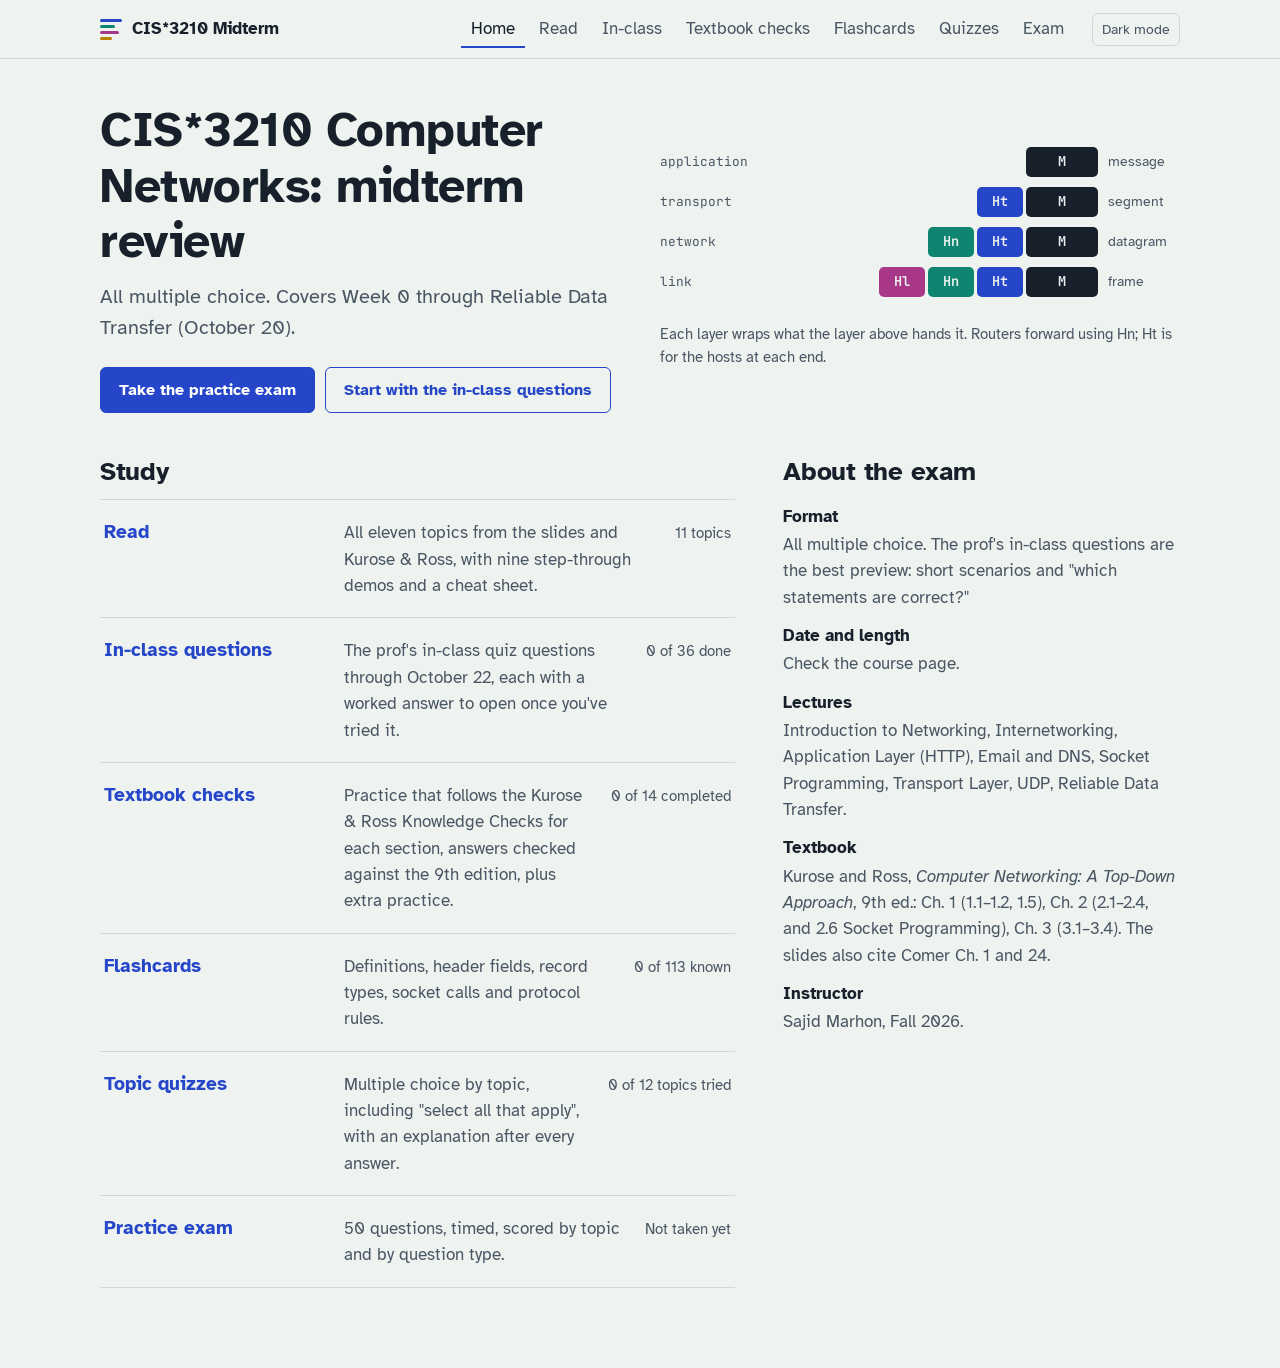
<file: cis3210-study/index.html>
<!doctype html>
<html lang="en">
<head>
  <meta charset="utf-8">
  <meta name="viewport" content="width=device-width, initial-scale=1">
  <title>CIS*3210 Midterm Study</title>
  <meta name="description" content="Reading notes, the prof's in-class questions, flashcards, topic quizzes and a timed practice exam for CIS*3210 Computer Networks.">
  <link rel="preconnect" href="https://fonts.googleapis.com">
  <link rel="preconnect" href="https://fonts.gstatic.com" crossorigin>
  <link href="https://fonts.googleapis.com/css2?family=Atkinson+Hyperlegible:wght@400;700&family=JetBrains+Mono:wght@400;600&display=swap" rel="stylesheet">
  <link rel="stylesheet" href="assets/style.css?v=20261022c">
  <link rel="icon" href="data:image/svg+xml,%3Csvg xmlns='http://www.w3.org/2000/svg' viewBox='0 0 16 16'%3E%3Crect x='0' y='1' width='16' height='3' rx='1' fill='%23a8378a'/%3E%3Crect x='2' y='5' width='14' height='3' rx='1' fill='%230e8570'/%3E%3Crect x='4' y='9' width='12' height='3' rx='1' fill='%232546c9'/%3E%3Crect x='7' y='13' width='9' height='3' rx='1' fill='%2318212b'/%3E%3C/svg%3E">
</head>
<body data-page="home">
  <header id="site-header"></header>
  <main>
    <section class="hero">
      <div>
        <h1>CIS*3210 Computer Networks: midterm review</h1>
        <p class="when" id="when">All multiple choice. Covers Week 0 through Reliable Data Transfer (October 20).</p>
        <p class="countdown" id="countdown"></p>
        <div class="btn-row">
          <a class="btn" href="exam.html">Take the practice exam</a>
          <a class="btn secondary" href="review.html">Start with the in-class questions</a>
        </div>
      </div>
      <figure class="stack" aria-label="A message gains a header at each layer: segment, datagram, frame">
        <div class="stack-row"><span class="stack-name">application</span><div class="stack-pkt"><span class="b m">M</span></div><span class="stack-unit">message</span></div>
        <div class="stack-row"><span class="stack-name">transport</span><div class="stack-pkt"><span class="b ht">Ht</span><span class="b m">M</span></div><span class="stack-unit">segment</span></div>
        <div class="stack-row"><span class="stack-name">network</span><div class="stack-pkt"><span class="b hn">Hn</span><span class="b ht">Ht</span><span class="b m">M</span></div><span class="stack-unit">datagram</span></div>
        <div class="stack-row"><span class="stack-name">link</span><div class="stack-pkt"><span class="b hl">Hl</span><span class="b hn">Hn</span><span class="b ht">Ht</span><span class="b m">M</span></div><span class="stack-unit">frame</span></div>
        <figcaption class="lanes-caption">Each layer wraps what the layer above hands it. Routers forward using Hn; Ht is for the hosts at each end.</figcaption>
      </figure>
    </section>

    <div class="home-grid">
      <section aria-labelledby="study-h">
        <h2 id="study-h" style="margin-top:0">Study</h2>
        <ul class="study-list">
          <li><a href="read.html"><span class="name">Read</span><span class="desc">All eleven topics from the slides and Kurose &amp; Ross, with nine step-through demos and a cheat sheet.</span><span class="stat">11 topics</span></a></li>
          <li><a href="review.html"><span class="name">In-class questions</span><span class="desc">The prof's in-class quiz questions through October 22, each with a worked answer to open once you've tried it.</span><span class="stat" id="stat-review"></span></a></li>
          <li><a href="knowledge.html"><span class="name">Textbook checks</span><span class="desc">Practice that follows the Kurose &amp; Ross Knowledge Checks for each section, answers checked against the 9th edition, plus extra practice.</span><span class="stat" id="stat-kc"></span></a></li>
          <li><a href="flashcards.html"><span class="name">Flashcards</span><span class="desc">Definitions, header fields, record types, socket calls and protocol rules.</span><span class="stat" id="stat-cards"></span></a></li>
          <li><a href="quiz.html"><span class="name">Topic quizzes</span><span class="desc">Multiple choice by topic, including "select all that apply", with an explanation after every answer.</span><span class="stat" id="stat-quiz"></span></a></li>
          <li><a href="exam.html"><span class="name">Practice exam</span><span class="desc">50 questions, timed, scored by topic and by question type.</span><span class="stat" id="stat-exam"></span></a></li>
        </ul>
      </section>

      <aside aria-labelledby="facts-h">
        <h2 id="facts-h" style="margin-top:0">About the exam</h2>
        <dl class="facts">
          <dt>Format</dt>
          <dd>All multiple choice. The prof's in-class questions are the best preview: short scenarios and "which statements are correct?"</dd>
          <dt>Date and length</dt>
          <dd id="date-fact">Check the course page.</dd>
          <dt>Lectures</dt>
          <dd>Introduction to Networking, Internetworking, Application Layer (HTTP), Email and DNS, Socket Programming, Transport Layer, UDP, Reliable Data Transfer.</dd>
          <dt>Textbook</dt>
          <dd>Kurose and Ross, <em>Computer Networking: A Top-Down Approach</em>, 9th ed.: Ch. 1 (1.1–1.2, 1.5), Ch. 2 (2.1–2.4, and 2.6 Socket Programming), Ch. 3 (3.1–3.4). The slides also cite Comer Ch. 1 and 24.</dd>
          <dt>Instructor</dt>
          <dd>Sajid Marhon, Fall 2026.</dd>
        </dl>
      </aside>
    </div>
  </main>

  <script src="assets/common.js?v=20261022c"></script>
  <script src="data/flashcards.js?v=20261022c"></script>
  <script src="data/bank.js?v=20261022c"></script>
  <script src="data/review.js?v=20261022c"></script>
  <script>
    (function () {
      const S = window.Study;
      const d = S.daysUntilExam();
      const cd = document.getElementById('countdown');
      if (d === null) cd.textContent = '';
      else if (d > 1) cd.innerHTML = '<strong>' + d + '</strong> days to go.';
      else if (d === 1) cd.innerHTML = '<strong>Tomorrow.</strong> Skim the cheat sheet and sleep.';
      else if (d === 0) cd.innerHTML = '<strong>Today.</strong> Good luck.';
      else cd.textContent = 'The exam date has passed.';
      if (S.EXAM_DATE) {
        document.getElementById('date-fact').textContent = S.EXAM_DATE.toLocaleDateString(undefined, { weekday: 'long', month: 'long', day: 'numeric' }) + '.';
      }

      document.getElementById('stat-kc').textContent = Object.keys(S.store.get('kcRefProgress', {})).length + ' of 14 completed';
      const known = S.store.get('cardsKnown', []);
      document.getElementById('stat-cards').textContent = known.length + ' of ' + window.FLASHCARDS.length + ' known';

      const rdone = S.store.get('reviewDone', []);
      document.getElementById('stat-review').textContent = rdone.length + ' of ' + window.REVIEW_BANK.length + ' done';

      const best = S.store.get('quizBest', {});
      const done = S.TOPIC_ORDER.filter(t => best[t]).length;
      document.getElementById('stat-quiz').textContent = done + ' of ' + S.TOPIC_ORDER.length + ' topics tried';

      const attempts = S.store.get('examAttempts', []);
      document.getElementById('stat-exam').textContent = attempts.length
        ? 'Best ' + Math.max.apply(null, attempts.map(a => Math.round(100 * a.score / a.total))) + '%'
        : 'Not taken yet';
    })();
  </script>
</body>
</html>
</file>
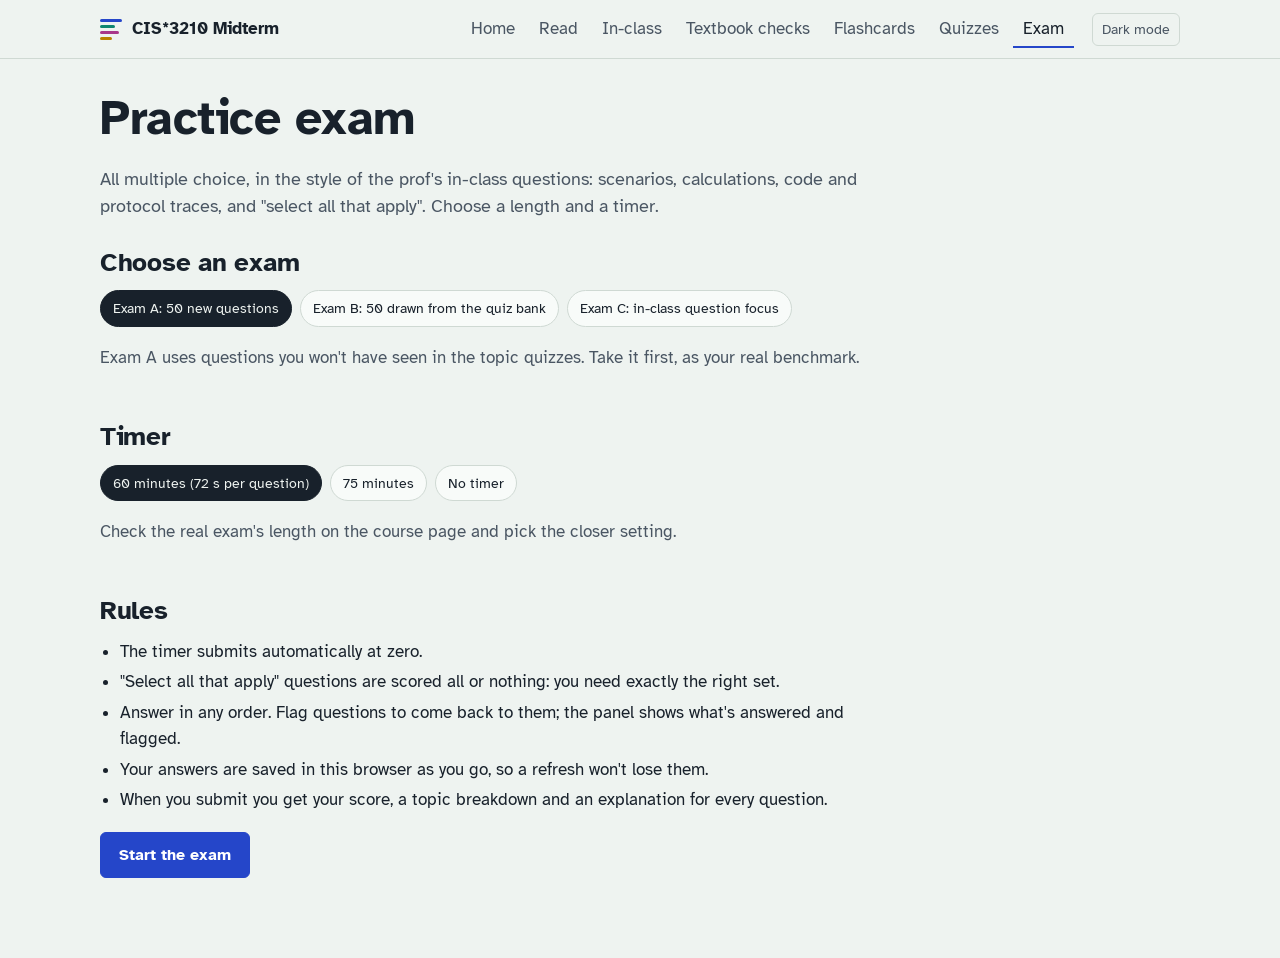
<file: cis3210-study/exam.html>
<!doctype html>
<html lang="en">
<head>
  <meta charset="utf-8">
  <meta name="viewport" content="width=device-width, initial-scale=1">
  <title>Practice exam — CIS*3210 Midterm Study</title>
  <link rel="preconnect" href="https://fonts.googleapis.com">
  <link rel="preconnect" href="https://fonts.gstatic.com" crossorigin>
  <link href="https://fonts.googleapis.com/css2?family=Atkinson+Hyperlegible:wght@400;700&family=JetBrains+Mono:wght@400;600&display=swap" rel="stylesheet">
  <link rel="stylesheet" href="assets/style.css?v=20261022c">
</head>
<body data-page="exam">
  <header id="site-header"></header>
  <main>
    <!-- Start -->
    <div id="start" class="start-panel">
      <div class="page-head">
        <h1>Practice exam</h1>
        <p>All multiple choice, in the style of the prof's in-class questions: scenarios, calculations, code and protocol traces, and "select all that apply". Choose a length and a timer.</p>
      </div>
      <h2 style="margin-top:0">Choose an exam</h2>
      <div class="chip-row" role="radiogroup" aria-label="Exam version" id="versions">
        <button class="chip" type="button" role="radio" data-v="A" aria-pressed="true" aria-checked="true">Exam A: 50 new questions</button>
        <button class="chip" type="button" role="radio" data-v="B" aria-pressed="false" aria-checked="false">Exam B: 50 drawn from the quiz bank</button>
        <button class="chip" type="button" role="radio" data-v="C" aria-pressed="false" aria-checked="false">Exam C: in-class question focus</button>
      </div>
      <p class="muted" id="version-note">Exam A uses questions you won't have seen in the topic quizzes. Take it first, as your real benchmark.</p>
      <h2>Timer</h2>
      <div class="chip-row" role="radiogroup" aria-label="Time limit" id="timers">
        <button class="chip" type="button" role="radio" data-m="60" aria-pressed="true" aria-checked="true">60 minutes (72 s per question)</button>
        <button class="chip" type="button" role="radio" data-m="75" aria-pressed="false" aria-checked="false">75 minutes</button>
        <button class="chip" type="button" role="radio" data-m="0" aria-pressed="false" aria-checked="false">No timer</button>
      </div>
      <p class="muted">Check the real exam's length on the course page and pick the closer setting.</p>
      <h2>Rules</h2>
      <ul class="rules">
        <li>The timer submits automatically at zero.</li>
        <li>"Select all that apply" questions are scored all or nothing: you need exactly the right set.</li>
        <li>Answer in any order. Flag questions to come back to them; the panel shows what's answered and flagged.</li>
        <li>Your answers are saved in this browser as you go, so a refresh won't lose them.</li>
        <li>When you submit you get your score, a topic breakdown and an explanation for every question.</li>
      </ul>
      <div class="btn-row" style="margin-top:18px">
        <button class="btn" type="button" id="begin">Start the exam</button>
        <button class="btn secondary" type="button" id="resume" hidden>Resume exam in progress</button>
      </div>
      <div id="history"></div>
    </div>

    <!-- In progress -->
    <div id="exam" hidden>
      <div class="exam-layout">
        <div id="questions"></div>
        <aside class="exam-side" id="side" aria-label="Exam progress">
          <div class="timer" id="timer" role="timer" aria-live="off">60:00</div>
          <div class="pace" id="pace"></div>
          <div class="btn-row" style="margin-bottom:8px">
            <button class="btn" type="button" id="submit">Submit exam</button>
            <button class="btn quiet grid-toggle" type="button" id="toggle-grid" aria-expanded="false">Questions</button>
          </div>
          <div class="qgrid" id="grid"></div>
          <div class="legend">
            <span><span class="kbd" style="background:var(--ink);color:var(--paper)">12</span> answered</span>
            <span><span class="kbd">12</span> not answered; a gold dot means flagged</span>
          </div>
        </aside>
      </div>
    </div>

    <!-- Results -->
    <div id="results" hidden>
      <div class="exam-layout">
        <div>
          <h1 id="res-title">Exam results</h1>
          <p class="score-big" id="res-score"></p>
          <p class="muted" id="res-sub"></p>
          <h2>By topic</h2>
          <div class="table-wrap"><table class="breakdown" id="by-topic"></table></div>
          <h2>By question type</h2>
          <div class="table-wrap"><table class="breakdown" id="by-kind"></table></div>
          <h2>Review</h2>
          <div class="chip-row" id="review-filter" role="group" aria-label="Show">
            <button class="chip" type="button" data-f="missed" aria-pressed="true">Missed</button>
            <button class="chip" type="button" data-f="flagged" aria-pressed="false">Flagged</button>
            <button class="chip" type="button" data-f="all" aria-pressed="false">All questions</button>
          </div>
          <div id="review"></div>
          <div class="btn-row" style="margin-top:20px">
            <button class="btn" type="button" id="new-exam">Take another exam</button>
            <a class="btn secondary" href="quiz.html">Practice weak topics</a>
          </div>
        </div>
        <aside class="exam-side">
          <div class="qgrid" id="res-grid" style="display:grid"></div>
          <div class="legend"><span>Green = correct, red = wrong or blank. Click a number to jump to it.</span></div>
        </aside>
      </div>
    </div>
  </main>

  <script src="assets/common.js?v=20261022c"></script>
  <script src="data/bank.js?v=20261022c"></script>
  <script src="data/review.js?v=20261022c"></script>
  <script src="data/exam.js?v=20261022c"></script>
  <script>
  (function () {
    const S = window.Study;
    const el = id => document.getElementById(id);
    const LETTERS = ['A', 'B', 'C', 'D', 'E', 'F', 'G', 'H', 'I'];
    const BY_ID = {};
    window.QUIZ_BANK.concat(window.EXAM_A).forEach(q => { BY_ID[q.id] = q; });

    let version = 'A', minutes = 60, st = null, tick = null;

    /* ---------- start screen ---------- */
    function radio(host, attr, onPick) {
      host.querySelectorAll('button').forEach(b => b.addEventListener('click', () => {
        host.querySelectorAll('button').forEach(x => { x.setAttribute('aria-pressed', String(x === b)); x.setAttribute('aria-checked', String(x === b)); });
        onPick(b.dataset[attr]);
      }));
    }
    radio(el('versions'), 'v', v => {
      version = v;
      el('version-note').textContent = v === 'A'
        ? 'Exam A uses questions you won\'t have seen in the topic quizzes. Take it first, as your real benchmark.'
        : v === 'C'
        ? 'Exam C has all ' + window.REVIEW_BANK.length + ' questions built from the prof\'s in-class questions, plus ' + (50 - window.REVIEW_BANK.length) + ' drawn from the other topics.'
        : 'Exam B draws a fresh random 50 from the quiz bank each time, spread across all topics.';
    });
    radio(el('timers'), 'm', m => { minutes = Number(m); });

    const byTopic = (a, b) => S.TOPIC_ORDER.indexOf(a.topic) - S.TOPIC_ORDER.indexOf(b.topic);

    function buildExamC() {
      const review = window.REVIEW_BANK.slice();
      const others = S.shuffle(window.QUIZ_BANK.filter(q => q.topic !== 'review')).slice(0, 50 - review.length);
      return others.concat(review).sort(byTopic);
    }

    function buildExamB() {
      const bank = window.QUIZ_BANK;
      const picked = [];
      S.TOPIC_ORDER.forEach(t => {
        const pool = S.shuffle(bank.filter(q => q.topic === t));
        picked.push.apply(picked, pool.slice(0, Math.round(50 * pool.length / bank.length)));
      });
      const rest = S.shuffle(bank.filter(q => picked.indexOf(q) < 0));
      while (picked.length < 50) picked.push(rest.shift());
      while (picked.length > 50) picked.pop();
      return picked.sort(byTopic);
    }

    function begin() {
      const qs = version === 'A' ? window.EXAM_A.slice() : version === 'C' ? buildExamC() : buildExamB();
      const orders = {};
      qs.forEach(q => { orders[q.id] = S.optionOrder(q); });
      st = { version: version, ids: qs.map(q => q.id), orders: orders, answers: {}, flags: {}, start: Date.now(), minutes: minutes };
      save();
      openExam();
    }

    function save() { S.store.set('examInProgress', st); }
    const duration = () => st.minutes * 60 * 1000;
    const isAnswered = id => S.answered(st.answers[id]);

    function showHistory() {
      const attempts = S.store.get('examAttempts', []);
      const inProgress = S.store.get('examInProgress', null);
      el('resume').hidden = !inProgress;
      if (!attempts.length) { el('history').innerHTML = ''; return; }
      el('history').innerHTML = '<h2>Past attempts</h2><div class="table-wrap"><table><thead><tr><th>Date</th><th>Exam</th><th>Score</th><th>Time used</th></tr></thead><tbody>' +
        attempts.slice().reverse().map(a => '<tr><td>' + new Date(a.when).toLocaleString() + '</td><td>' + a.version + '</td><td>' + a.score + ' / ' + a.total + ' (' + Math.round(100 * a.score / a.total) + '%)</td><td>' + (a.used === null ? 'Untimed' : fmtTime(a.used)) + '</td></tr>').join('') +
        '</tbody></table></div>';
    }

    /* ---------- exam ---------- */
    function optionButtons(q, i) {
      const ord = st.orders[q.id], multi = S.isMulti(q), mine = st.answers[q.id];
      const isOn = oi => multi ? Array.isArray(mine) && mine.indexOf(oi) >= 0 : mine === oi;
      return '<div class="options" role="' + (multi ? 'group' : 'radiogroup') + '" aria-label="Question ' + (i + 1) + ' choices">' +
        ord.map((oi, k) => '<button class="option' + (multi ? ' multi' : '') + '" type="button" role="' + (multi ? 'checkbox' : 'radio') + '" data-i="' + i + '" data-o="' + oi + '" aria-checked="' + isOn(oi) + '"><span class="letter">' + LETTERS[k] + '</span><span>' + S.md(q.options[oi]) + '</span></button>').join('') +
        '</div>';
    }

    function openExam() {
      el('start').hidden = true; el('results').hidden = true; el('exam').hidden = false;
      const qs = st.ids.map(id => BY_ID[id]);
      el('questions').innerHTML = qs.map((q, i) =>
        '<section class="exam-q" id="q-' + i + '">' +
        '<div class="q-meta"><span>Question ' + (i + 1) + ' of ' + qs.length + '</span><span>' + S.KIND_LABEL[q.kind] + '</span></div>' +
        S.stemHTML(q) + optionButtons(q, i) +
        '<div class="btn-row"><button class="btn quiet flag-btn" type="button" data-i="' + i + '" aria-pressed="' + Boolean(st.flags[q.id]) + '">' + (st.flags[q.id] ? 'Flagged' : 'Flag for review') + '</button>' +
        '<button class="btn quiet clear-btn" type="button" data-i="' + i + '">Clear answer</button></div></section>').join('');

      el('questions').querySelectorAll('.option').forEach(b => b.addEventListener('click', () => {
        const i = Number(b.dataset.i), q = BY_ID[st.ids[i]], oi = Number(b.dataset.o);
        if (S.isMulti(q)) {
          const cur = Array.isArray(st.answers[q.id]) ? st.answers[q.id].slice() : [];
          const at = cur.indexOf(oi);
          if (at >= 0) cur.splice(at, 1); else cur.push(oi);
          if (cur.length) st.answers[q.id] = cur.sort(); else delete st.answers[q.id];
          b.setAttribute('aria-checked', String(at < 0));
        } else {
          st.answers[q.id] = oi;
          b.parentElement.querySelectorAll('.option').forEach(x => x.setAttribute('aria-checked', String(x === b)));
        }
        save(); updateGrid();
      }));
      el('questions').querySelectorAll('.flag-btn').forEach(b => b.addEventListener('click', () => {
        const q = BY_ID[st.ids[Number(b.dataset.i)]];
        st.flags[q.id] = !st.flags[q.id];
        b.setAttribute('aria-pressed', String(st.flags[q.id]));
        b.textContent = st.flags[q.id] ? 'Flagged' : 'Flag for review';
        save(); updateGrid();
      }));
      el('questions').querySelectorAll('.clear-btn').forEach(b => b.addEventListener('click', () => {
        const i = Number(b.dataset.i), q = BY_ID[st.ids[i]];
        delete st.answers[q.id];
        el('q-' + i).querySelectorAll('.option').forEach(x => x.setAttribute('aria-checked', 'false'));
        save(); updateGrid();
      }));

      el('grid').innerHTML = st.ids.map((id, i) => '<button type="button" data-i="' + i + '">' + (i + 1) + '</button>').join('');
      el('grid').querySelectorAll('button').forEach(b => b.addEventListener('click', () => jump(Number(b.dataset.i))));
      updateGrid();

      clearInterval(tick);
      if (st.minutes) { tick = setInterval(updateTimer, 1000); updateTimer(); }
      else { el('timer').textContent = 'Untimed'; }
      window.scrollTo(0, 0);
    }

    function jump(i) {
      const target = el('q-' + i) || el('rq-' + i);
      if (target) target.scrollIntoView({ behavior: 'smooth', block: 'start' });
      el('side').classList.remove('open'); el('toggle-grid').setAttribute('aria-expanded', 'false');
    }

    function updateGrid() {
      const n = st.ids.filter(isAnswered).length;
      el('grid').querySelectorAll('button').forEach((b, i) => {
        const id = st.ids[i];
        b.classList.toggle('answered', isAnswered(id));
        b.classList.toggle('flagged', Boolean(st.flags[id]));
        b.setAttribute('aria-label', 'Question ' + (i + 1) + (isAnswered(id) ? ', answered' : ', not answered') + (st.flags[id] ? ', flagged' : ''));
      });
      el('submit').textContent = 'Submit exam (' + n + '/' + st.ids.length + ')';
      if (!st.minutes) el('pace').textContent = n + ' of ' + st.ids.length + ' answered';
    }

    function fmtTime(ms) {
      const s = Math.max(0, Math.round(ms / 1000));
      return Math.floor(s / 60) + ':' + String(s % 60).padStart(2, '0');
    }

    function updateTimer() {
      const elapsed = Date.now() - st.start;
      const left = duration() - elapsed;
      el('timer').textContent = fmtTime(left);
      el('timer').classList.toggle('low', left < 5 * 60 * 1000);
      const per = duration() / st.ids.length;
      const target = Math.min(st.ids.length, Math.floor(elapsed / per) + 1);
      const n = st.ids.filter(isAnswered).length;
      el('pace').textContent = n + ' of ' + st.ids.length + ' answered. On pace you\'d be at question ' + target + '.';
      if (left <= 0) { clearInterval(tick); submit(true); }
    }

    function submit(auto) {
      const blank = st.ids.filter(id => !isAnswered(id)).length;
      if (!auto && blank > 0 && !window.confirm(blank + ' question' + (blank === 1 ? ' is' : 's are') + ' unanswered. Submit anyway?')) return;
      clearInterval(tick);
      const qs = st.ids.map(id => BY_ID[id]);
      const score = qs.filter(q => S.isCorrect(q, st.answers[q.id])).length;
      const used = st.minutes ? Math.min(Date.now() - st.start, duration()) : null;
      const attempts = S.store.get('examAttempts', []);
      attempts.push({ when: Date.now(), version: st.version, score: score, total: qs.length, used: used });
      S.store.set('examAttempts', attempts);
      S.store.remove('examInProgress');
      showResults(qs, score, used, auto);
    }

    /* ---------- results ---------- */
    let reviewFilter = 'missed', lastQs = [];
    function showResults(qs, score, used, auto) {
      lastQs = qs;
      el('exam').hidden = true; el('results').hidden = false;
      const pct = Math.round(100 * score / qs.length);
      el('res-title').textContent = 'Exam ' + st.version + ' results';
      el('res-score').textContent = score + ' / ' + qs.length + ' (' + pct + '%)';
      el('res-sub').textContent = (auto ? 'Time ran out. ' : '') + (used === null ? 'Untimed attempt.' : 'Time used: ' + fmtTime(used) + ' of ' + st.minutes + ':00.');

      function table(keys, keyOf, label) {
        const rows = keys.map(k => {
          const sub = qs.filter(q => keyOf(q) === k);
          if (!sub.length) return '';
          const right = sub.filter(q => S.isCorrect(q, st.answers[q.id])).length;
          const p = Math.round(100 * right / sub.length);
          return '<tr><td>' + S.esc(label(k)) + '</td><td class="bar-cell"><div class="mini-bar"><span style="width:' + p + '%"></span></div></td><td>' + right + ' / ' + sub.length + '</td></tr>';
        }).join('');
        return '<thead><tr><th>Area</th><th class="bar-cell">Score</th><th>Correct</th></tr></thead><tbody>' + rows + '</tbody>';
      }
      el('by-topic').innerHTML = table(S.TOPIC_ORDER, q => q.topic, k => S.TOPICS[k]);
      el('by-kind').innerHTML = table(['concept', 'scenario', 'calc', 'code', 'multi'], q => S.isMulti(q) ? 'multi' : q.kind,
        k => k === 'multi' ? 'Select all that apply (any type)' : S.KIND_LABEL[k]);

      el('res-grid').innerHTML = qs.map((q, i) => '<button type="button" data-i="' + i + '" class="' + (S.isCorrect(q, st.answers[q.id]) ? 'right' : 'miss') + '">' + (i + 1) + '</button>').join('');
      el('res-grid').querySelectorAll('button').forEach(b => b.addEventListener('click', () => {
        if (reviewFilter !== 'all') setFilter('all');
        jump(Number(b.dataset.i));
      }));
      renderReview();
      window.scrollTo(0, 0);
    }

    function setFilter(f) {
      reviewFilter = f;
      el('review-filter').querySelectorAll('button').forEach(x => x.setAttribute('aria-pressed', String(x.dataset.f === f)));
      renderReview();
    }
    el('review-filter').querySelectorAll('button').forEach(b => b.addEventListener('click', () => setFilter(b.dataset.f)));

    function renderReview() {
      const items = lastQs.map((q, i) => ({ q: q, i: i })).filter(o => {
        const ok = S.isCorrect(o.q, st.answers[o.q.id]);
        return reviewFilter === 'all' || (reviewFilter === 'missed' && !ok) || (reviewFilter === 'flagged' && st.flags[o.q.id]);
      });
      if (!items.length) {
        el('review').innerHTML = '<p>' + (reviewFilter === 'missed' ? 'You missed nothing.' : 'You didn\'t flag any questions.') + '</p>';
        return;
      }
      el('review').innerHTML = items.map(o => {
        const q = o.q, ord = st.orders[q.id], mine = st.answers[q.id], ok = S.isCorrect(q, mine);
        const chose = oi => Array.isArray(mine) ? mine.indexOf(oi) >= 0 : mine === oi;
        return '<section class="exam-q" id="rq-' + o.i + '"><div class="q-meta"><span>Question ' + (o.i + 1) + '</span><span>' + S.TOPICS[q.topic] + '</span><span>' + S.KIND_LABEL[q.kind] + '</span></div>' +
          S.stemHTML(q) + '<div class="options">' +
          ord.map((oi, k) => {
            const right = S.isRightOption(q, oi), c = chose(oi);
            const cls = right && c ? ' correct' : right ? (S.isMulti(q) ? ' missed' : ' correct') : c ? ' wrong' : '';
            return '<div class="option' + (S.isMulti(q) ? ' multi' : '') + cls + '"><span class="letter">' + LETTERS[k] + '</span><span>' + S.md(q.options[oi]) +
              (q.explain ? '<span class="opt-why">' + S.md(q.explain[oi]) + '</span>' : '') + '</span></div>';
          }).join('') +
          '</div><div class="feedback ' + (ok ? 'ok' : 'no') + '"><strong>' + (ok ? 'Correct.' : (!S.answered(mine) ? 'Not answered.' : 'Incorrect.')) + '</strong>' + S.md(q.why) + '</div>' + S.extrasHTML(q) + '</section>';
      }).join('');
    }

    /* ---------- wiring ---------- */
    el('begin').addEventListener('click', () => {
      if (S.store.get('examInProgress', null) && !window.confirm('Start a new exam? Your exam in progress will be discarded.')) return;
      begin();
    });
    el('resume').addEventListener('click', () => {
      st = S.store.get('examInProgress', null);
      if (!st || !st.ids.every(id => BY_ID[id])) { S.store.remove('examInProgress'); showHistory(); return; }
      if (st.minutes === undefined) st.minutes = 60;
      if (st.minutes && Date.now() - st.start >= duration()) { openExam(); submit(true); return; }
      openExam();
    });
    el('submit').addEventListener('click', () => submit(false));
    el('toggle-grid').addEventListener('click', () => {
      const open = el('side').classList.toggle('open');
      el('toggle-grid').setAttribute('aria-expanded', String(open));
    });
    el('new-exam').addEventListener('click', () => {
      el('results').hidden = true; el('start').hidden = false; showHistory(); window.scrollTo(0, 0);
    });

    showHistory();
  })();
  </script>
</body>
</html>
</file>
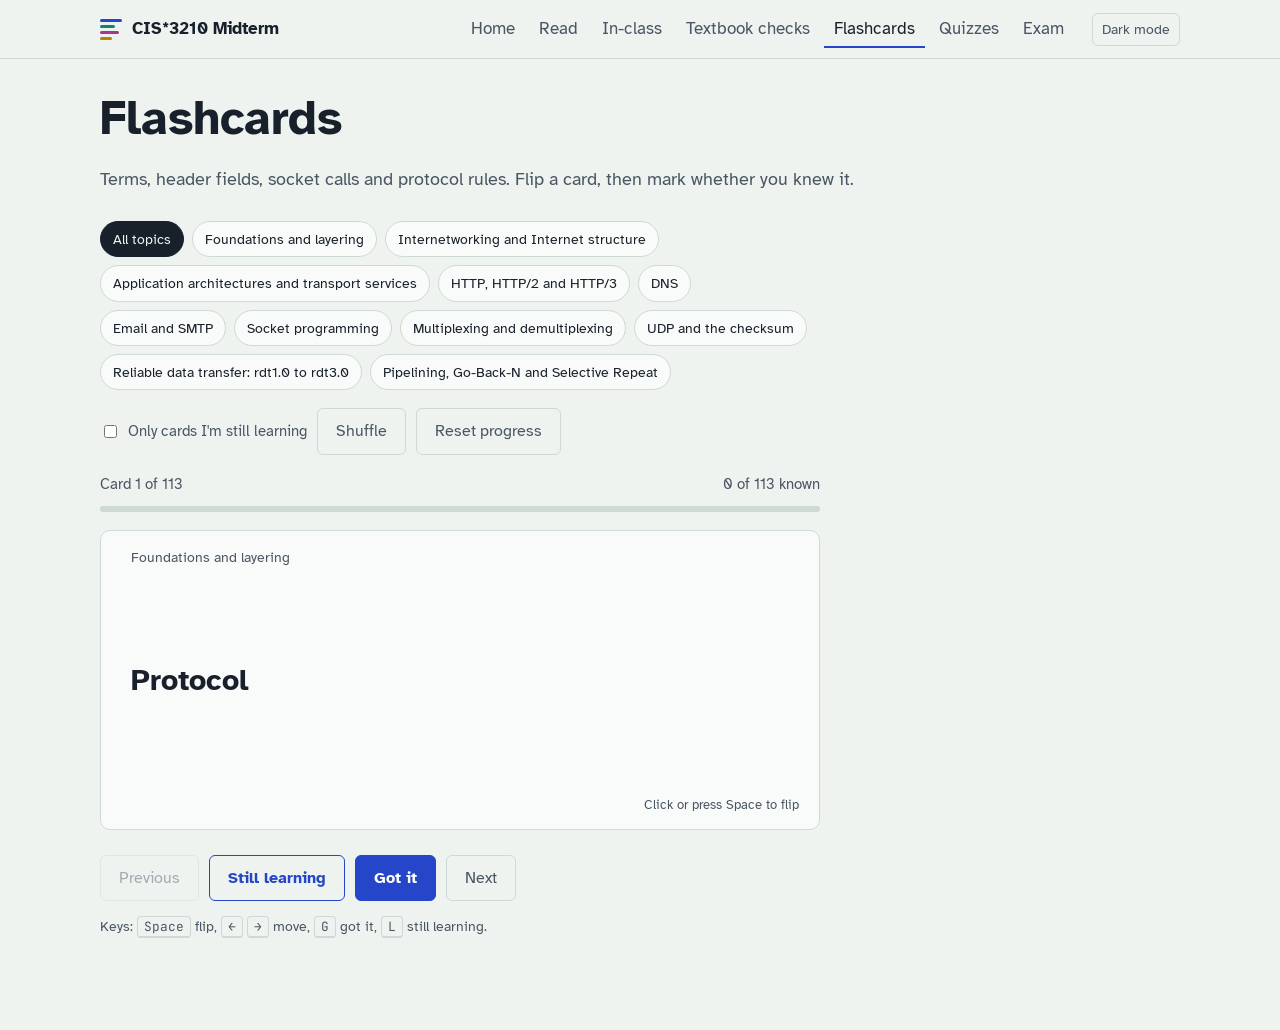
<file: cis3210-study/flashcards.html>
<!doctype html>
<html lang="en">
<head>
  <meta charset="utf-8">
  <meta name="viewport" content="width=device-width, initial-scale=1">
  <title>Flashcards — CIS*3210 Midterm Study</title>
  <link rel="preconnect" href="https://fonts.googleapis.com">
  <link rel="preconnect" href="https://fonts.gstatic.com" crossorigin>
  <link href="https://fonts.googleapis.com/css2?family=Atkinson+Hyperlegible:wght@400;700&family=JetBrains+Mono:wght@400;600&display=swap" rel="stylesheet">
  <link rel="stylesheet" href="assets/style.css?v=20261022c">
</head>
<body data-page="flashcards">
  <header id="site-header"></header>
  <main>
    <div class="page-head">
      <h1>Flashcards</h1>
      <p>Terms, header fields, socket calls and protocol rules. Flip a card, then mark whether you knew it.</p>
    </div>

    <div class="fc-wrap">
      <div class="chip-row" id="topics" role="group" aria-label="Topic"></div>
      <div class="btn-row" style="margin-bottom:18px">
        <label class="inline"><input type="checkbox" id="learning-only"> Only cards I'm still learning</label>
        <button class="btn quiet" type="button" id="shuffle">Shuffle</button>
        <button class="btn quiet" type="button" id="reset">Reset progress</button>
      </div>

      <div class="fc-meta"><span id="position"></span><span id="known-count"></span></div>
      <div class="fc-progress" aria-hidden="true"><span id="known-bar"></span></div>

      <div id="stage">
        <div class="card-stage">
          <button class="flashcard" id="card" type="button" aria-live="polite">
            <div class="face front"><span class="topic-tag" id="front-topic"></span><div class="text" id="front-text"></div><span class="hint">Click or press Space to flip</span></div>
            <div class="face back"><span class="topic-tag" id="back-topic"></span><div class="text" id="back-text"></div></div>
          </button>
        </div>
        <div class="btn-row">
          <button class="btn quiet" type="button" id="prev">Previous</button>
          <button class="btn secondary" type="button" id="again">Still learning</button>
          <button class="btn" type="button" id="got">Got it</button>
          <button class="btn quiet" type="button" id="next">Next</button>
        </div>
        <p class="muted" style="margin-top:14px;font-size:0.9rem">Keys: <span class="kbd">Space</span> flip, <span class="kbd">←</span> <span class="kbd">→</span> move, <span class="kbd">G</span> got it, <span class="kbd">L</span> still learning.</p>
      </div>
      <div id="empty" hidden>
        <p class="lead"><strong>You know every card in this set.</strong></p>
        <p>Turn off "Only cards I'm still learning" to review them all, or pick another topic.</p>
      </div>
    </div>
  </main>

  <script src="assets/common.js?v=20261022c"></script>
  <script src="data/flashcards.js?v=20261022c"></script>
  <script>
  (function () {
    const S = window.Study;
    const ALL = window.FLASHCARDS.map((c, i) => Object.assign({ key: c.topic + ':' + c.front }, c));
    let known = new Set(S.store.get('cardsKnown', []));
    let topic = 'all', learningOnly = false, deck = [], pos = 0;

    const el = id => document.getElementById(id);
    const card = el('card');

    function saveKnown() { S.store.set('cardsKnown', Array.from(known)); }

    function buildTopics() {
      const host = el('topics');
      const opts = [['all', 'All topics']].concat(S.TOPIC_ORDER.filter(t => ALL.some(c => c.topic === t)).map(t => [t, S.TOPICS[t]]));
      host.innerHTML = opts.map(o => '<button class="chip" type="button" data-topic="' + o[0] + '" aria-pressed="' + (o[0] === topic) + '">' + S.esc(o[1]) + '</button>').join('');
      host.querySelectorAll('button').forEach(b => b.addEventListener('click', () => {
        topic = b.dataset.topic;
        host.querySelectorAll('button').forEach(x => x.setAttribute('aria-pressed', String(x === b)));
        buildDeck(false);
      }));
    }

    function buildDeck(shuffled) {
      let cards = ALL.filter(c => topic === 'all' || c.topic === topic);
      if (learningOnly) cards = cards.filter(c => !known.has(c.key));
      deck = shuffled ? S.shuffle(cards) : cards;
      pos = 0;
      render();
    }

    function render() {
      const inTopic = ALL.filter(c => topic === 'all' || c.topic === topic);
      const k = inTopic.filter(c => known.has(c.key)).length;
      el('known-count').textContent = k + ' of ' + inTopic.length + ' known';
      el('known-bar').style.width = (inTopic.length ? (100 * k / inTopic.length) : 0) + '%';
      if (!deck.length) {
        el('stage').hidden = true; el('empty').hidden = false; el('position').textContent = '';
        return;
      }
      el('stage').hidden = false; el('empty').hidden = true;
      const c = deck[pos];
      card.classList.remove('flipped');
      el('front-text').innerHTML = S.md(c.front);
      el('back-text').innerHTML = S.md(c.back);
      const t = S.TOPICS[c.topic] + (known.has(c.key) ? ', marked known' : '');
      el('front-topic').textContent = t; el('back-topic').textContent = t;
      el('position').textContent = 'Card ' + (pos + 1) + ' of ' + deck.length;
      el('prev').disabled = pos === 0;
    }

    function flip() { card.classList.toggle('flipped'); }
    function move(d) {
      if (!deck.length) return;
      pos = Math.min(Math.max(pos + d, 0), deck.length - 1);
      render();
    }
    function mark(isKnown) {
      if (!deck.length) return;
      const c = deck[pos];
      if (isKnown) known.add(c.key); else known.delete(c.key);
      saveKnown();
      if (learningOnly && isKnown) {
        deck.splice(pos, 1);
        if (pos >= deck.length) pos = Math.max(0, deck.length - 1);
        render();
      } else if (pos < deck.length - 1) { move(1); } else { render(); }
    }

    card.addEventListener('click', flip);
    el('prev').addEventListener('click', () => move(-1));
    el('next').addEventListener('click', () => move(1));
    el('got').addEventListener('click', () => mark(true));
    el('again').addEventListener('click', () => mark(false));
    el('shuffle').addEventListener('click', () => buildDeck(true));
    el('learning-only').addEventListener('change', e => { learningOnly = e.target.checked; buildDeck(false); });
    el('reset').addEventListener('click', () => {
      if (!window.confirm('Mark every card as still learning?')) return;
      known = new Set(); saveKnown(); buildDeck(false);
    });
    document.addEventListener('keydown', e => {
      if (e.target.closest && e.target.closest('input, select, textarea')) return;
      if (e.key === ' ' || e.key === 'Enter') { if (e.target === card || e.target === document.body) { e.preventDefault(); flip(); } }
      else if (e.key === 'ArrowRight') move(1);
      else if (e.key === 'ArrowLeft') move(-1);
      else if (e.key === 'g' || e.key === 'G') mark(true);
      else if (e.key === 'l' || e.key === 'L') mark(false);
    });

    buildTopics();
    buildDeck(false);
  })();
  </script>
</body>
</html>
</file>
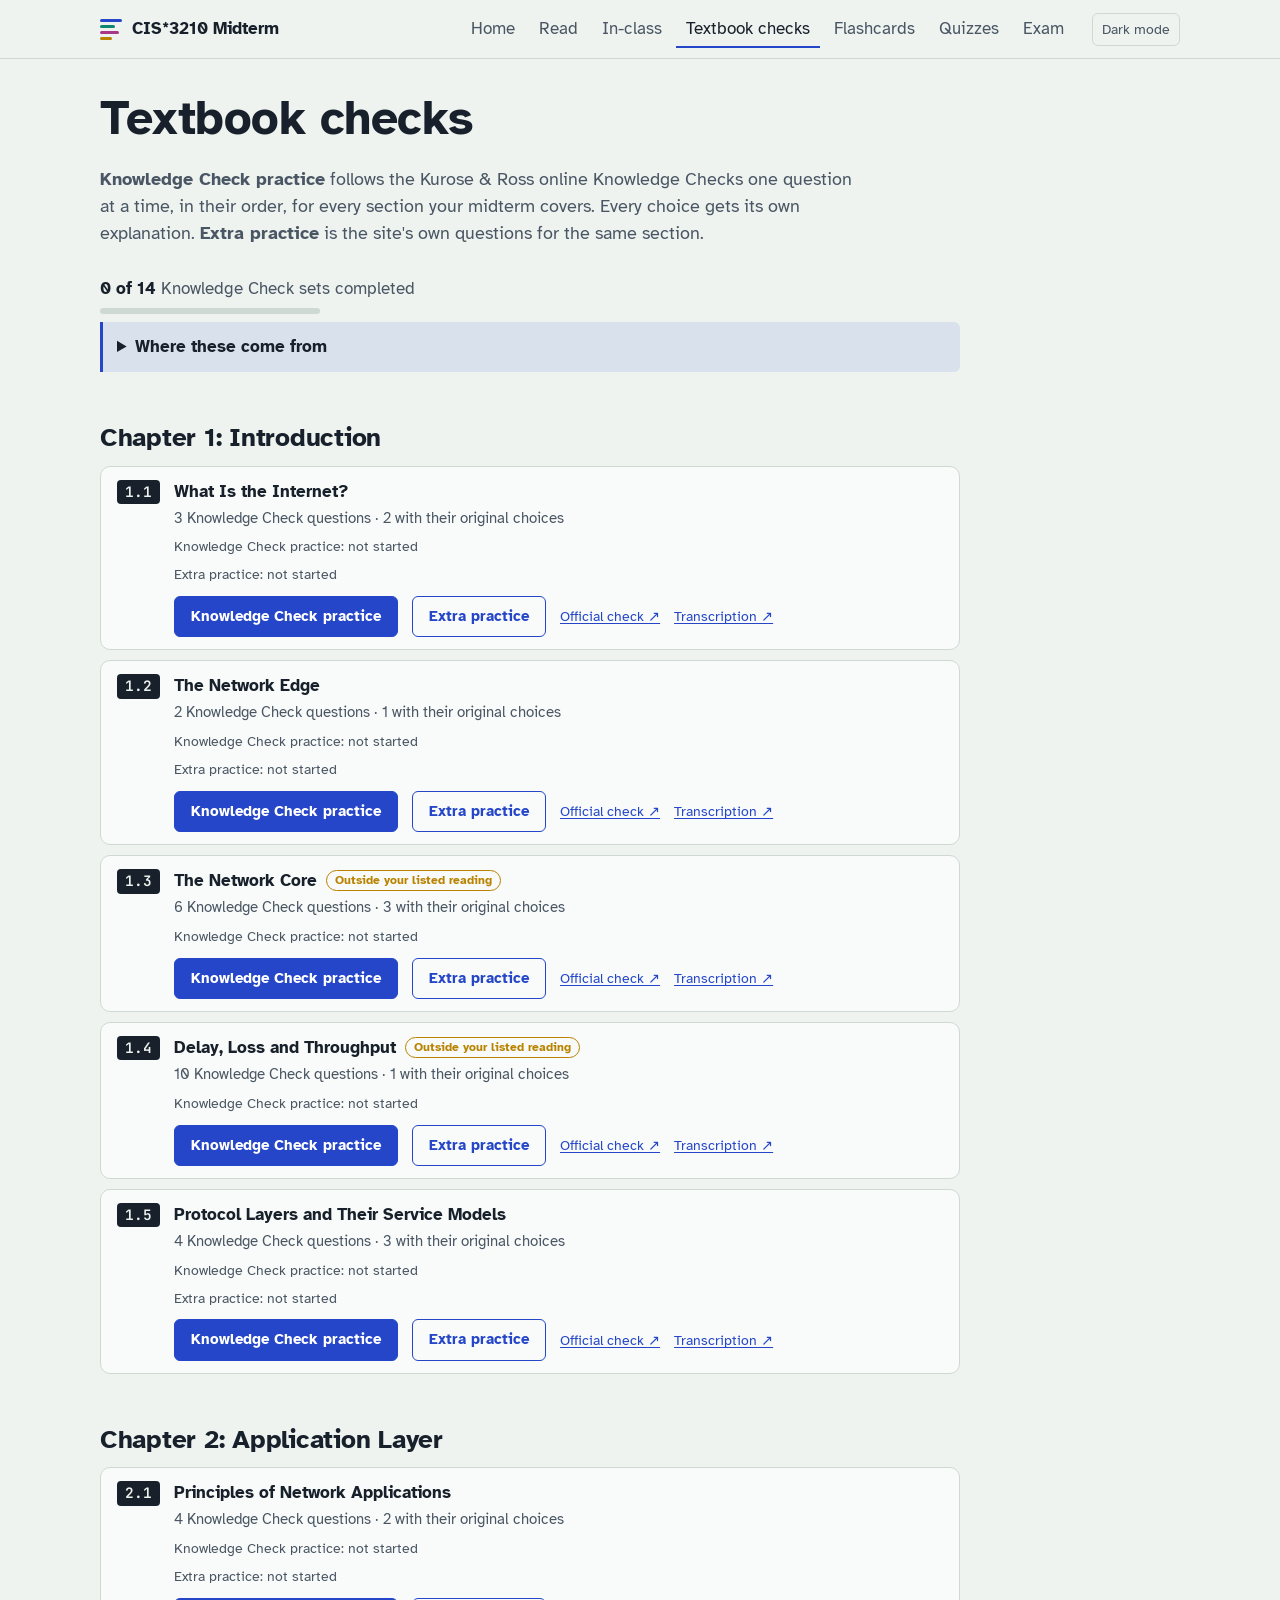
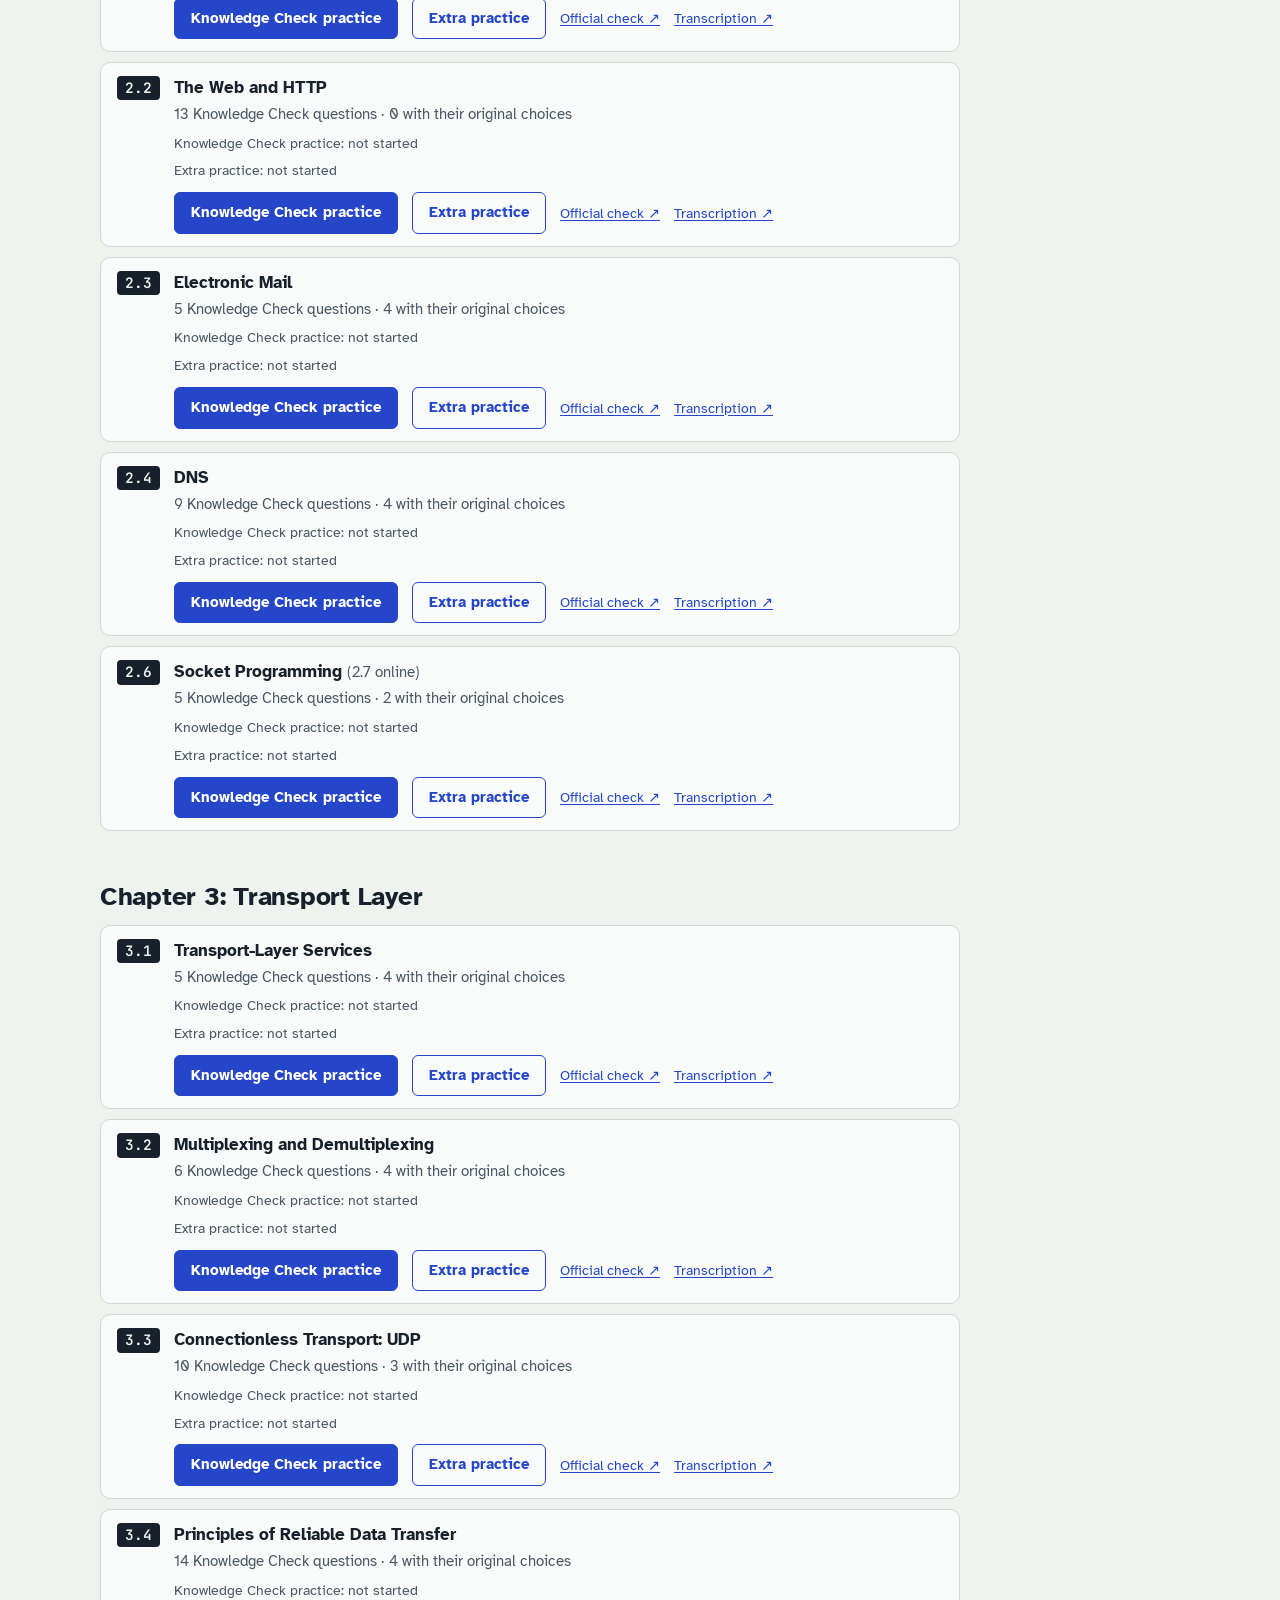
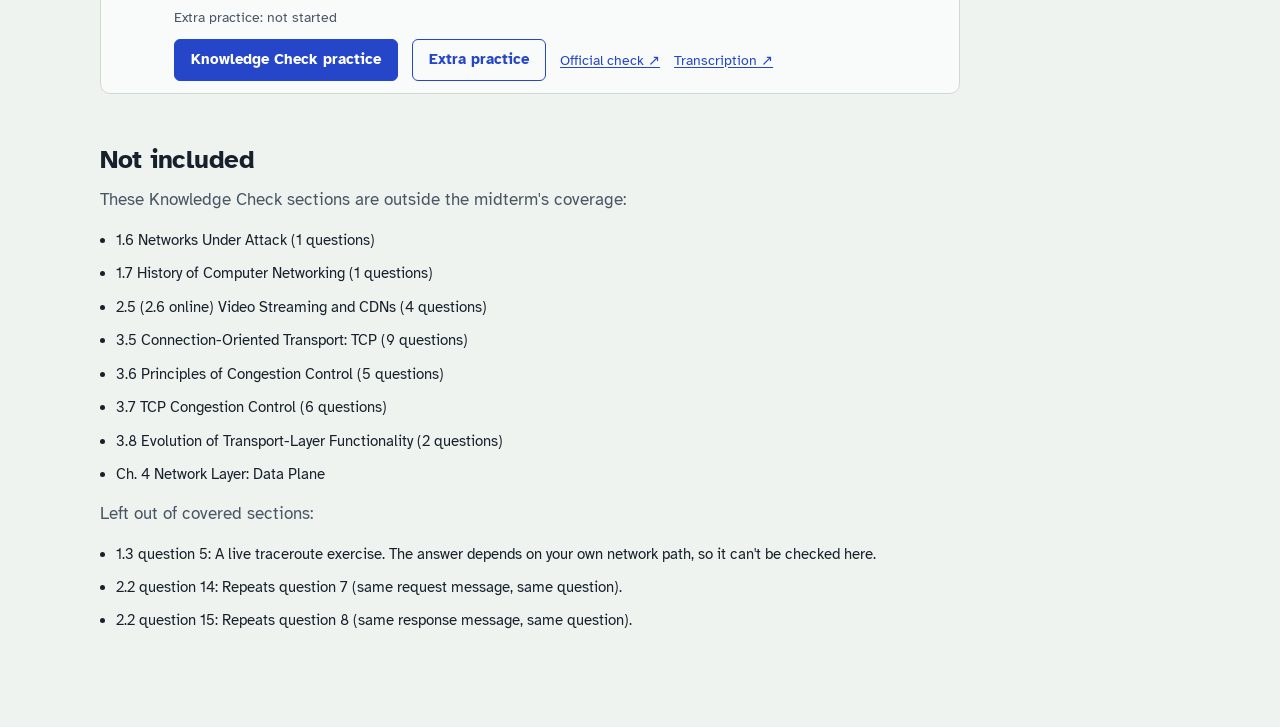
<file: cis3210-study/knowledge.html>
<!doctype html>
<html lang="en">
<head>
  <meta charset="utf-8">
  <meta name="viewport" content="width=device-width, initial-scale=1">
  <title>Textbook checks — CIS*3210 Midterm Study</title>
  <link rel="preconnect" href="https://fonts.googleapis.com">
  <link rel="preconnect" href="https://fonts.gstatic.com" crossorigin>
  <link href="https://fonts.googleapis.com/css2?family=Atkinson+Hyperlegible:wght@400;700&family=JetBrains+Mono:wght@400;600&display=swap" rel="stylesheet">
  <link rel="stylesheet" href="assets/style.css?v=20261022c">
</head>
<body data-page="knowledge">
  <header id="site-header"></header>
  <main>
    <!-- Section list -->
    <div id="list">
      <div class="page-head">
        <h1>Textbook checks</h1>
        <p><strong>Knowledge Check practice</strong> follows the Kurose &amp; Ross online Knowledge Checks one question at a time, in their order, for every section your midterm covers. Every choice gets its own explanation. <strong>Extra practice</strong> is the site's own questions for the same section.</p>
      </div>

      <div class="review-bar">
        <div><strong id="done-count">0 of 14</strong> <span class="muted">Knowledge Check sets completed</span>
          <div class="fc-progress" aria-hidden="true"><span id="done-bar"></span></div></div>
      </div>

      <details class="callout kc-note" id="about">
        <summary><strong>Where these come from</strong></summary>
        <p><strong>Source.</strong> Each item matches one question from the Kurose &amp; Ross online Knowledge Checks, as transcribed in <a href="https://github.com/daf2a/Computer_Networking_Problemset" target="_blank" rel="noopener">daf2a/Computer_Networking_Problemset</a> (December 2023). That repo's README says 7th edition, but the question set follows the online site's 8th-edition layout (for example, Socket Programming is 2.7 there). Section numbers on this page follow your 9th edition.</p>
        <p><strong>Wording.</strong> The setups, numbers and correct answers follow the originals; the question text is reworded, because the original wording belongs to the authors. Every answer was checked against the 9th edition, and an <em>answer-key note</em> appears wherever the transcription's key disagrees with it.</p>
        <p><strong>What each tag means.</strong></p>
        <ul class="fid-key">
          <li><span class="fid-tag full">Original choices</span> The original's choices (true/false, matching pairs, or a list in the question) and its answer are both available.</li>
          <li><span class="fid-tag pool">Shared choice list</span> Sibling questions in the original shared one list; the choices here are their combined answers.</li>
          <li><span class="fid-tag setup">Choices added</span> The original was a calculation or fill-in; its setup and answer are kept, and the choices were written for this site.</li>
          <li><span class="fid-tag answer">Choices added</span> Only the original's correct answer is known; the other choices were written for this site.</li>
        </ul>
        <p><strong>Your instructor's questions</strong> stay on the <a href="review.html">In-class</a> page and are never mixed in here.</p>
      </details>

      <div id="sections"></div>
      <div id="not-included"></div>
    </div>

    <!-- Practice runner -->
    <div id="runner" hidden>
      <div class="qcard">
        <div class="progress-line" aria-hidden="true"><span id="bar"></span></div>
        <div class="q-meta"><span id="q-pos"></span><span id="q-sec"></span><span id="q-origin"></span></div>
        <p class="q-concept" id="q-concept"></p>
        <div id="stem"></div>
        <div id="answer-area"></div>
        <div id="feedback"></div>
        <div class="btn-row">
          <button class="btn" type="button" id="check" hidden>Check answer</button>
          <button class="btn" type="button" id="next" hidden>Next question</button>
          <button class="btn quiet" type="button" id="quit">Back to sections</button>
        </div>
      </div>
    </div>

    <!-- Results -->
    <div id="results" hidden>
      <div class="qcard">
        <h1 id="r-title">Section complete</h1>
        <p class="score-big" id="r-score"></p>
        <p class="muted" id="r-sub"></p>
        <div class="btn-row" style="margin:18px 0 30px">
          <button class="btn" type="button" id="retry-missed">Retry the ones I missed</button>
          <button class="btn secondary" type="button" id="again">Practice this set again</button>
          <button class="btn quiet" type="button" id="back">All sections</button>
        </div>
        <div id="review"></div>
      </div>
    </div>
  </main>

  <script src="assets/common.js?v=20261022c"></script>
  <script src="data/bank.js?v=20261022c"></script>
  <script src="data/kc.js?v=20261022c"></script>
  <script src="data/kc-ref.js?v=20261022c"></script>
  <script>
  (function () {
    const S = window.Study;
    const KC = window.KC;            /* the site's own extra-practice questions */
    const REF = window.KC_REF;       /* Knowledge Check practice */
    const el = id => document.getElementById(id);
    const LETTERS = ['A', 'B', 'C', 'D', 'E', 'F', 'G', 'H', 'I'];
    const OFFICIAL = (c, s) => 'https://www-net.cs.umass.edu/kurose_ross/knowledgechecks/problem.php?c=' + c + '&s=' + s;
    const CHAPTERS = { 1: 'Chapter 1: Introduction', 2: 'Chapter 2: Application Layer', 3: 'Chapter 3: Transport Layer' };
    const FID = {
      full: ['full', 'Original choices'],
      pool: ['pool', 'Shared choice list'],
      setup: ['setup', 'Choices added'],
      answer: ['answer', 'Choices added']
    };
    const FID_TITLE = {
      full: 'The original choices and answer are available; the wording is adapted.',
      pool: 'Choices combined from the answers of sibling original questions that shared one list.',
      setup: 'Original setup and answer; the original was a calculation or fill-in, so the choices were written for this site.',
      answer: 'Only the original correct answer is available; the other choices were written for this site.'
    };

    /* ---------- progress ---------- */
    const refProg = () => S.store.get('kcRefProgress', {});
    const ownProg = () => S.store.get('kcProgress', {});
    function statusText(p, label) {
      if (!p) return '<span class="kc-status">' + label + ': not started</span>';
      return '<span class="kc-status done">' + label + ': best ' + p.best + '/' + p.total + ' · last ' + p.last + '/' + p.total + '</span>';
    }
    const refItems = key => REF.QUESTIONS.filter(q => q.sec === key).sort((a, b) => a.num - b.num);

    /* ---------- section list ---------- */
    function renderList() {
      let h = '';
      [1, 2, 3].forEach(ch => {
        h += '<h2>' + CHAPTERS[ch] + '</h2><ul class="kc-list">';
        REF.SECTIONS.filter(s => s.chapter === ch).forEach(s => {
          const items = refItems(s.key);
          const nFull = items.filter(q => q.fid === 'full' || q.fid === 'pool').length;
          const own = KC.SECTIONS.find(x => x.key === s.key);
          const done = Boolean(refProg()[s.key]);
          h += '<li class="kc-row' + (done ? ' is-done' : '') + '">' +
            '<span class="ex-num">' + S.esc(s.key) + '</span>' +
            '<div class="kc-main"><div class="kc-title">' + S.esc(s.title) +
              (s.online !== s.key ? ' <span class="kc-online">(' + S.esc(s.online) + ' online)</span>' : '') +
              (s.reading ? '' : ' <span class="kc-outside">Outside your listed reading</span>') + '</div>' +
            '<div class="kc-what">' + items.length + ' Knowledge Check questions · ' + nFull + ' with their original choices</div>' +
            statusText(refProg()[s.key], 'Knowledge Check practice') +
            (own ? statusText(ownProg()[s.key], 'Extra practice') : '') +
            '<div class="kc-actions"><button class="btn" type="button" data-ref="' + s.key + '">Knowledge Check practice</button>' +
              (own ? '<button class="btn secondary" type="button" data-sec="' + s.key + '">Extra practice</button>'
                   : '<a class="btn secondary" href="quiz.html?topic=internet">Extra practice</a>') +
              '<a class="kc-official" href="' + OFFICIAL(s.official[0], s.official[1]) + '" target="_blank" rel="noopener">Official check ↗<span class="visually-hidden"> (UMass site, new tab, often unavailable)</span></a>' +
              '<a class="kc-official" href="' + REF.REPO + '#' + s.anchor + '" target="_blank" rel="noopener">Transcription ↗<span class="visually-hidden"> (GitHub, new tab)</span></a>' +
            '</div></div></li>';
        });
        h += '</ul>';
      });
      el('sections').innerHTML = h;
      el('sections').querySelectorAll('button[data-ref]').forEach(b => b.addEventListener('click', () => start('ref', b.dataset.ref)));
      el('sections').querySelectorAll('button[data-sec]').forEach(b => b.addEventListener('click', () => start('own', b.dataset.sec)));
      const n = REF.SECTIONS.filter(s => refProg()[s.key]).length;
      el('done-count').textContent = n + ' of ' + REF.SECTIONS.length;
      el('done-bar').style.width = (100 * n / REF.SECTIONS.length) + '%';

      el('not-included').innerHTML = '<h2>Not included</h2>' +
        '<p class="muted">These Knowledge Check sections are outside the midterm\'s coverage:</p><ul class="notes">' +
        REF.EXCLUDED.map(x => '<li>' + S.esc(x[0]) + ' ' + S.esc(x[1]) + (x[2] ? ' (' + x[2] + ' questions)' : '') + '</li>').join('') + '</ul>' +
        '<p class="muted">Left out of covered sections:</p><ul class="notes">' +
        REF.SKIPPED.map(x => '<li>' + S.esc(x.sec) + ' question ' + x.num + ': ' + S.esc(x.why) + '</li>').join('') + '</ul>';
    }

    /* ---------- runner ---------- */
    let mode = 'ref', sec = null, full = false, list = [], idx = 0, answered = false, order = [], picked = new Set(), results = [];

    function buildOwn(key) {
      const s = KC.SECTIONS.find(x => x.key === key);
      const own = KC.QUESTIONS.filter(q => q.sec === key).map(q => Object.assign({ origin: 'own' }, q));
      const extra = S.shuffle(window.QUIZ_BANK.filter(q => q.topic === s.topic)).slice(0, 4)
        .map(q => Object.assign({ origin: 'bank', type: Array.isArray(q.answer) ? 'multi' : 'single' }, q));
      return S.shuffle(own.concat(extra));
    }

    function start(m, key, questions) {
      mode = m;
      sec = (m === 'ref' ? REF.SECTIONS : KC.SECTIONS).find(x => x.key === key);
      full = !questions;
      list = questions || (m === 'ref' ? refItems(key).map(q => Object.assign({ origin: 'ref' }, q)) : buildOwn(key));
      idx = 0; results = [];
      el('list').hidden = true; el('results').hidden = true; el('runner').hidden = false;
      show(); window.scrollTo(0, 0);
    }

    function originTag(q) {
      if (q.origin === 'ref') {
        const s = REF.SECTIONS.find(x => x.key === q.sec);
        return '<span class="origin-tag">Knowledge Check ' + S.esc(s.online) + ' · Q' + q.num + '</span> ' +
          '<span class="fid-tag ' + FID[q.fid][0] + '" title="' + S.esc(FID_TITLE[q.fid]) + '">' + FID[q.fid][1] + '</span>';
      }
      return q.origin === 'own' ? '<span class="origin-tag bank">Extra practice: written for this site</span>' : '<span class="origin-tag bank">From your topic quiz</span>';
    }

    function show() {
      const q = list[idx];
      answered = false; picked = new Set();
      el('bar').style.width = (100 * idx / list.length) + '%';
      el('q-pos').textContent = 'Question ' + (idx + 1) + ' of ' + list.length;
      el('q-sec').textContent = sec.key + ' ' + sec.title;
      el('q-origin').innerHTML = originTag(q);
      el('q-concept').innerHTML = q.concept ? '<span class="muted">Concept:</span> ' + S.esc(q.concept) : '';
      el('q-concept').hidden = !q.concept;
      el('stem').innerHTML = S.stemHTML(q) + (q.type === 'match' ? '<p class="multi-note">Choose a match for each item.</p>' : '');
      el('feedback').innerHTML = '';
      el('next').hidden = true;
      if (q.type === 'match') {
        const rights = S.shuffle(q.pairs.map(p => p[1]).concat(q.extra || []));
        el('answer-area').innerHTML = '<div class="match">' + q.pairs.map((p, i) =>
          '<div class="match-row" data-i="' + i + '"><label class="match-left" for="m' + i + '">' + S.md(p[0]) + '</label>' +
          '<select id="m' + i + '"><option value="">Choose…</option>' + rights.map(r => '<option>' + S.esc(r) + '</option>').join('') + '</select>' +
          '<div class="match-why"></div></div>').join('') + '</div>';
        el('answer-area').querySelectorAll('select').forEach(s => s.addEventListener('change', () => {
          el('check').disabled = Array.from(el('answer-area').querySelectorAll('select')).some(x => !x.value);
        }));
        el('check').hidden = false; el('check').disabled = true;
      } else {
        order = S.optionOrder(q);
        const multi = q.type === 'multi';
        el('answer-area').innerHTML = '<div class="options" role="' + (multi ? 'group' : 'radiogroup') + '" aria-label="Answer choices">' +
          order.map((oi, k) => '<button class="option' + (multi ? ' multi' : '') + '" type="button" role="' + (multi ? 'checkbox' : 'radio') + '" aria-checked="false" data-k="' + k + '"><span class="letter">' + LETTERS[k] + '</span><span>' + S.md(q.options[oi]) + '</span></button>').join('') + '</div>';
        el('answer-area').querySelectorAll('.option').forEach(b => b.addEventListener('click', () => choose(Number(b.dataset.k))));
        el('check').hidden = !multi; el('check').disabled = true;
      }
    }

    function choose(k) {
      const q = list[idx];
      if (answered || q.type === 'match' || k >= order.length) return;
      if (q.type === 'single') { picked = new Set([k]); check(); return; }
      if (picked.has(k)) picked.delete(k); else picked.add(k);
      el('answer-area').querySelectorAll('.option').forEach((b, j) => b.setAttribute('aria-checked', String(picked.has(j))));
      el('check').disabled = picked.size === 0;
    }

    const noteHTML = q => q.note ? '<div class="key-note"><strong>Answer-key note.</strong> ' + S.md(q.note) + '</div>' : '';

    function check() {
      if (answered) return;
      const q = list[idx];
      let ok, chosen;
      if (q.type === 'match') {
        const sels = Array.from(el('answer-area').querySelectorAll('select'));
        if (sels.some(s => !s.value)) return;
        chosen = sels.map(s => s.value);
        ok = chosen.every((v, i) => v === q.pairs[i][1]);
        el('answer-area').querySelectorAll('.match-row').forEach((row, i) => {
          const right = chosen[i] === q.pairs[i][1];
          row.classList.add(right ? 'ok' : 'no');
          row.querySelector('select').disabled = true;
          row.querySelector('.match-why').innerHTML = (right ? '<strong>Correct.</strong> ' : '<strong>Not quite:</strong> it matches "' + S.esc(q.pairs[i][1]) + '". ') + S.md(q.explain[i]);
        });
      } else {
        if (!picked.size) return;
        chosen = q.type === 'multi' ? Array.from(picked).map(k => order[k]) : order[Array.from(picked)[0]];
        ok = S.isCorrect(q, chosen);
        el('answer-area').querySelectorAll('.option').forEach((b, j) => {
          b.disabled = true;
          const right = S.isRightOption(q, order[j]);
          if (right && picked.has(j)) b.classList.add('correct');
          else if (right) b.classList.add(q.type === 'multi' ? 'missed' : 'correct');
          else if (picked.has(j)) b.classList.add('wrong');
          if (q.explain) b.lastElementChild.insertAdjacentHTML('beforeend', '<span class="opt-why">' + S.md(q.explain[order[j]]) + '</span>');
        });
      }
      answered = true;
      results.push({ q: q, chosen: chosen, ok: ok });
      const head = ok ? 'Correct.' : (q.type === 'match' ? 'Not quite. Check the rows marked in red.' : 'Not quite.');
      const body = q.why ? S.md(q.why) : (q.type === 'match' ? 'Each row above explains its match.' : 'Each choice above explains why it is right or wrong.');
      el('feedback').innerHTML = '<div class="feedback ' + (ok ? 'ok' : 'no') + '" role="status"><strong>' + head + '</strong>' + body + '</div>' + noteHTML(q);
      el('check').hidden = true;
      el('next').hidden = false;
      el('next').textContent = idx === list.length - 1 ? 'See results' : 'Next question';
      el('next').focus();
    }

    function next() {
      if (!answered) return;
      if (idx < list.length - 1) { idx++; show(); window.scrollTo(0, 0); }
      else finish();
    }

    function finish() {
      el('runner').hidden = true; el('results').hidden = false;
      const score = results.filter(r => r.ok).length, total = results.length;
      el('r-title').textContent = sec.key + ' ' + sec.title + (mode === 'ref' ? ': Knowledge Check practice' : ': extra practice');
      el('r-score').textContent = score + ' / ' + total;
      el('r-sub').textContent = Math.round(100 * score / total) + '%. ' + (score === total ? 'Perfect.' : 'Review the misses below, then retry them.');
      /* Completion means finishing the full set, not a retry of missed questions. */
      if (full) {
        const keyName = mode === 'ref' ? 'kcRefProgress' : 'kcProgress';
        const all = S.store.get(keyName, {}), p = all[sec.key] || { best: 0 };
        all[sec.key] = { best: Math.max(p.best || 0, score), last: score, total: total, when: Date.now() };
        S.store.set(keyName, all);
      }
      const missed = results.filter(r => !r.ok);
      el('retry-missed').hidden = missed.length === 0;
      el('review').innerHTML = missed.length ? '<h2>Review what you missed</h2>' + missed.map(r => {
        const q = r.q;
        let detail;
        if (q.type === 'match') detail = '<ul class="why-list">' + q.pairs.map((p, i) => '<li>' + S.md(p[0]) + ' → ' + S.esc(p[1]) + (r.chosen[i] !== p[1] ? ' <span class="miss-note">(you chose "' + S.esc(r.chosen[i]) + '")</span>' : '') + '. ' + S.md(q.explain[i]) + '</li>').join('') + '</ul>';
        else detail = '<p><strong>Your answer:</strong><br>' + S.answerText(q, r.chosen) + '</p><p><strong>Correct:</strong><br>' + S.answerText(q, q.answer) + '</p>' +
          (q.explain ? '<ul class="why-list">' + q.options.map((o, i) => '<li>' + S.md(o) + ': ' + S.md(q.explain[i]) + '</li>').join('') + '</ul>' : '<div class="feedback ok">' + S.md(q.why) + '</div>');
        return '<div class="exam-q">' + (q.origin === 'ref' ? '<p class="q-src">Knowledge Check ' + S.esc(REF.SECTIONS.find(x => x.key === q.sec).online) + ' · Q' + q.num + '</p>' : '') +
          S.stemHTML(q) + detail + noteHTML(q) + '</div>';
      }).join('') : '<p>No misses. Nice work.</p>';
      window.scrollTo(0, 0);
    }

    function back() { el('runner').hidden = true; el('results').hidden = true; el('list').hidden = false; renderList(); window.scrollTo(0, 0); }
    el('check').addEventListener('click', check);
    el('next').addEventListener('click', next);
    el('quit').addEventListener('click', back);
    el('back').addEventListener('click', back);
    el('again').addEventListener('click', () => start(mode, sec.key));
    el('retry-missed').addEventListener('click', () => start(mode, sec.key, S.shuffle(results.filter(r => !r.ok).map(r => r.q))));
    document.addEventListener('keydown', e => {
      if (el('runner').hidden) return;
      if (e.target.closest && e.target.closest('select')) return;
      const up = e.key.toUpperCase();
      const k = LETTERS.indexOf(up) >= 0 ? LETTERS.indexOf(up) : ['1', '2', '3', '4', '5', '6', '7', '8', '9'].indexOf(e.key);
      if (k >= 0 && !answered && e.key.length === 1) { e.preventDefault(); choose(k); }
      else if (e.key === 'Enter') {
        if (!answered && !el('check').hidden && !el('check').disabled) { e.preventDefault(); check(); }
        else if (answered && document.activeElement !== el('next')) { e.preventDefault(); next(); }
      }
    });

    renderList();
    const params = new URLSearchParams(window.location.search);
    const want = params.get('section');
    if (want && REF.SECTIONS.some(s => s.key === want)) start(params.get('mode') === 'extra' && KC.SECTIONS.some(s => s.key === want) ? 'own' : 'ref', want);
  })();
  </script>
</body>
</html>
</file>
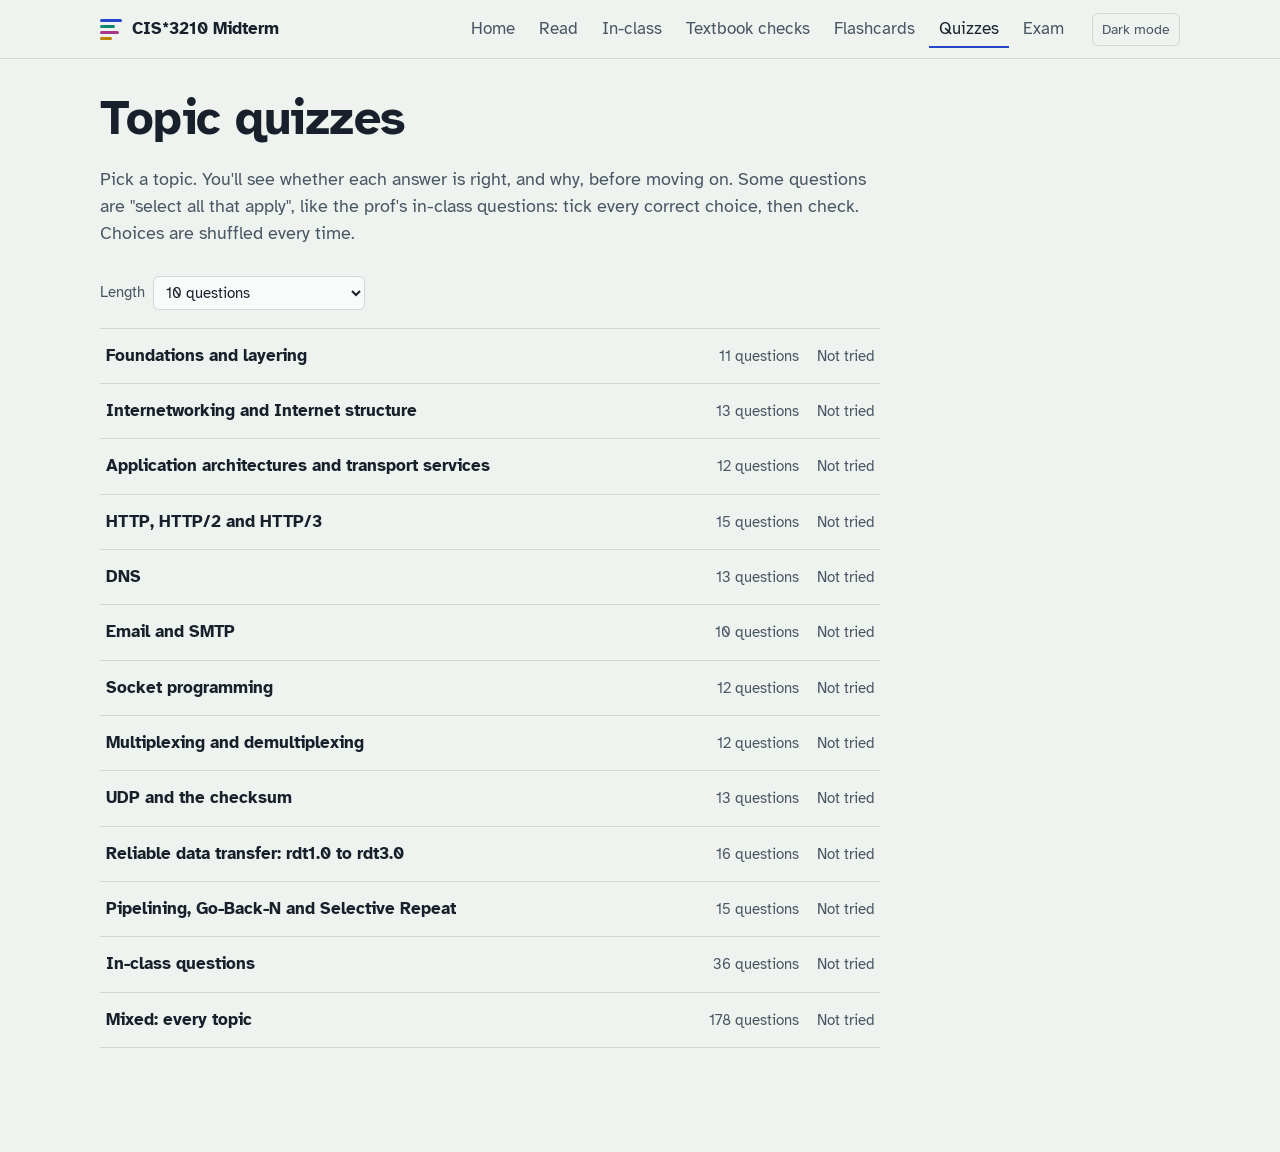
<file: cis3210-study/quiz.html>
<!doctype html>
<html lang="en">
<head>
  <meta charset="utf-8">
  <meta name="viewport" content="width=device-width, initial-scale=1">
  <title>Quizzes — CIS*3210 Midterm Study</title>
  <link rel="preconnect" href="https://fonts.googleapis.com">
  <link rel="preconnect" href="https://fonts.gstatic.com" crossorigin>
  <link href="https://fonts.googleapis.com/css2?family=Atkinson+Hyperlegible:wght@400;700&family=JetBrains+Mono:wght@400;600&display=swap" rel="stylesheet">
  <link rel="stylesheet" href="assets/style.css?v=20261022c">
</head>
<body data-page="quiz">
  <header id="site-header"></header>
  <main>
    <div id="picker">
      <div class="page-head">
        <h1>Topic quizzes</h1>
        <p>Pick a topic. You'll see whether each answer is right, and why, before moving on. Some questions are "select all that apply", like the prof's in-class questions: tick every correct choice, then check. Choices are shuffled every time.</p>
      </div>
      <div class="btn-row" style="margin-bottom:18px">
        <label class="inline">Length
          <select id="length">
            <option value="10">10 questions</option>
            <option value="all">Every question in the topic</option>
          </select>
        </label>
      </div>
      <ul class="topic-picker" id="topic-list"></ul>
    </div>

    <div id="runner" hidden>
      <div class="qcard">
        <div class="progress-line" aria-hidden="true"><span id="bar"></span></div>
        <div class="q-meta"><span id="q-pos"></span><span id="q-topic"></span><span id="q-kind"></span></div>
        <div id="stem"></div>
        <div class="options" id="options" role="group" aria-label="Answer choices"></div>
        <div id="feedback"></div>
        <div class="btn-row">
          <button class="btn" type="button" id="check" hidden>Check answer</button>
          <button class="btn" type="button" id="next" hidden>Next question</button>
          <button class="btn quiet" type="button" id="quit">End quiz</button>
        </div>
        <p class="muted" style="margin-top:14px;font-size:0.9rem">Keys: a choice's letter or number to choose, <span class="kbd">Enter</span> to check or go on.</p>
      </div>
    </div>

    <div id="results" hidden>
      <div class="qcard">
        <h1 id="r-title">Quiz complete</h1>
        <p class="score-big" id="r-score"></p>
        <p class="muted" id="r-sub"></p>
        <div class="btn-row" style="margin:18px 0 30px">
          <button class="btn" type="button" id="retry-missed">Retry the ones I missed</button>
          <button class="btn secondary" type="button" id="again">New quiz on this topic</button>
          <button class="btn quiet" type="button" id="back">All topics</button>
        </div>
        <div id="review"></div>
      </div>
    </div>
  </main>

  <script src="assets/common.js?v=20261022c"></script>
  <script src="data/bank.js?v=20261022c"></script>
  <script src="data/review.js?v=20261022c"></script>
  <script>
  (function () {
    const S = window.Study;
    const BANK = window.QUIZ_BANK;
    const el = id => document.getElementById(id);
    const LETTERS = ['A', 'B', 'C', 'D', 'E', 'F', 'G', 'H', 'I'];

    let topic = null, list = [], idx = 0, order = [], answered = false, picked = new Set(), results = [];

    function bestMap() { return S.store.get('quizBest', {}); }

    function buildPicker() {
      const best = bestMap();
      const rows = S.TOPIC_ORDER.map(t => {
        const n = BANK.filter(q => q.topic === t).length;
        const b = best[t];
        return '<li><button type="button" data-topic="' + t + '"><span class="t-name">' + S.esc(S.TOPICS[t]) + '</span>' +
          '<span class="t-count">' + n + ' questions</span>' +
          '<span class="t-best">' + (b ? 'Best ' + b.pct + '%' : 'Not tried') + '</span></button></li>';
      });
      const bm = best.mixed;
      rows.push('<li><button type="button" data-topic="mixed"><span class="t-name">Mixed: every topic</span>' +
        '<span class="t-count">' + BANK.length + ' questions</span>' +
        '<span class="t-best">' + (bm ? 'Best ' + bm.pct + '%' : 'Not tried') + '</span></button></li>');
      el('topic-list').innerHTML = rows.join('');
      el('topic-list').querySelectorAll('button').forEach(b => b.addEventListener('click', () => start(b.dataset.topic)));
    }

    function start(t, questions) {
      topic = t;
      if (questions) list = questions;
      else {
        const pool = t === 'mixed' ? BANK : BANK.filter(q => q.topic === t);
        const len = el('length').value === 'all' ? pool.length : Math.min(t === 'mixed' ? 20 : 10, pool.length);
        list = S.shuffle(pool).slice(0, len);
      }
      idx = 0; results = [];
      el('picker').hidden = true; el('results').hidden = true; el('runner').hidden = false;
      show();
      window.scrollTo(0, 0);
    }

    function show() {
      const q = list[idx];
      order = S.optionOrder(q);
      answered = false; picked = new Set();
      el('bar').style.width = (100 * idx / list.length) + '%';
      el('q-pos').textContent = 'Question ' + (idx + 1) + ' of ' + list.length;
      el('q-topic').textContent = S.TOPICS[q.topic];
      el('q-kind').textContent = S.KIND_LABEL[q.kind];
      el('stem').innerHTML = S.stemHTML(q);
      const multi = S.isMulti(q);
      el('options').setAttribute('role', multi ? 'group' : 'radiogroup');
      el('options').innerHTML = order.map((oi, k) =>
        '<button class="option' + (multi ? ' multi' : '') + '" type="button" role="' + (multi ? 'checkbox' : 'radio') + '" aria-checked="false" data-k="' + k + '"><span class="letter">' + LETTERS[k] + '</span><span>' + S.md(q.options[oi]) + '</span></button>').join('');
      el('options').querySelectorAll('.option').forEach(b => b.addEventListener('click', () => choose(Number(b.dataset.k))));
      el('feedback').innerHTML = '';
      el('next').hidden = true;
      el('check').hidden = !multi;
      el('check').disabled = true;
    }

    function choose(k) {
      if (answered || k >= order.length) return;
      const q = list[idx];
      if (!S.isMulti(q)) { picked = new Set([k]); answer(); return; }
      if (picked.has(k)) picked.delete(k); else picked.add(k);
      el('options').querySelectorAll('.option').forEach((b, j) => b.setAttribute('aria-checked', String(picked.has(j))));
      el('check').disabled = picked.size === 0;
    }

    function answer() {
      if (answered || !picked.size) return;
      answered = true;
      const q = list[idx], multi = S.isMulti(q);
      const chosen = multi ? Array.from(picked).map(k => order[k]) : order[Array.from(picked)[0]];
      const ok = S.isCorrect(q, chosen);
      results.push({ q: q, chosen: chosen, ok: ok });
      const btns = el('options').querySelectorAll('.option');
      btns.forEach((b, j) => {
        b.disabled = true;
        const right = S.isRightOption(q, order[j]);
        if (right && picked.has(j)) b.classList.add('correct');
        else if (right) b.classList.add(multi ? 'missed' : 'correct');
        else if (picked.has(j)) b.classList.add('wrong');
        if (q.explain) b.lastElementChild.insertAdjacentHTML('beforeend', '<span class="opt-why">' + S.md(q.explain[order[j]]) + '</span>');
      });
      const letters = order.map((oi, j) => S.isRightOption(q, oi) ? LETTERS[j] : null).filter(Boolean);
      const head = ok ? 'Correct.' : multi
        ? 'Not quite. The correct set is ' + letters.join(', ') + '.'
        : 'Not quite. The answer is ' + letters[0] + '.';
      el('feedback').innerHTML = '<div class="feedback ' + (ok ? 'ok' : 'no') + '" role="status"><strong>' + head + '</strong>' + S.md(q.why) + '</div>' + S.extrasHTML(q);
      el('check').hidden = true;
      el('next').hidden = false;
      el('next').textContent = idx === list.length - 1 ? 'See results' : 'Next question';
      el('next').focus();
    }

    function next() {
      if (!answered) return;
      if (idx < list.length - 1) { idx++; show(); window.scrollTo(0, 0); }
      else finish();
    }

    function finish() {
      el('runner').hidden = true; el('results').hidden = false;
      const score = results.filter(r => r.ok).length;
      const pct = Math.round(100 * score / results.length);
      el('r-score').textContent = score + ' / ' + results.length;
      el('r-title').textContent = (topic === 'mixed' ? 'Mixed quiz' : S.TOPICS[topic]) + ' complete';
      el('r-sub').textContent = pct + '%' + (pct >= 80 ? '. Solid. Try the practice exam next.' : '. Reread this topic, then retry the ones you missed.');
      const best = bestMap();
      if (!best[topic] || pct > best[topic].pct) { best[topic] = { score: score, total: results.length, pct: pct }; S.store.set('quizBest', best); }
      const missed = results.filter(r => !r.ok);
      el('retry-missed').hidden = missed.length === 0;
      el('review').innerHTML = missed.length
        ? '<h2>Review what you missed</h2>' + missed.map(r =>
            '<div class="exam-q">' + S.stemHTML(r.q) +
            '<p><strong>Your answer:</strong><br>' + S.answerText(r.q, r.chosen) + '</p><p><strong>Correct:</strong><br>' + S.answerText(r.q, r.q.answer) + '</p>' +
            (r.q.explain ? '<ul class="why-list">' + r.q.options.map((o, i) => '<li>' + S.md(o) + ': ' + S.md(r.q.explain[i]) + '</li>').join('') + '</ul>' : '') +
            '<div class="feedback ok">' + S.md(r.q.why) + '</div>' + S.extrasHTML(r.q) + '</div>').join('')
        : '<p>No misses. Nice work.</p>';
      window.scrollTo(0, 0);
    }

    el('check').addEventListener('click', answer);
    el('next').addEventListener('click', next);
    el('quit').addEventListener('click', () => { if (results.length) finish(); else back(); });
    function back() { el('runner').hidden = true; el('results').hidden = true; el('picker').hidden = false; buildPicker(); window.scrollTo(0, 0); }
    el('back').addEventListener('click', back);
    el('again').addEventListener('click', () => start(topic));
    el('retry-missed').addEventListener('click', () => start(topic, S.shuffle(results.filter(r => !r.ok).map(r => r.q))));

    document.addEventListener('keydown', e => {
      if (el('runner').hidden) return;
      if (e.target.closest && e.target.closest('select, input')) return;
      const key = e.key.toUpperCase();
      const k = LETTERS.indexOf(key) >= 0 ? LETTERS.indexOf(key) : ['1', '2', '3', '4', '5', '6', '7', '8', '9'].indexOf(e.key);
      if (k >= 0 && !answered) { e.preventDefault(); choose(k); }
      else if (e.key === 'Enter') {
        if (!answered && picked.size) { e.preventDefault(); answer(); }
        else if (answered && document.activeElement !== el('next')) { e.preventDefault(); next(); }
      }
    });

    buildPicker();
    const params = new URLSearchParams(window.location.search);
    const want = params.get('topic');
    if (want && (want === 'mixed' || S.TOPICS[want])) {
      if (params.get('all')) el('length').value = 'all';
      start(want);
    }
  })();
  </script>
</body>
</html>
</file>
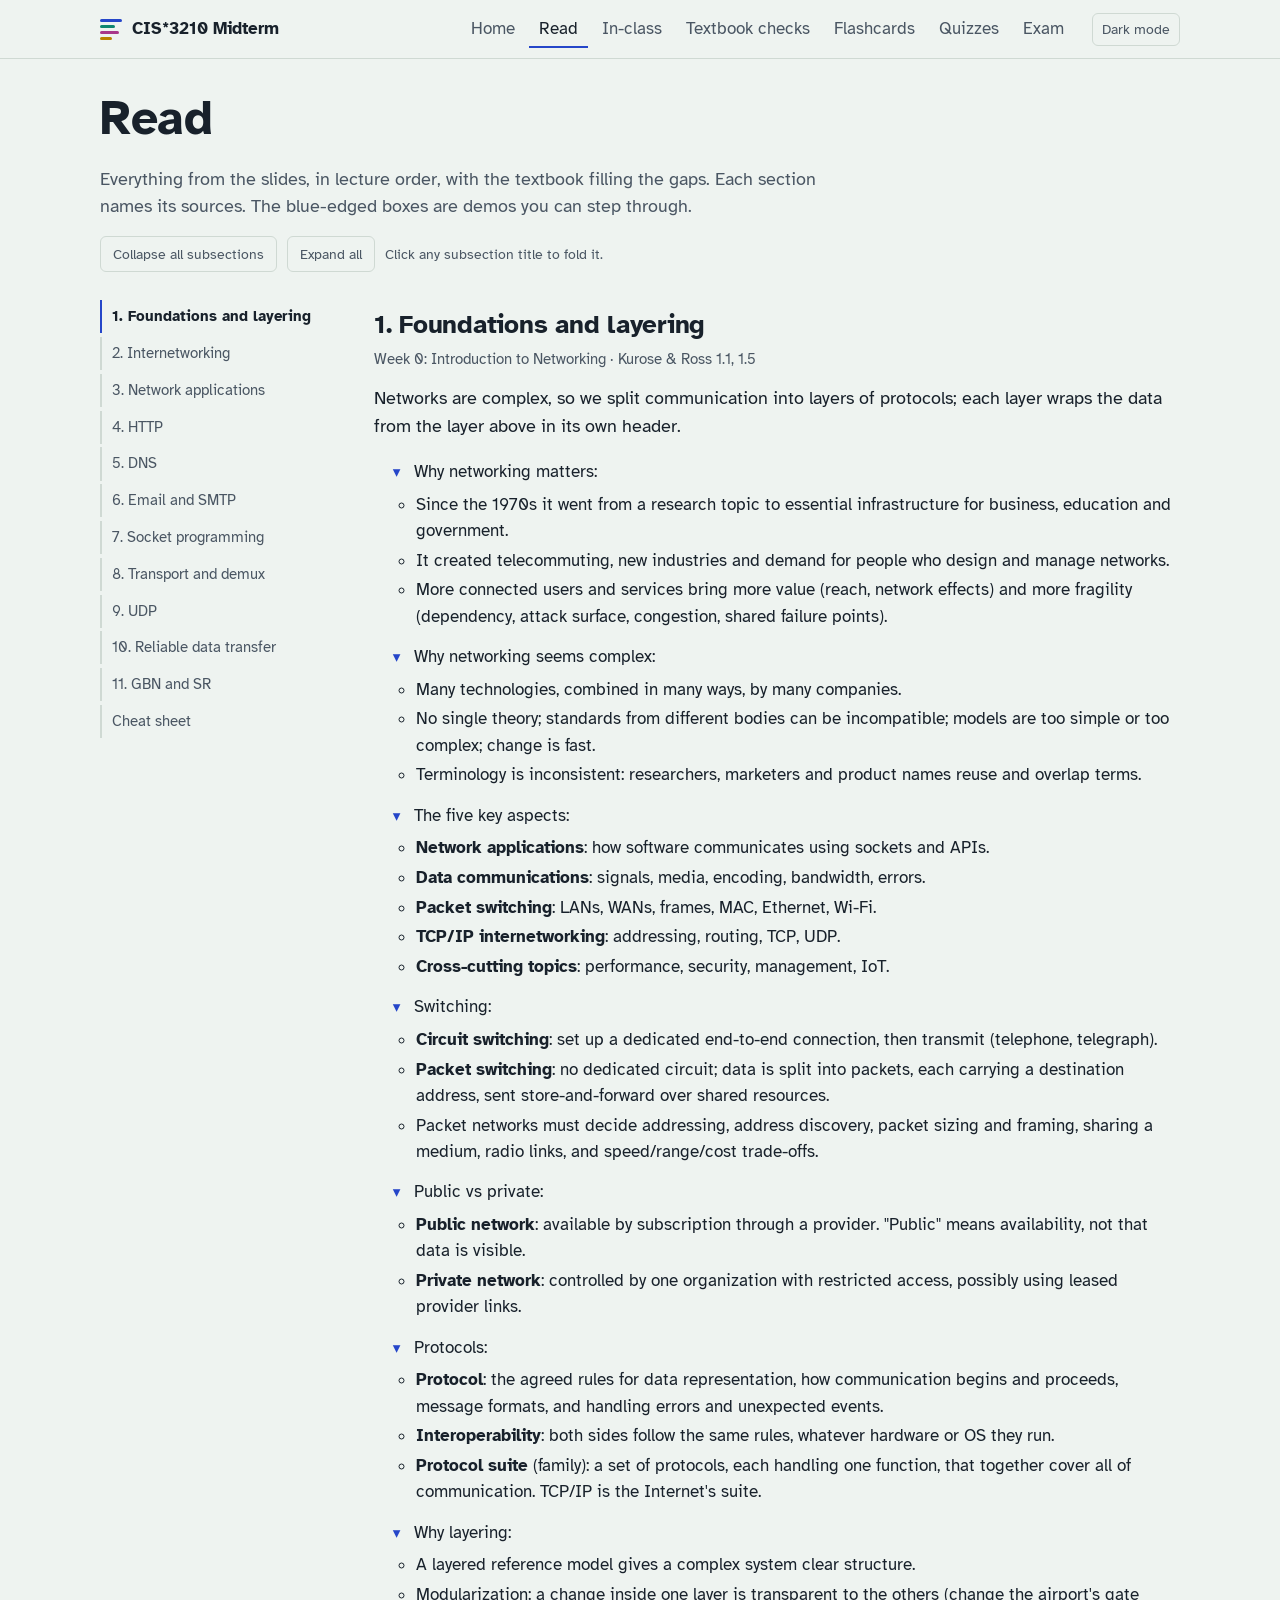
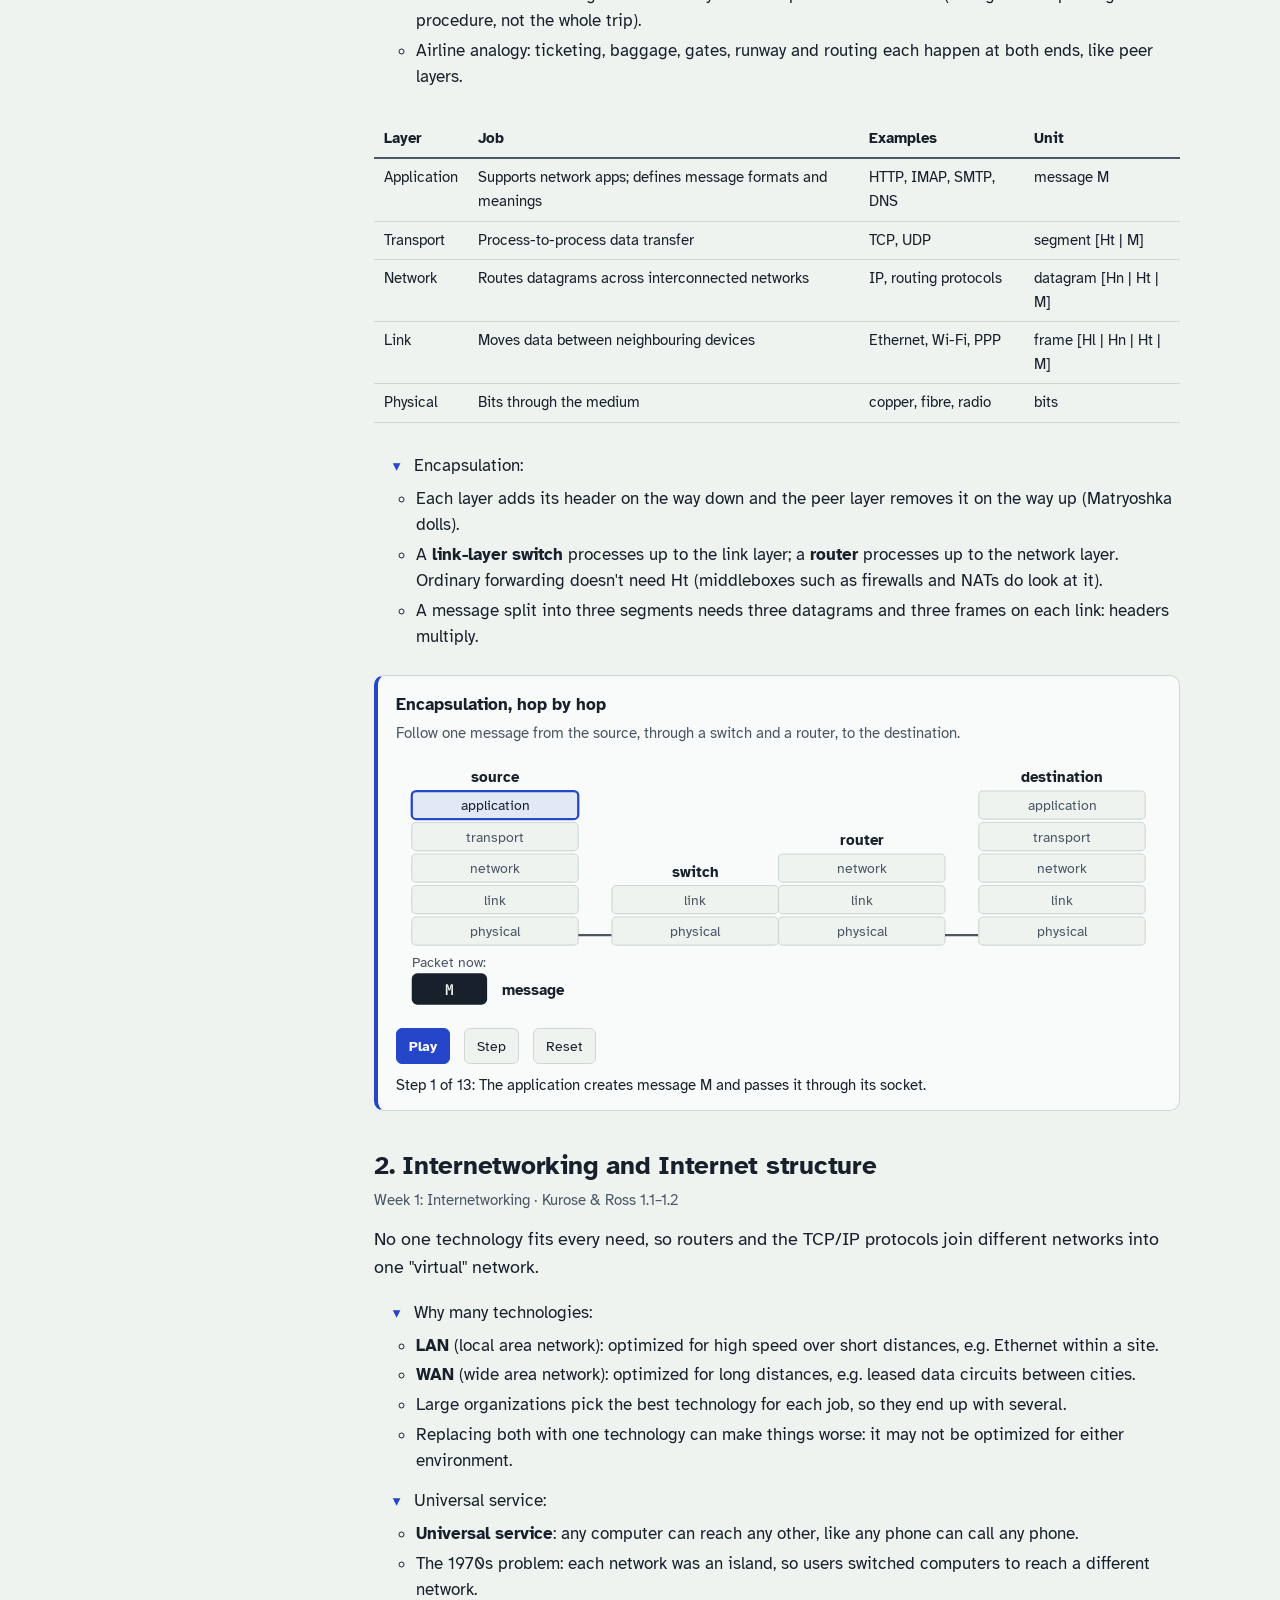
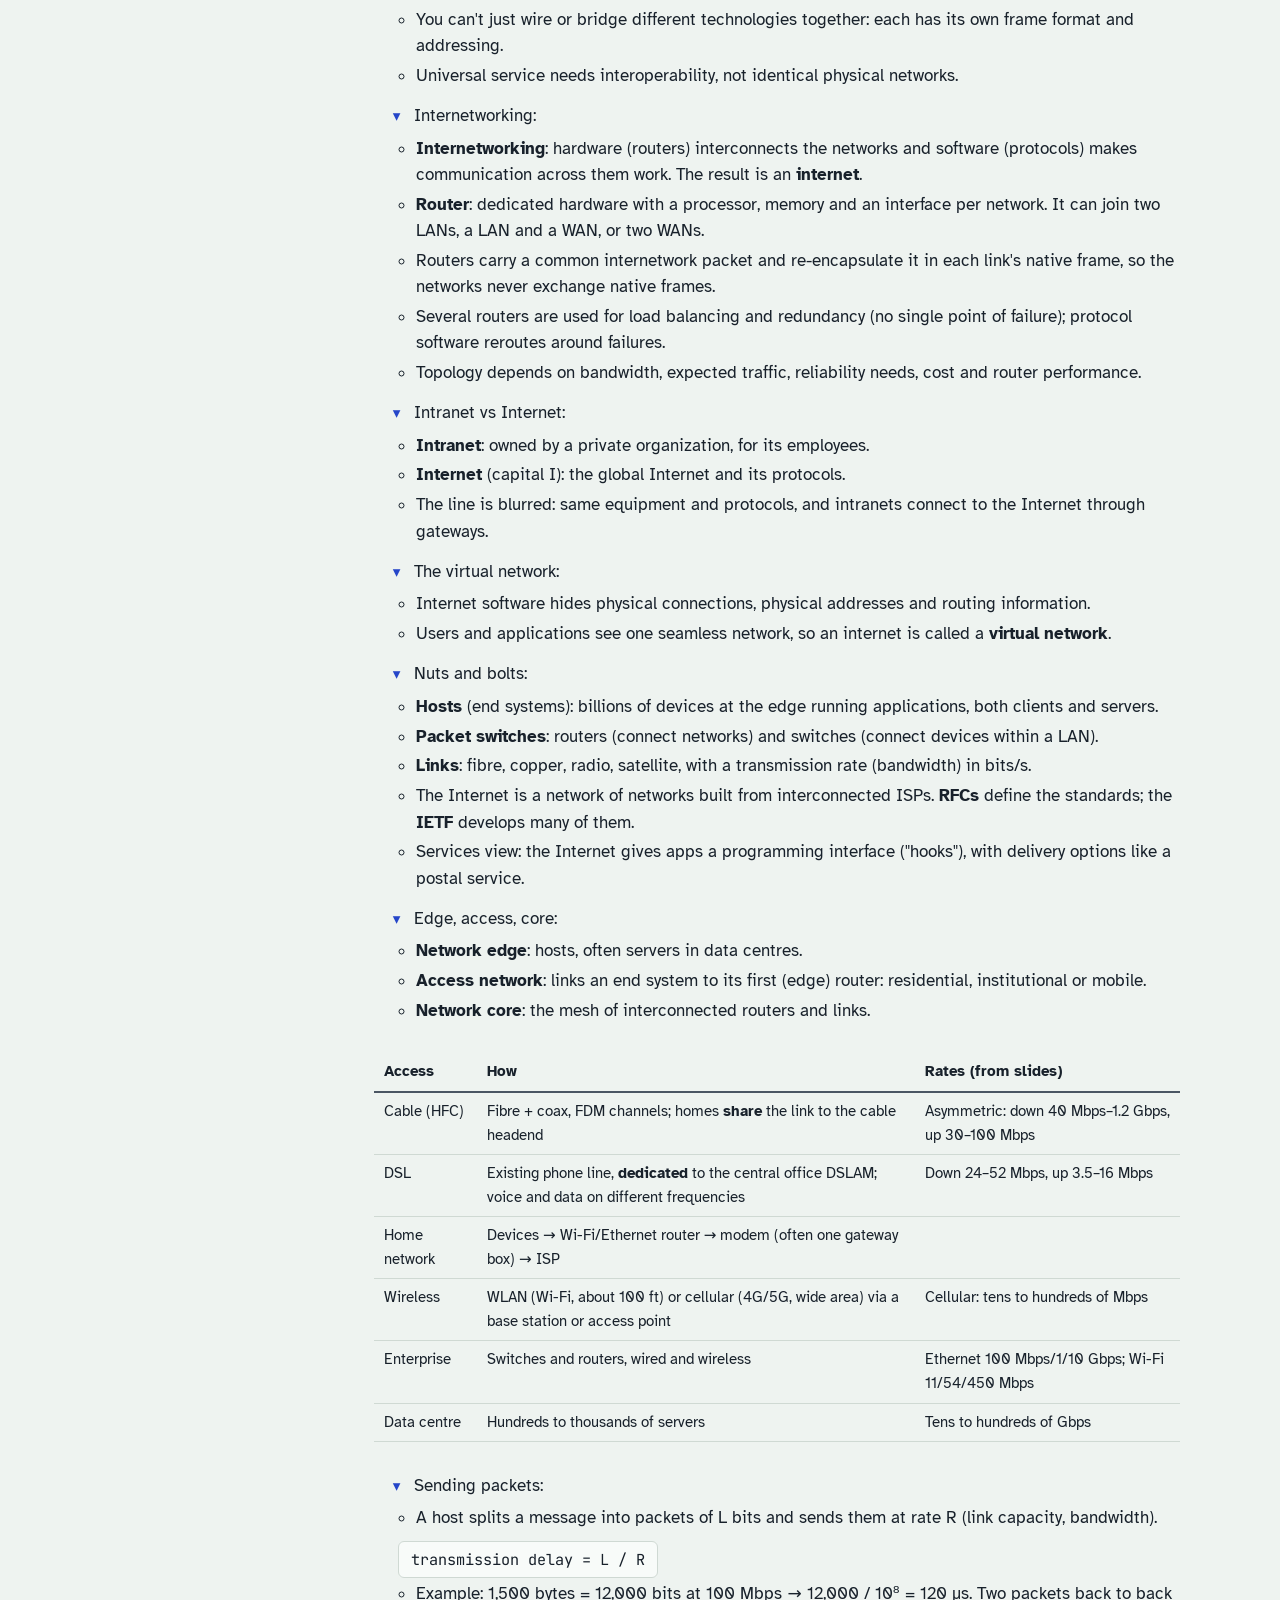
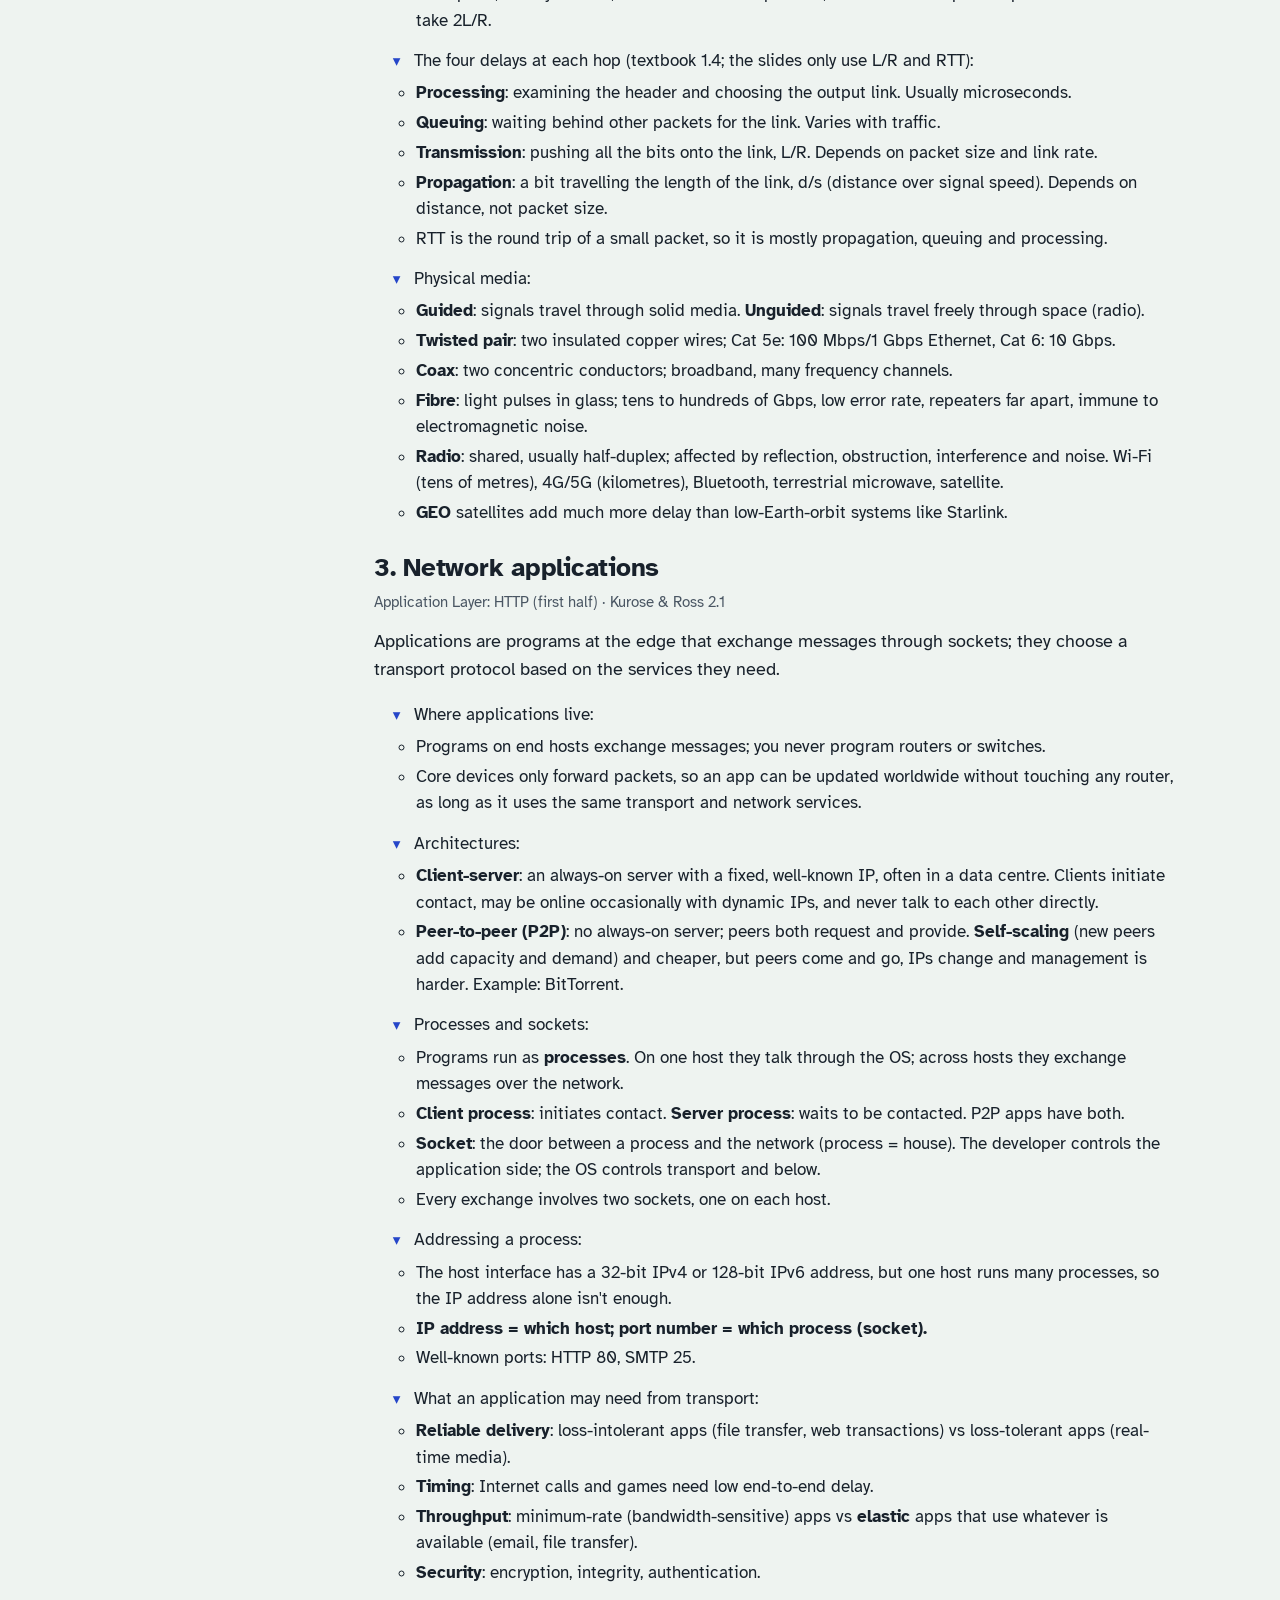
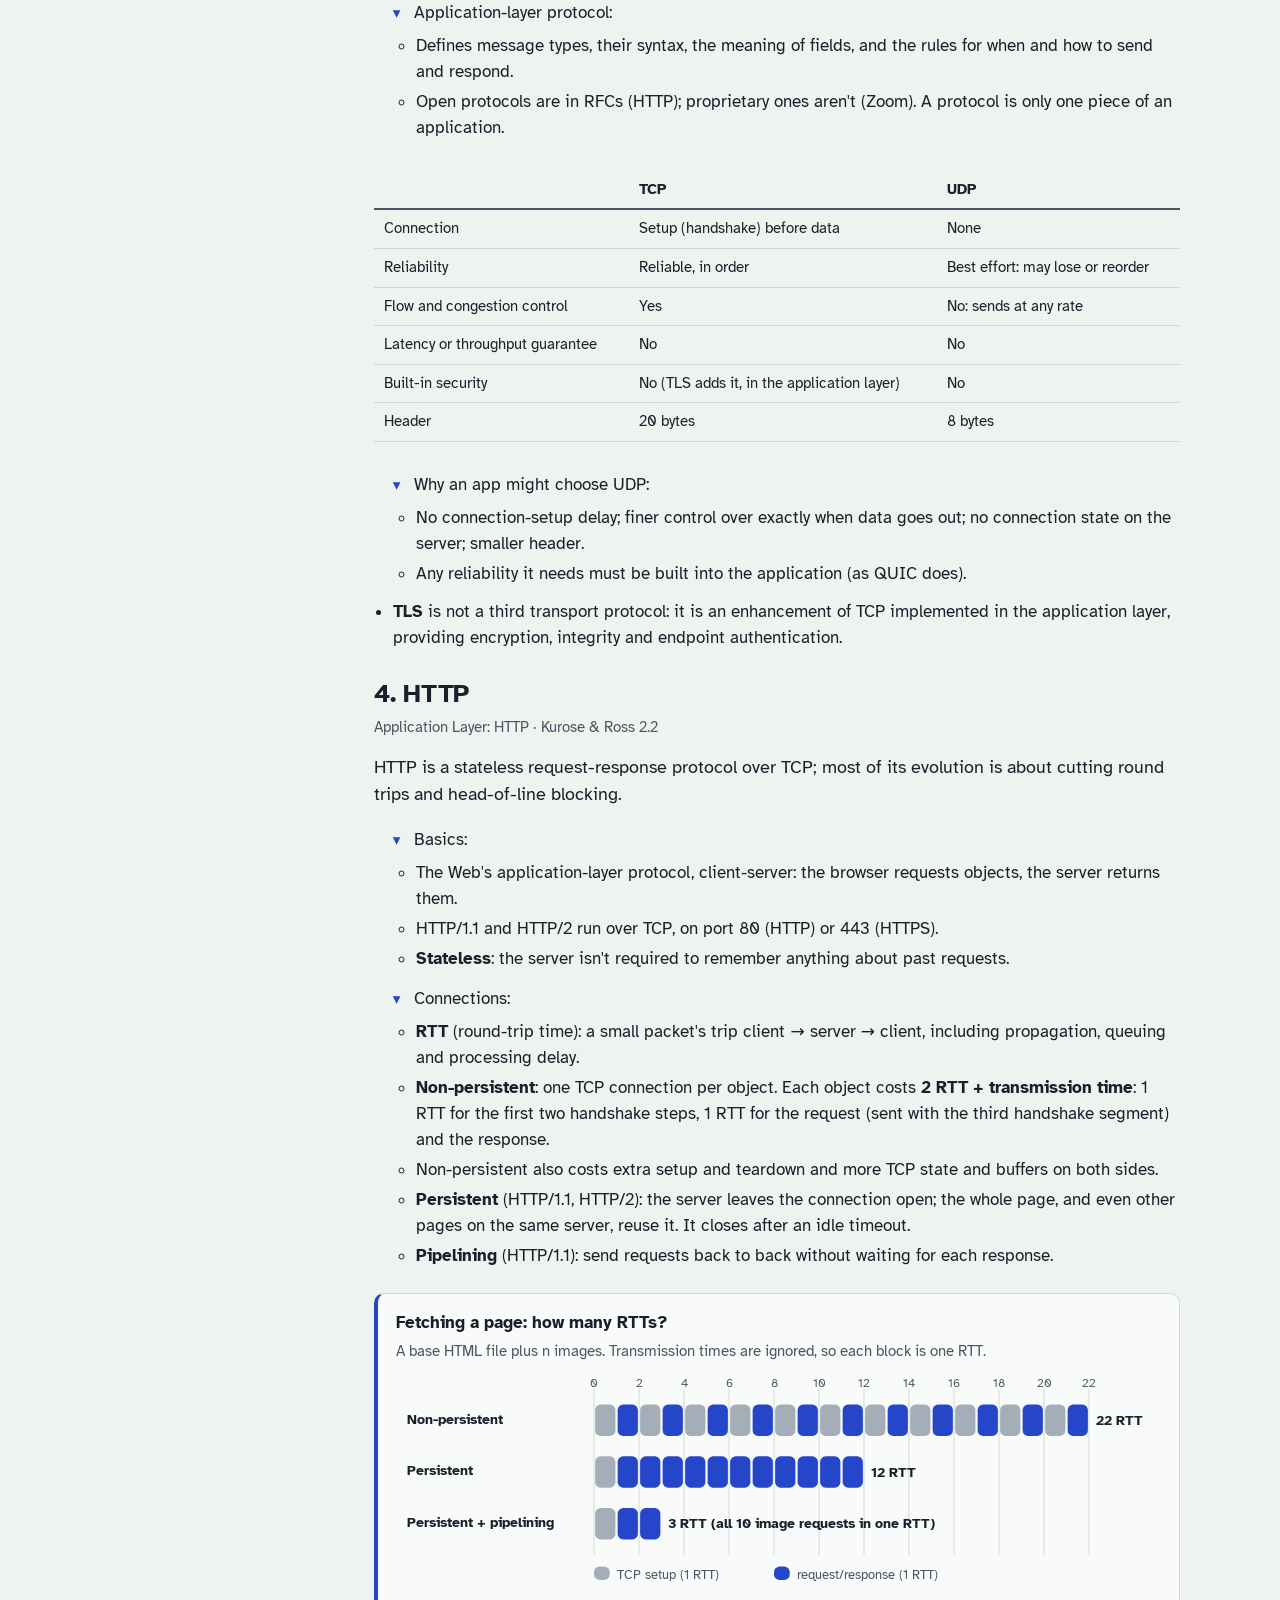
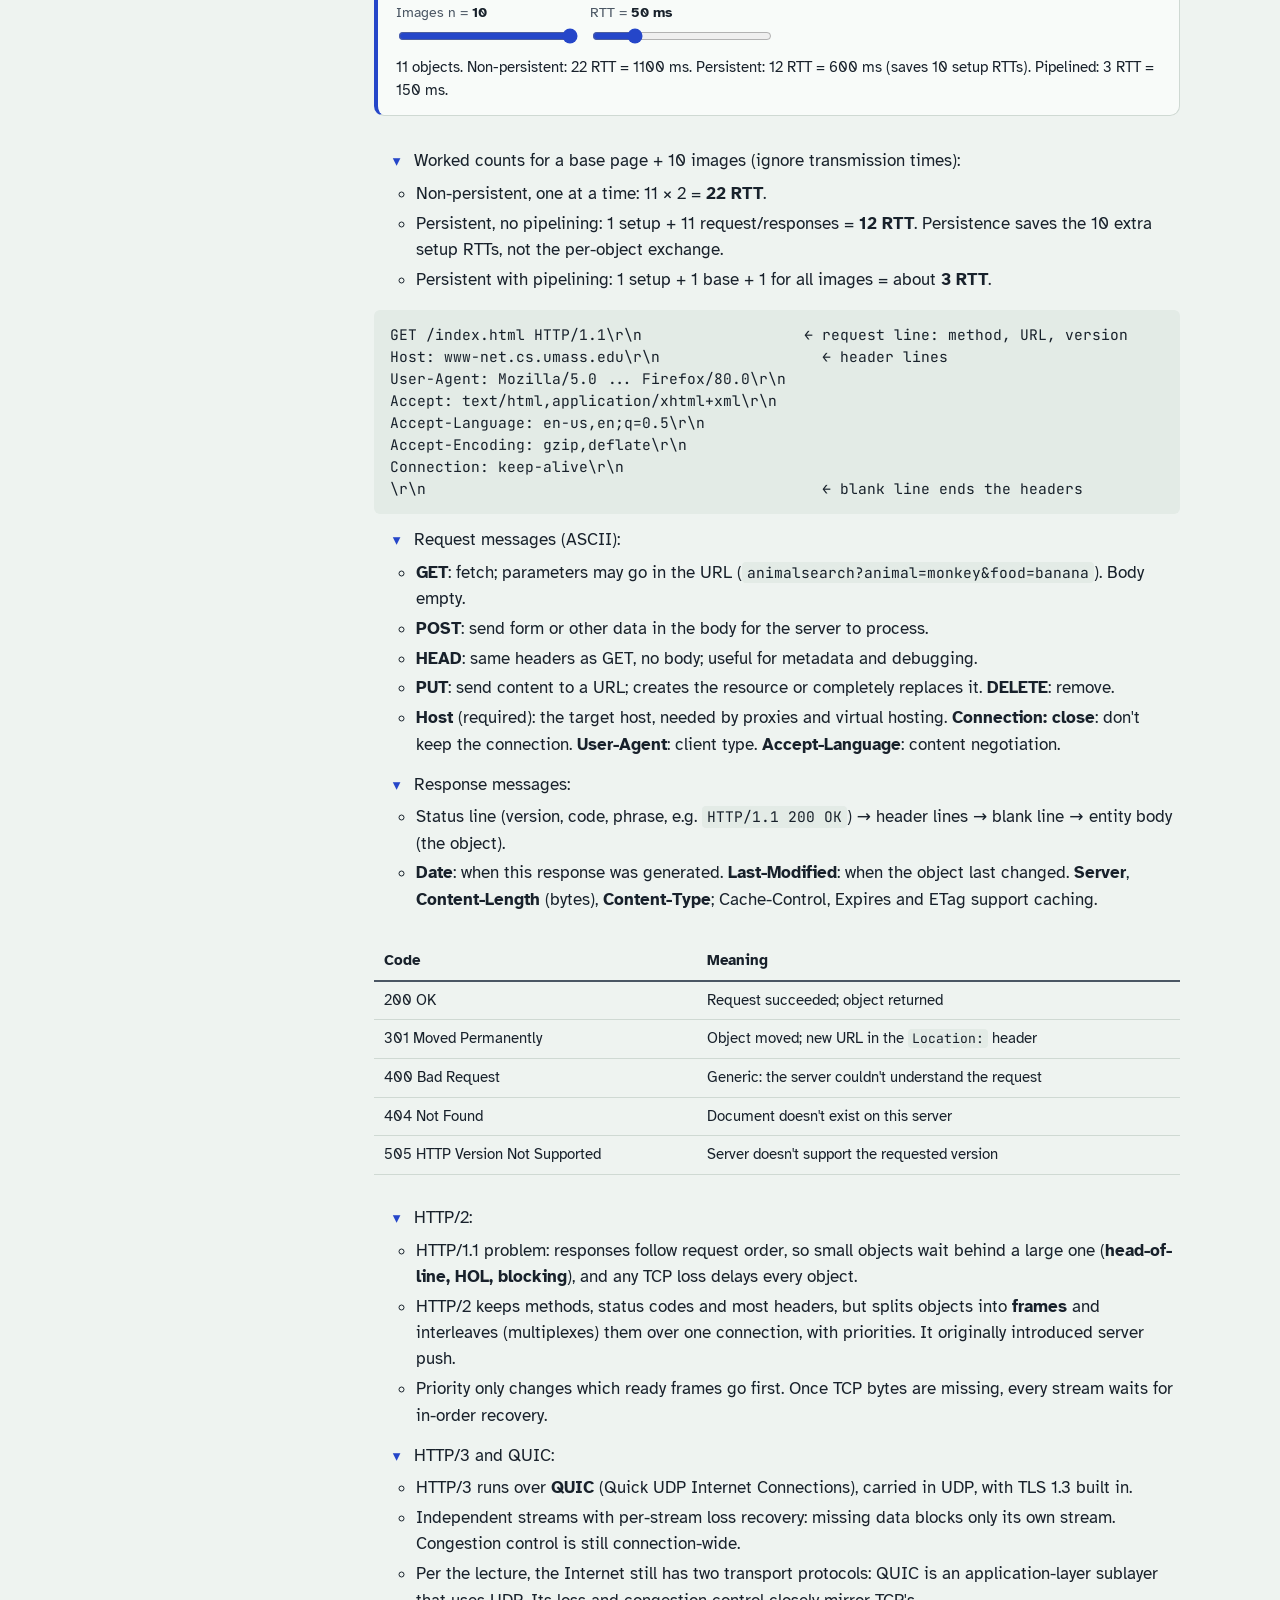
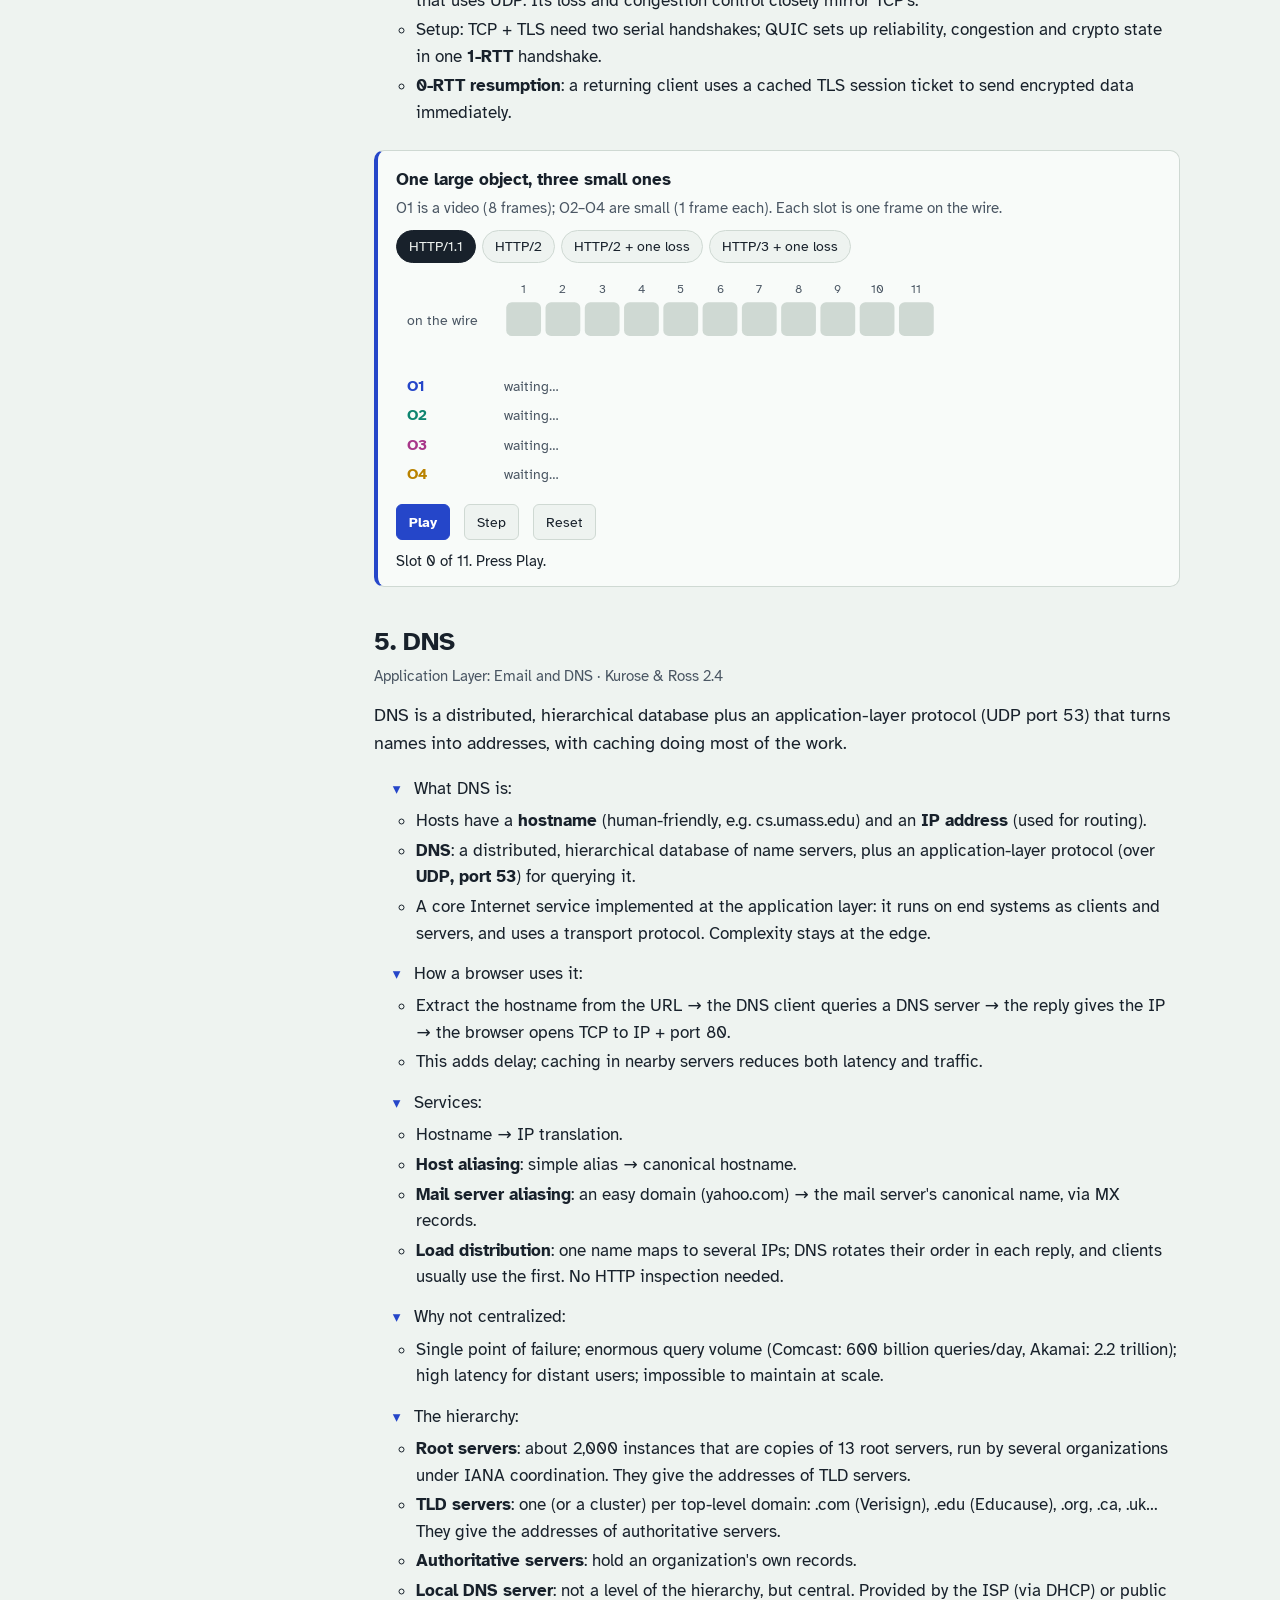
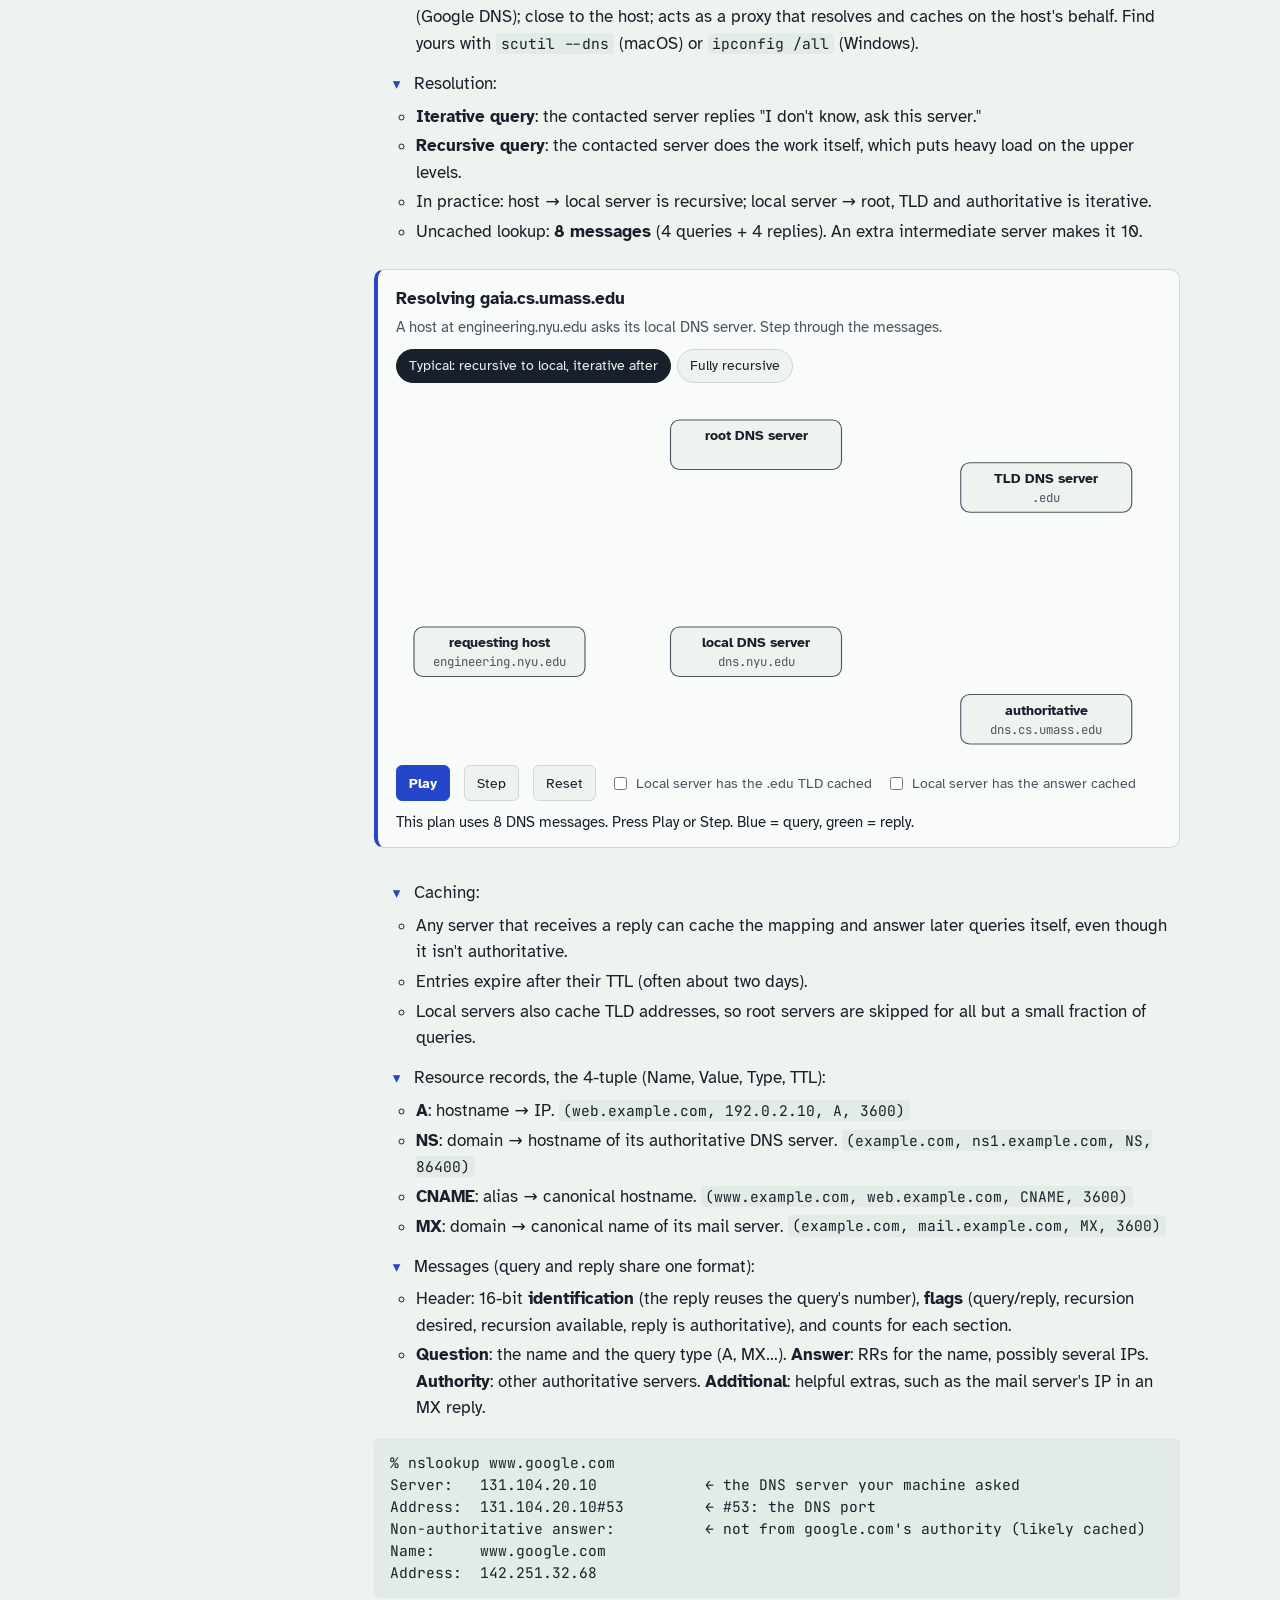
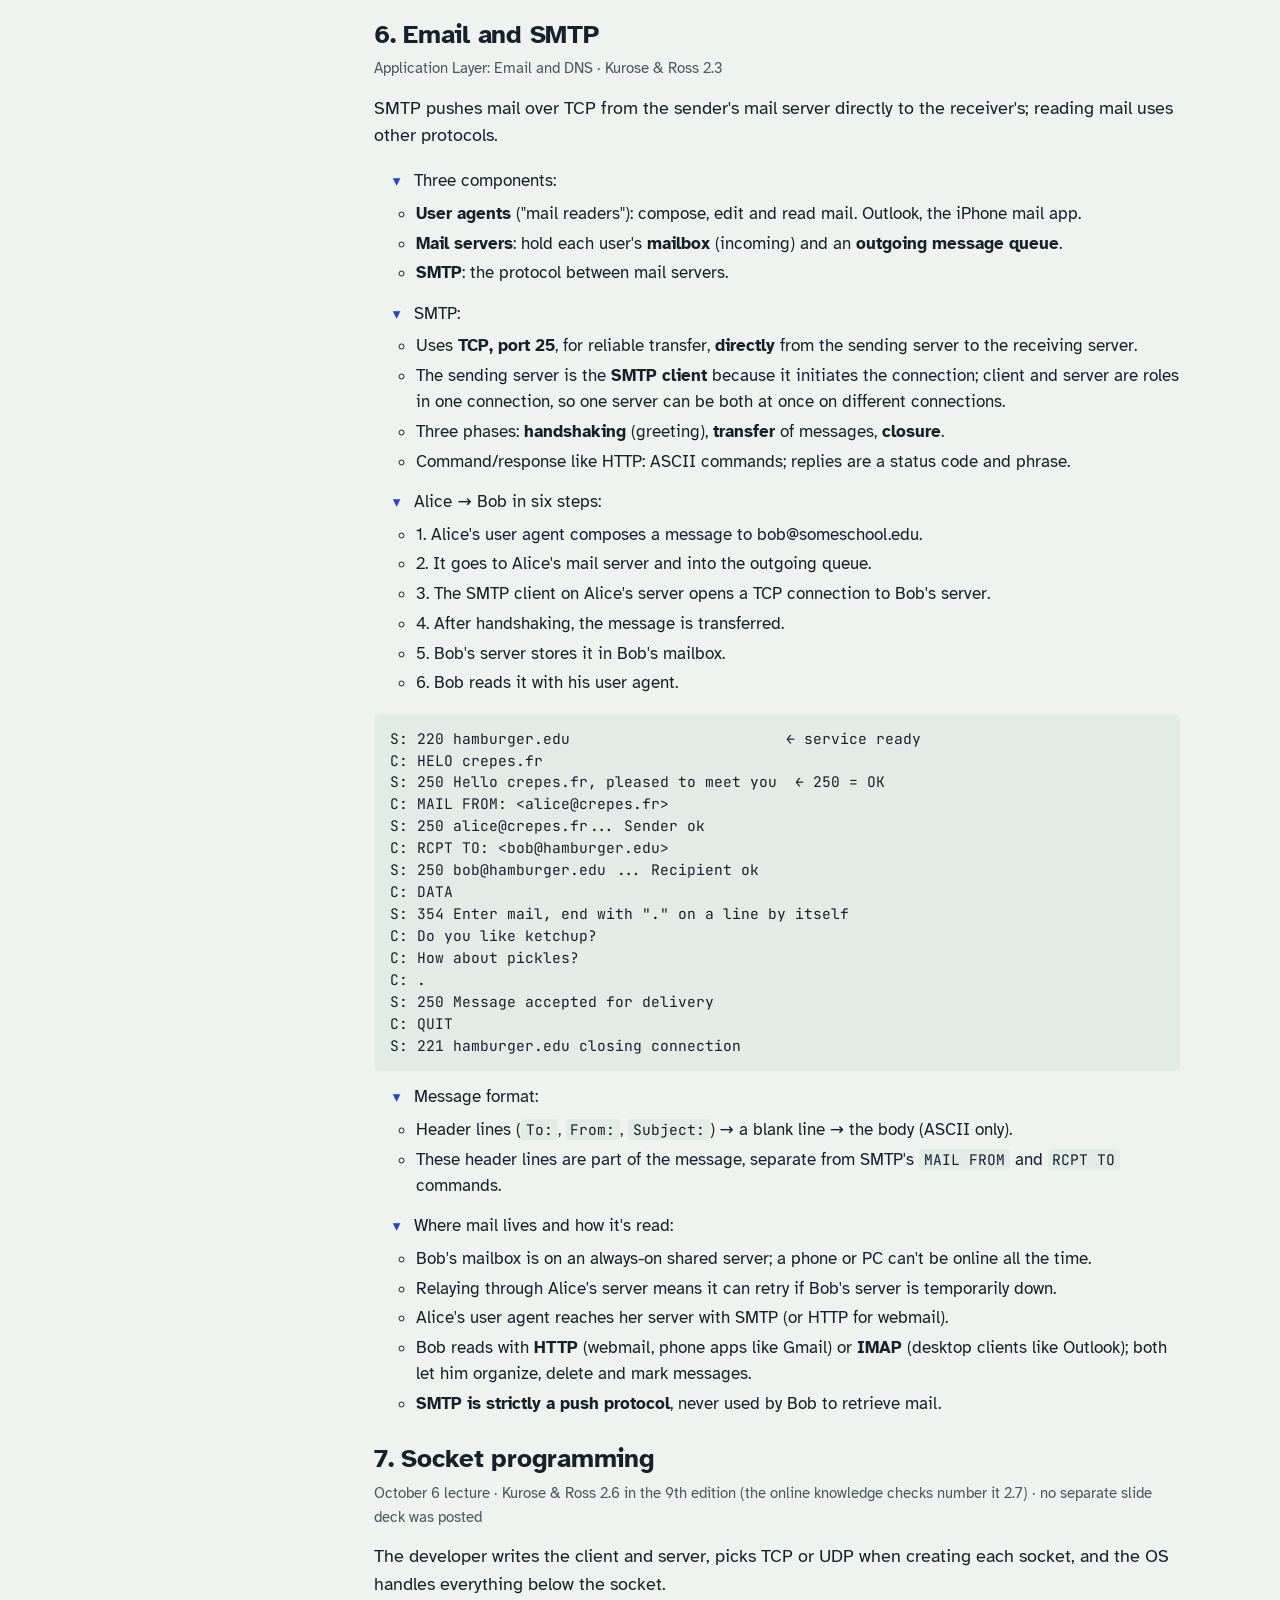
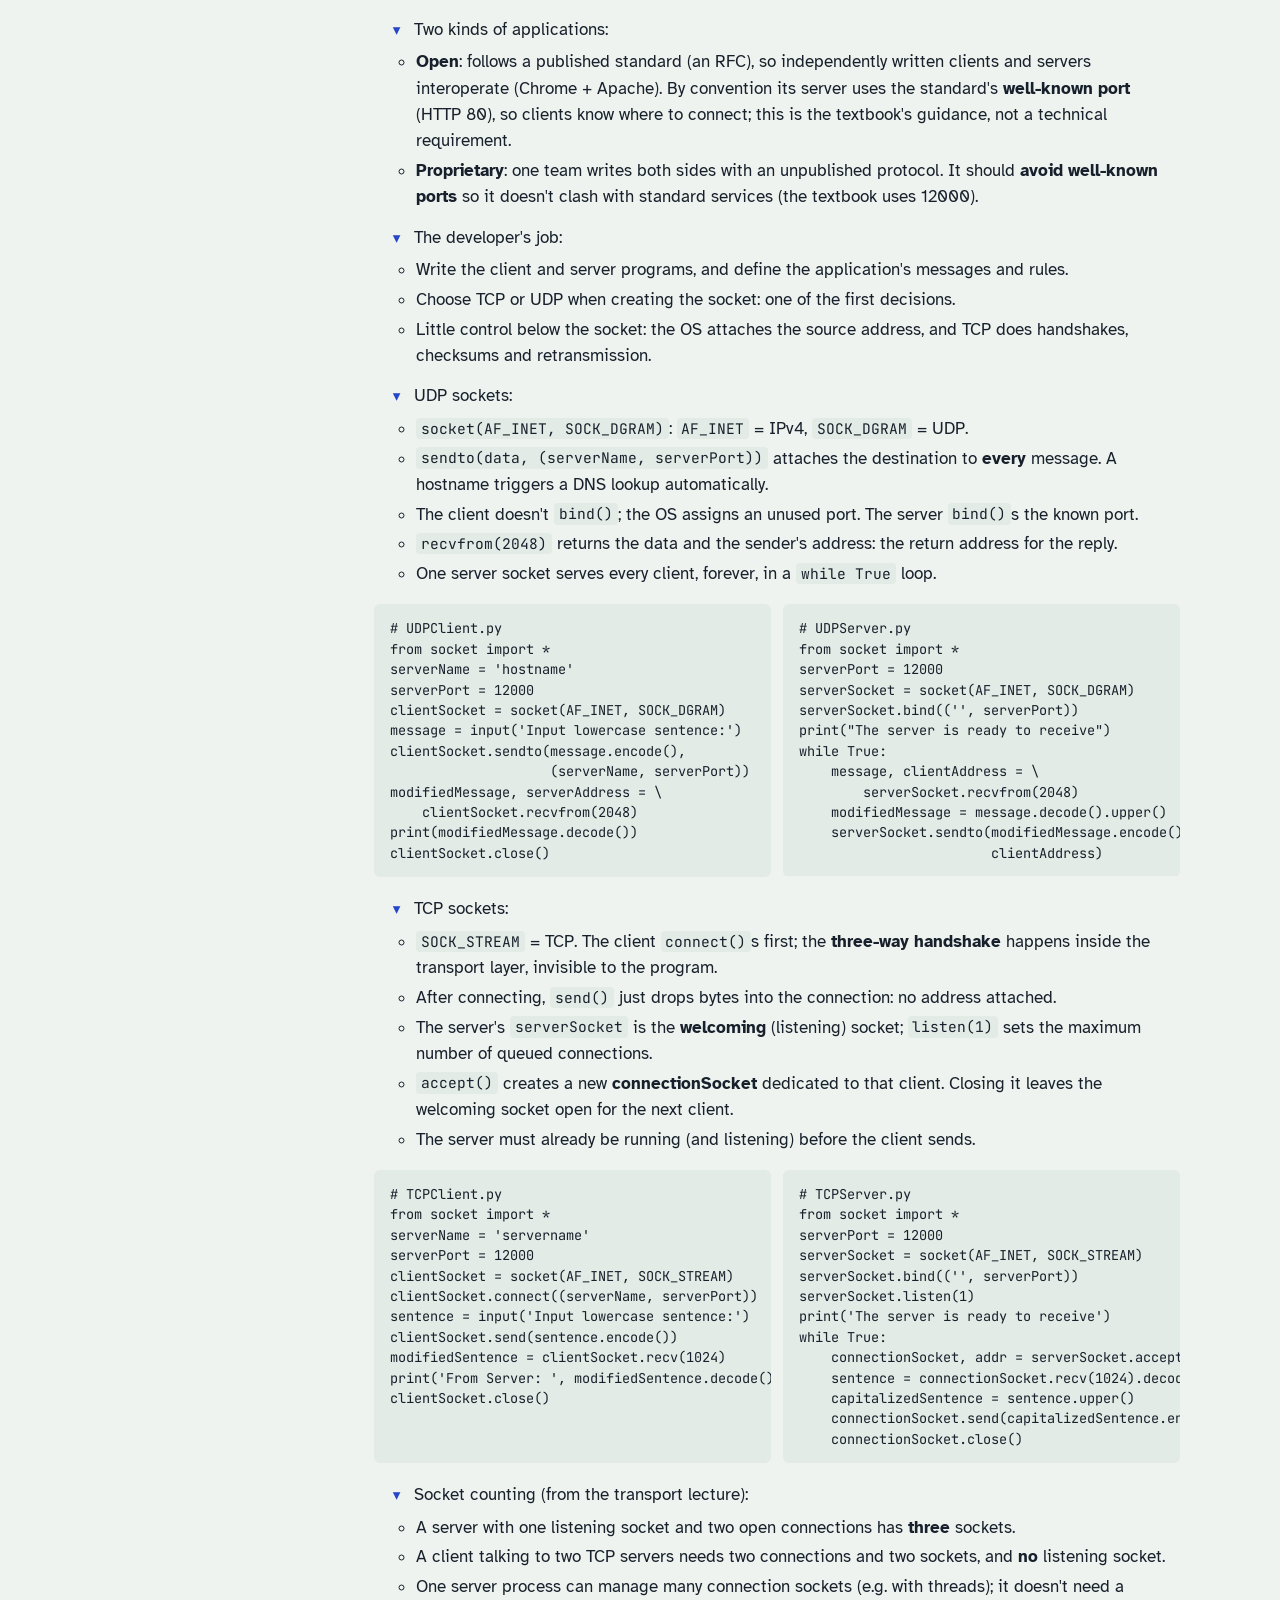
<file: cis3210-study/read.html>
<!doctype html>
<html lang="en">
<head>
  <meta charset="utf-8">
  <meta name="viewport" content="width=device-width, initial-scale=1">
  <title>Read — CIS*3210 Midterm Study</title>
  <link rel="preconnect" href="https://fonts.googleapis.com">
  <link rel="preconnect" href="https://fonts.gstatic.com" crossorigin>
  <link href="https://fonts.googleapis.com/css2?family=Atkinson+Hyperlegible:wght@400;700&family=JetBrains+Mono:wght@400;600&display=swap" rel="stylesheet">
  <link rel="stylesheet" href="assets/style.css?v=20261022c">
</head>
<body data-page="read">
  <header id="site-header"></header>
  <main>
    <div class="page-head">
      <h1>Read</h1>
      <p>Everything from the slides, in lecture order, with the textbook filling the gaps. Each section names its sources. The blue-edged boxes are demos you can step through.</p>
      <div class="btn-row notes-bar">
        <button class="btn quiet" type="button" id="collapse-all">Collapse all subsections</button>
        <button class="btn quiet" type="button" id="expand-all">Expand all</button>
        <span class="muted">Click any subsection title to fold it.</span>
      </div>
    </div>

    <div class="reading">
      <nav class="toc" aria-label="Sections">
        <ol>
          <li><a href="#intro">1. Foundations and layering</a></li>
          <li><a href="#internet">2. Internetworking</a></li>
          <li><a href="#apps">3. Network applications</a></li>
          <li><a href="#http">4. HTTP</a></li>
          <li><a href="#dns">5. DNS</a></li>
          <li><a href="#email">6. Email and SMTP</a></li>
          <li><a href="#sockets">7. Socket programming</a></li>
          <li><a href="#transport">8. Transport and demux</a></li>
          <li><a href="#udp">9. UDP</a></li>
          <li><a href="#rdt">10. Reliable data transfer</a></li>
          <li><a href="#pipeline">11. GBN and SR</a></li>
          <li><a href="#cheat">Cheat sheet</a></li>
        </ol>
      </nav>

      <article class="article">

<!-- ================= 1 ================= -->
<section id="intro">
<h2>1. Foundations and layering</h2>
<p class="source">Week 0: Introduction to Networking · Kurose &amp; Ross 1.1, 1.5</p>
<p class="lead">Networks are complex, so we split communication into layers of protocols; each layer wraps the data from the layer above in its own header.</p>
<ul class="notes">
<li>Why networking matters:
  <ul>
  <li>Since the 1970s it went from a research topic to essential infrastructure for business, education and government.</li>
  <li>It created telecommuting, new industries and demand for people who design and manage networks.</li>
  <li>More connected users and services bring more value (reach, network effects) and more fragility (dependency, attack surface, congestion, shared failure points).</li>
  </ul></li>
<li>Why networking seems complex:
  <ul>
  <li>Many technologies, combined in many ways, by many companies.</li>
  <li>No single theory; standards from different bodies can be incompatible; models are too simple or too complex; change is fast.</li>
  <li>Terminology is inconsistent: researchers, marketers and product names reuse and overlap terms.</li>
  </ul></li>
<li>The five key aspects:
  <ul>
  <li><strong>Network applications</strong>: how software communicates using sockets and APIs.</li>
  <li><strong>Data communications</strong>: signals, media, encoding, bandwidth, errors.</li>
  <li><strong>Packet switching</strong>: LANs, WANs, frames, MAC, Ethernet, Wi-Fi.</li>
  <li><strong>TCP/IP internetworking</strong>: addressing, routing, TCP, UDP.</li>
  <li><strong>Cross-cutting topics</strong>: performance, security, management, IoT.</li>
  </ul></li>
<li>Switching:
  <ul>
  <li><strong>Circuit switching</strong>: set up a dedicated end-to-end connection, then transmit (telephone, telegraph).</li>
  <li><strong>Packet switching</strong>: no dedicated circuit; data is split into packets, each carrying a destination address, sent store-and-forward over shared resources.</li>
  <li>Packet networks must decide addressing, address discovery, packet sizing and framing, sharing a medium, radio links, and speed/range/cost trade-offs.</li>
  </ul></li>
<li>Public vs private:
  <ul>
  <li><strong>Public network</strong>: available by subscription through a provider. "Public" means availability, not that data is visible.</li>
  <li><strong>Private network</strong>: controlled by one organization with restricted access, possibly using leased provider links.</li>
  </ul></li>
<li>Protocols:
  <ul>
  <li><strong>Protocol</strong>: the agreed rules for data representation, how communication begins and proceeds, message formats, and handling errors and unexpected events.</li>
  <li><strong>Interoperability</strong>: both sides follow the same rules, whatever hardware or OS they run.</li>
  <li><strong>Protocol suite</strong> (family): a set of protocols, each handling one function, that together cover all of communication. TCP/IP is the Internet's suite.</li>
  </ul></li>
<li>Why layering:
  <ul>
  <li>A layered reference model gives a complex system clear structure.</li>
  <li>Modularization: a change inside one layer is transparent to the others (change the airport's gate procedure, not the whole trip).</li>
  <li>Airline analogy: ticketing, baggage, gates, runway and routing each happen at both ends, like peer layers.</li>
  </ul></li>
</ul>

<div class="table-wrap"><table>
<thead><tr><th>Layer</th><th>Job</th><th>Examples</th><th>Unit</th></tr></thead>
<tbody>
<tr><td>Application</td><td>Supports network apps; defines message formats and meanings</td><td>HTTP, IMAP, SMTP, DNS</td><td>message M</td></tr>
<tr><td>Transport</td><td>Process-to-process data transfer</td><td>TCP, UDP</td><td>segment [Ht | M]</td></tr>
<tr><td>Network</td><td>Routes datagrams across interconnected networks</td><td>IP, routing protocols</td><td>datagram [Hn | Ht | M]</td></tr>
<tr><td>Link</td><td>Moves data between neighbouring devices</td><td>Ethernet, Wi-Fi, PPP</td><td>frame [Hl | Hn | Ht | M]</td></tr>
<tr><td>Physical</td><td>Bits through the medium</td><td>copper, fibre, radio</td><td>bits</td></tr>
</tbody></table></div>

<ul class="notes">
<li>Encapsulation:
  <ul>
  <li>Each layer adds its header on the way down and the peer layer removes it on the way up (Matryoshka dolls).</li>
  <li>A <strong>link-layer switch</strong> processes up to the link layer; a <strong>router</strong> processes up to the network layer. Ordinary forwarding doesn't need Ht (middleboxes such as firewalls and NATs do look at it).</li>
  <li>A message split into three segments needs three datagrams and three frames on each link: headers multiply.</li>
  </ul></li>
</ul>
<div class="demo" data-demo="encap"></div>
</section>

<!-- ================= 2 ================= -->
<section id="internet">
<h2>2. Internetworking and Internet structure</h2>
<p class="source">Week 1: Internetworking · Kurose &amp; Ross 1.1–1.2</p>
<p class="lead">No one technology fits every need, so routers and the TCP/IP protocols join different networks into one "virtual" network.</p>
<ul class="notes">
<li>Why many technologies:
  <ul>
  <li><strong>LAN</strong> (local area network): optimized for high speed over short distances, e.g. Ethernet within a site.</li>
  <li><strong>WAN</strong> (wide area network): optimized for long distances, e.g. leased data circuits between cities.</li>
  <li>Large organizations pick the best technology for each job, so they end up with several.</li>
  <li>Replacing both with one technology can make things worse: it may not be optimized for either environment.</li>
  </ul></li>
<li>Universal service:
  <ul>
  <li><strong>Universal service</strong>: any computer can reach any other, like any phone can call any phone.</li>
  <li>The 1970s problem: each network was an island, so users switched computers to reach a different network.</li>
  <li>You can't just wire or bridge different technologies together: each has its own frame format and addressing.</li>
  <li>Universal service needs interoperability, not identical physical networks.</li>
  </ul></li>
<li>Internetworking:
  <ul>
  <li><strong>Internetworking</strong>: hardware (routers) interconnects the networks and software (protocols) makes communication across them work. The result is an <strong>internet</strong>.</li>
  <li><strong>Router</strong>: dedicated hardware with a processor, memory and an interface per network. It can join two LANs, a LAN and a WAN, or two WANs.</li>
  <li>Routers carry a common internetwork packet and re-encapsulate it in each link's native frame, so the networks never exchange native frames.</li>
  <li>Several routers are used for load balancing and redundancy (no single point of failure); protocol software reroutes around failures.</li>
  <li>Topology depends on bandwidth, expected traffic, reliability needs, cost and router performance.</li>
  </ul></li>
<li>Intranet vs Internet:
  <ul>
  <li><strong>Intranet</strong>: owned by a private organization, for its employees.</li>
  <li><strong>Internet</strong> (capital I): the global Internet and its protocols.</li>
  <li>The line is blurred: same equipment and protocols, and intranets connect to the Internet through gateways.</li>
  </ul></li>
<li>The virtual network:
  <ul>
  <li>Internet software hides physical connections, physical addresses and routing information.</li>
  <li>Users and applications see one seamless network, so an internet is called a <strong>virtual network</strong>.</li>
  </ul></li>
<li>Nuts and bolts:
  <ul>
  <li><strong>Hosts</strong> (end systems): billions of devices at the edge running applications, both clients and servers.</li>
  <li><strong>Packet switches</strong>: routers (connect networks) and switches (connect devices within a LAN).</li>
  <li><strong>Links</strong>: fibre, copper, radio, satellite, with a transmission rate (bandwidth) in bits/s.</li>
  <li>The Internet is a network of networks built from interconnected ISPs. <strong>RFCs</strong> define the standards; the <strong>IETF</strong> develops many of them.</li>
  <li>Services view: the Internet gives apps a programming interface ("hooks"), with delivery options like a postal service.</li>
  </ul></li>
<li>Edge, access, core:
  <ul>
  <li><strong>Network edge</strong>: hosts, often servers in data centres.</li>
  <li><strong>Access network</strong>: links an end system to its first (edge) router: residential, institutional or mobile.</li>
  <li><strong>Network core</strong>: the mesh of interconnected routers and links.</li>
  </ul></li>
</ul>

<div class="table-wrap"><table>
<thead><tr><th>Access</th><th>How</th><th>Rates (from slides)</th></tr></thead>
<tbody>
<tr><td>Cable (HFC)</td><td>Fibre + coax, FDM channels; homes <strong>share</strong> the link to the cable headend</td><td>Asymmetric: down 40 Mbps–1.2 Gbps, up 30–100 Mbps</td></tr>
<tr><td>DSL</td><td>Existing phone line, <strong>dedicated</strong> to the central office DSLAM; voice and data on different frequencies</td><td>Down 24–52 Mbps, up 3.5–16 Mbps</td></tr>
<tr><td>Home network</td><td>Devices → Wi-Fi/Ethernet router → modem (often one gateway box) → ISP</td><td></td></tr>
<tr><td>Wireless</td><td>WLAN (Wi-Fi, about 100 ft) or cellular (4G/5G, wide area) via a base station or access point</td><td>Cellular: tens to hundreds of Mbps</td></tr>
<tr><td>Enterprise</td><td>Switches and routers, wired and wireless</td><td>Ethernet 100 Mbps/1/10 Gbps; Wi-Fi 11/54/450 Mbps</td></tr>
<tr><td>Data centre</td><td>Hundreds to thousands of servers</td><td>Tens to hundreds of Gbps</td></tr>
</tbody></table></div>

<ul class="notes">
<li>Sending packets:
  <ul>
  <li>A host splits a message into packets of L bits and sends them at rate R (link capacity, bandwidth).</li>
  <li class="formula">transmission delay = L / R</li>
  <li>Example: 1,500 bytes = 12,000 bits at 100 Mbps → 12,000 / 10⁸ = 120 μs. Two packets back to back take 2L/R.</li>
  </ul></li>
<li>The four delays at each hop (textbook 1.4; the slides only use L/R and RTT):
  <ul>
  <li><strong>Processing</strong>: examining the header and choosing the output link. Usually microseconds.</li>
  <li><strong>Queuing</strong>: waiting behind other packets for the link. Varies with traffic.</li>
  <li><strong>Transmission</strong>: pushing all the bits onto the link, L/R. Depends on packet size and link rate.</li>
  <li><strong>Propagation</strong>: a bit travelling the length of the link, d/s (distance over signal speed). Depends on distance, not packet size.</li>
  <li>RTT is the round trip of a small packet, so it is mostly propagation, queuing and processing.</li>
  </ul></li>
<li>Physical media:
  <ul>
  <li><strong>Guided</strong>: signals travel through solid media. <strong>Unguided</strong>: signals travel freely through space (radio).</li>
  <li><strong>Twisted pair</strong>: two insulated copper wires; Cat 5e: 100 Mbps/1 Gbps Ethernet, Cat 6: 10 Gbps.</li>
  <li><strong>Coax</strong>: two concentric conductors; broadband, many frequency channels.</li>
  <li><strong>Fibre</strong>: light pulses in glass; tens to hundreds of Gbps, low error rate, repeaters far apart, immune to electromagnetic noise.</li>
  <li><strong>Radio</strong>: shared, usually half-duplex; affected by reflection, obstruction, interference and noise. Wi-Fi (tens of metres), 4G/5G (kilometres), Bluetooth, terrestrial microwave, satellite.</li>
  <li><strong>GEO</strong> satellites add much more delay than low-Earth-orbit systems like Starlink.</li>
  </ul></li>
</ul>
</section>

<!-- ================= 3 ================= -->
<section id="apps">
<h2>3. Network applications</h2>
<p class="source">Application Layer: HTTP (first half) · Kurose &amp; Ross 2.1</p>
<p class="lead">Applications are programs at the edge that exchange messages through sockets; they choose a transport protocol based on the services they need.</p>
<ul class="notes">
<li>Where applications live:
  <ul>
  <li>Programs on end hosts exchange messages; you never program routers or switches.</li>
  <li>Core devices only forward packets, so an app can be updated worldwide without touching any router, as long as it uses the same transport and network services.</li>
  </ul></li>
<li>Architectures:
  <ul>
  <li><strong>Client-server</strong>: an always-on server with a fixed, well-known IP, often in a data centre. Clients initiate contact, may be online occasionally with dynamic IPs, and never talk to each other directly.</li>
  <li><strong>Peer-to-peer (P2P)</strong>: no always-on server; peers both request and provide. <strong>Self-scaling</strong> (new peers add capacity and demand) and cheaper, but peers come and go, IPs change and management is harder. Example: BitTorrent.</li>
  </ul></li>
<li>Processes and sockets:
  <ul>
  <li>Programs run as <strong>processes</strong>. On one host they talk through the OS; across hosts they exchange messages over the network.</li>
  <li><strong>Client process</strong>: initiates contact. <strong>Server process</strong>: waits to be contacted. P2P apps have both.</li>
  <li><strong>Socket</strong>: the door between a process and the network (process = house). The developer controls the application side; the OS controls transport and below.</li>
  <li>Every exchange involves two sockets, one on each host.</li>
  </ul></li>
<li>Addressing a process:
  <ul>
  <li>The host interface has a 32-bit IPv4 or 128-bit IPv6 address, but one host runs many processes, so the IP address alone isn't enough.</li>
  <li><strong>IP address = which host; port number = which process (socket).</strong></li>
  <li>Well-known ports: HTTP 80, SMTP 25.</li>
  </ul></li>
<li>What an application may need from transport:
  <ul>
  <li><strong>Reliable delivery</strong>: loss-intolerant apps (file transfer, web transactions) vs loss-tolerant apps (real-time media).</li>
  <li><strong>Timing</strong>: Internet calls and games need low end-to-end delay.</li>
  <li><strong>Throughput</strong>: minimum-rate (bandwidth-sensitive) apps vs <strong>elastic</strong> apps that use whatever is available (email, file transfer).</li>
  <li><strong>Security</strong>: encryption, integrity, authentication.</li>
  </ul></li>
<li>Application-layer protocol:
  <ul>
  <li>Defines message types, their syntax, the meaning of fields, and the rules for when and how to send and respond.</li>
  <li>Open protocols are in RFCs (HTTP); proprietary ones aren't (Zoom). A protocol is only one piece of an application.</li>
  </ul></li>
</ul>

<div class="table-wrap"><table>
<thead><tr><th></th><th>TCP</th><th>UDP</th></tr></thead>
<tbody>
<tr><td>Connection</td><td>Setup (handshake) before data</td><td>None</td></tr>
<tr><td>Reliability</td><td>Reliable, in order</td><td>Best effort: may lose or reorder</td></tr>
<tr><td>Flow and congestion control</td><td>Yes</td><td>No: sends at any rate</td></tr>
<tr><td>Latency or throughput guarantee</td><td>No</td><td>No</td></tr>
<tr><td>Built-in security</td><td>No (TLS adds it, in the application layer)</td><td>No</td></tr>
<tr><td>Header</td><td>20 bytes</td><td>8 bytes</td></tr>
</tbody></table></div>
<ul class="notes">
<li>Why an app might choose UDP:
  <ul>
  <li>No connection-setup delay; finer control over exactly when data goes out; no connection state on the server; smaller header.</li>
  <li>Any reliability it needs must be built into the application (as QUIC does).</li>
  </ul></li>
<li><strong>TLS</strong> is not a third transport protocol: it is an enhancement of TCP implemented in the application layer, providing encryption, integrity and endpoint authentication.</li>
</ul>
</section>

<!-- ================= 4 ================= -->
<section id="http">
<h2>4. HTTP</h2>
<p class="source">Application Layer: HTTP · Kurose &amp; Ross 2.2</p>
<p class="lead">HTTP is a stateless request-response protocol over TCP; most of its evolution is about cutting round trips and head-of-line blocking.</p>
<ul class="notes">
<li>Basics:
  <ul>
  <li>The Web's application-layer protocol, client-server: the browser requests objects, the server returns them.</li>
  <li>HTTP/1.1 and HTTP/2 run over TCP, on port 80 (HTTP) or 443 (HTTPS).</li>
  <li><strong>Stateless</strong>: the server isn't required to remember anything about past requests.</li>
  </ul></li>
<li>Connections:
  <ul>
  <li><strong>RTT</strong> (round-trip time): a small packet's trip client → server → client, including propagation, queuing and processing delay.</li>
  <li><strong>Non-persistent</strong>: one TCP connection per object. Each object costs <strong>2 RTT + transmission time</strong>: 1 RTT for the first two handshake steps, 1 RTT for the request (sent with the third handshake segment) and the response.</li>
  <li>Non-persistent also costs extra setup and teardown and more TCP state and buffers on both sides.</li>
  <li><strong>Persistent</strong> (HTTP/1.1, HTTP/2): the server leaves the connection open; the whole page, and even other pages on the same server, reuse it. It closes after an idle timeout.</li>
  <li><strong>Pipelining</strong> (HTTP/1.1): send requests back to back without waiting for each response.</li>
  </ul></li>
</ul>
<div class="demo" data-demo="httpTiming"></div>
<ul class="notes">
<li>Worked counts for a base page + 10 images (ignore transmission times):
  <ul>
  <li>Non-persistent, one at a time: 11 × 2 = <strong>22 RTT</strong>.</li>
  <li>Persistent, no pipelining: 1 setup + 11 request/responses = <strong>12 RTT</strong>. Persistence saves the 10 extra setup RTTs, not the per-object exchange.</li>
  <li>Persistent with pipelining: 1 setup + 1 base + 1 for all images = about <strong>3 RTT</strong>.</li>
  </ul></li>
</ul>

<pre><code>GET /index.html HTTP/1.1\r\n                  ← request line: method, URL, version
Host: www-net.cs.umass.edu\r\n                  ← header lines
User-Agent: Mozilla/5.0 ... Firefox/80.0\r\n
Accept: text/html,application/xhtml+xml\r\n
Accept-Language: en-us,en;q=0.5\r\n
Accept-Encoding: gzip,deflate\r\n
Connection: keep-alive\r\n
\r\n                                            ← blank line ends the headers</code></pre>
<ul class="notes">
<li>Request messages (ASCII):
  <ul>
  <li><strong>GET</strong>: fetch; parameters may go in the URL (<code>animalsearch?animal=monkey&amp;food=banana</code>). Body empty.</li>
  <li><strong>POST</strong>: send form or other data in the body for the server to process.</li>
  <li><strong>HEAD</strong>: same headers as GET, no body; useful for metadata and debugging.</li>
  <li><strong>PUT</strong>: send content to a URL; creates the resource or completely replaces it. <strong>DELETE</strong>: remove.</li>
  <li><strong>Host</strong> (required): the target host, needed by proxies and virtual hosting. <strong>Connection: close</strong>: don't keep the connection. <strong>User-Agent</strong>: client type. <strong>Accept-Language</strong>: content negotiation.</li>
  </ul></li>
<li>Response messages:
  <ul>
  <li>Status line (version, code, phrase, e.g. <code>HTTP/1.1 200 OK</code>) → header lines → blank line → entity body (the object).</li>
  <li><strong>Date</strong>: when this response was generated. <strong>Last-Modified</strong>: when the object last changed. <strong>Server</strong>, <strong>Content-Length</strong> (bytes), <strong>Content-Type</strong>; Cache-Control, Expires and ETag support caching.</li>
  </ul></li>
</ul>
<div class="table-wrap"><table>
<thead><tr><th>Code</th><th>Meaning</th></tr></thead>
<tbody>
<tr><td>200 OK</td><td>Request succeeded; object returned</td></tr>
<tr><td>301 Moved Permanently</td><td>Object moved; new URL in the <code>Location:</code> header</td></tr>
<tr><td>400 Bad Request</td><td>Generic: the server couldn't understand the request</td></tr>
<tr><td>404 Not Found</td><td>Document doesn't exist on this server</td></tr>
<tr><td>505 HTTP Version Not Supported</td><td>Server doesn't support the requested version</td></tr>
</tbody></table></div>

<ul class="notes">
<li>HTTP/2:
  <ul>
  <li>HTTP/1.1 problem: responses follow request order, so small objects wait behind a large one (<strong>head-of-line, HOL, blocking</strong>), and any TCP loss delays every object.</li>
  <li>HTTP/2 keeps methods, status codes and most headers, but splits objects into <strong>frames</strong> and interleaves (multiplexes) them over one connection, with priorities. It originally introduced server push.</li>
  <li>Priority only changes which ready frames go first. Once TCP bytes are missing, every stream waits for in-order recovery.</li>
  </ul></li>
<li>HTTP/3 and QUIC:
  <ul>
  <li>HTTP/3 runs over <strong>QUIC</strong> (Quick UDP Internet Connections), carried in UDP, with TLS 1.3 built in.</li>
  <li>Independent streams with per-stream loss recovery: missing data blocks only its own stream. Congestion control is still connection-wide.</li>
  <li>Per the lecture, the Internet still has two transport protocols: QUIC is an application-layer sublayer that uses UDP. Its loss and congestion control closely mirror TCP's.</li>
  <li>Setup: TCP + TLS need two serial handshakes; QUIC sets up reliability, congestion and crypto state in one <strong>1-RTT</strong> handshake.</li>
  <li><strong>0-RTT resumption</strong>: a returning client uses a cached TLS session ticket to send encrypted data immediately.</li>
  </ul></li>
</ul>
<div class="demo" data-demo="hol"></div>
</section>

<!-- ================= 5 ================= -->
<section id="dns">
<h2>5. DNS</h2>
<p class="source">Application Layer: Email and DNS · Kurose &amp; Ross 2.4</p>
<p class="lead">DNS is a distributed, hierarchical database plus an application-layer protocol (UDP port 53) that turns names into addresses, with caching doing most of the work.</p>
<ul class="notes">
<li>What DNS is:
  <ul>
  <li>Hosts have a <strong>hostname</strong> (human-friendly, e.g. cs.umass.edu) and an <strong>IP address</strong> (used for routing).</li>
  <li><strong>DNS</strong>: a distributed, hierarchical database of name servers, plus an application-layer protocol (over <strong>UDP, port 53</strong>) for querying it.</li>
  <li>A core Internet service implemented at the application layer: it runs on end systems as clients and servers, and uses a transport protocol. Complexity stays at the edge.</li>
  </ul></li>
<li>How a browser uses it:
  <ul>
  <li>Extract the hostname from the URL → the DNS client queries a DNS server → the reply gives the IP → the browser opens TCP to IP + port 80.</li>
  <li>This adds delay; caching in nearby servers reduces both latency and traffic.</li>
  </ul></li>
<li>Services:
  <ul>
  <li>Hostname → IP translation.</li>
  <li><strong>Host aliasing</strong>: simple alias → canonical hostname.</li>
  <li><strong>Mail server aliasing</strong>: an easy domain (yahoo.com) → the mail server's canonical name, via MX records.</li>
  <li><strong>Load distribution</strong>: one name maps to several IPs; DNS rotates their order in each reply, and clients usually use the first. No HTTP inspection needed.</li>
  </ul></li>
<li>Why not centralized:
  <ul>
  <li>Single point of failure; enormous query volume (Comcast: 600 billion queries/day, Akamai: 2.2 trillion); high latency for distant users; impossible to maintain at scale.</li>
  </ul></li>
<li>The hierarchy:
  <ul>
  <li><strong>Root servers</strong>: about 2,000 instances that are copies of 13 root servers, run by several organizations under IANA coordination. They give the addresses of TLD servers.</li>
  <li><strong>TLD servers</strong>: one (or a cluster) per top-level domain: .com (Verisign), .edu (Educause), .org, .ca, .uk… They give the addresses of authoritative servers.</li>
  <li><strong>Authoritative servers</strong>: hold an organization's own records.</li>
  <li><strong>Local DNS server</strong>: not a level of the hierarchy, but central. Provided by the ISP (via DHCP) or public (Google DNS); close to the host; acts as a proxy that resolves and caches on the host's behalf. Find yours with <code>scutil --dns</code> (macOS) or <code>ipconfig /all</code> (Windows).</li>
  </ul></li>
<li>Resolution:
  <ul>
  <li><strong>Iterative query</strong>: the contacted server replies "I don't know, ask this server."</li>
  <li><strong>Recursive query</strong>: the contacted server does the work itself, which puts heavy load on the upper levels.</li>
  <li>In practice: host → local server is recursive; local server → root, TLD and authoritative is iterative.</li>
  <li>Uncached lookup: <strong>8 messages</strong> (4 queries + 4 replies). An extra intermediate server makes it 10.</li>
  </ul></li>
</ul>
<div class="demo" data-demo="dns"></div>
<ul class="notes">
<li>Caching:
  <ul>
  <li>Any server that receives a reply can cache the mapping and answer later queries itself, even though it isn't authoritative.</li>
  <li>Entries expire after their TTL (often about two days).</li>
  <li>Local servers also cache TLD addresses, so root servers are skipped for all but a small fraction of queries.</li>
  </ul></li>
<li>Resource records, the 4-tuple (Name, Value, Type, TTL):
  <ul>
  <li><strong>A</strong>: hostname → IP. <code>(web.example.com, 192.0.2.10, A, 3600)</code></li>
  <li><strong>NS</strong>: domain → hostname of its authoritative DNS server. <code>(example.com, ns1.example.com, NS, 86400)</code></li>
  <li><strong>CNAME</strong>: alias → canonical hostname. <code>(www.example.com, web.example.com, CNAME, 3600)</code></li>
  <li><strong>MX</strong>: domain → canonical name of its mail server. <code>(example.com, mail.example.com, MX, 3600)</code></li>
  </ul></li>
<li>Messages (query and reply share one format):
  <ul>
  <li>Header: 16-bit <strong>identification</strong> (the reply reuses the query's number), <strong>flags</strong> (query/reply, recursion desired, recursion available, reply is authoritative), and counts for each section.</li>
  <li><strong>Question</strong>: the name and the query type (A, MX…). <strong>Answer</strong>: RRs for the name, possibly several IPs. <strong>Authority</strong>: other authoritative servers. <strong>Additional</strong>: helpful extras, such as the mail server's IP in an MX reply.</li>
  </ul></li>
</ul>
<pre><code>% nslookup www.google.com
Server:   131.104.20.10            ← the DNS server your machine asked
Address:  131.104.20.10#53         ← #53: the DNS port
Non-authoritative answer:          ← not from google.com's authority (likely cached)
Name:     www.google.com
Address:  142.251.32.68</code></pre>
</section>

<!-- ================= 6 ================= -->
<section id="email">
<h2>6. Email and SMTP</h2>
<p class="source">Application Layer: Email and DNS · Kurose &amp; Ross 2.3</p>
<p class="lead">SMTP pushes mail over TCP from the sender's mail server directly to the receiver's; reading mail uses other protocols.</p>
<ul class="notes">
<li>Three components:
  <ul>
  <li><strong>User agents</strong> ("mail readers"): compose, edit and read mail. Outlook, the iPhone mail app.</li>
  <li><strong>Mail servers</strong>: hold each user's <strong>mailbox</strong> (incoming) and an <strong>outgoing message queue</strong>.</li>
  <li><strong>SMTP</strong>: the protocol between mail servers.</li>
  </ul></li>
<li>SMTP:
  <ul>
  <li>Uses <strong>TCP, port 25</strong>, for reliable transfer, <strong>directly</strong> from the sending server to the receiving server.</li>
  <li>The sending server is the <strong>SMTP client</strong> because it initiates the connection; client and server are roles in one connection, so one server can be both at once on different connections.</li>
  <li>Three phases: <strong>handshaking</strong> (greeting), <strong>transfer</strong> of messages, <strong>closure</strong>.</li>
  <li>Command/response like HTTP: ASCII commands; replies are a status code and phrase.</li>
  </ul></li>
<li>Alice → Bob in six steps:
  <ul>
  <li>1. Alice's user agent composes a message to bob@someschool.edu.</li>
  <li>2. It goes to Alice's mail server and into the outgoing queue.</li>
  <li>3. The SMTP client on Alice's server opens a TCP connection to Bob's server.</li>
  <li>4. After handshaking, the message is transferred.</li>
  <li>5. Bob's server stores it in Bob's mailbox.</li>
  <li>6. Bob reads it with his user agent.</li>
  </ul></li>
</ul>
<pre><code>S: 220 hamburger.edu                        ← service ready
C: HELO crepes.fr
S: 250 Hello crepes.fr, pleased to meet you  ← 250 = OK
C: MAIL FROM: &lt;alice@crepes.fr&gt;
S: 250 alice@crepes.fr... Sender ok
C: RCPT TO: &lt;bob@hamburger.edu&gt;
S: 250 bob@hamburger.edu ... Recipient ok
C: DATA
S: 354 Enter mail, end with "." on a line by itself
C: Do you like ketchup?
C: How about pickles?
C: .
S: 250 Message accepted for delivery
C: QUIT
S: 221 hamburger.edu closing connection</code></pre>
<ul class="notes">
<li>Message format:
  <ul>
  <li>Header lines (<code>To:</code>, <code>From:</code>, <code>Subject:</code>) → a blank line → the body (ASCII only).</li>
  <li>These header lines are part of the message, separate from SMTP's <code>MAIL FROM</code> and <code>RCPT TO</code> commands.</li>
  </ul></li>
<li>Where mail lives and how it's read:
  <ul>
  <li>Bob's mailbox is on an always-on shared server; a phone or PC can't be online all the time.</li>
  <li>Relaying through Alice's server means it can retry if Bob's server is temporarily down.</li>
  <li>Alice's user agent reaches her server with SMTP (or HTTP for webmail).</li>
  <li>Bob reads with <strong>HTTP</strong> (webmail, phone apps like Gmail) or <strong>IMAP</strong> (desktop clients like Outlook); both let him organize, delete and mark messages.</li>
  <li><strong>SMTP is strictly a push protocol</strong>, never used by Bob to retrieve mail.</li>
  </ul></li>
</ul>
</section>

<!-- ================= 7 ================= -->
<section id="sockets">
<h2>7. Socket programming</h2>
<p class="source">October 6 lecture · Kurose &amp; Ross 2.6 in the 9th edition (the online knowledge checks number it 2.7) · no separate slide deck was posted</p>
<p class="lead">The developer writes the client and server, picks TCP or UDP when creating each socket, and the OS handles everything below the socket.</p>
<ul class="notes">
<li>Two kinds of applications:
  <ul>
  <li><strong>Open</strong>: follows a published standard (an RFC), so independently written clients and servers interoperate (Chrome + Apache). By convention its server uses the standard's <strong>well-known port</strong> (HTTP 80), so clients know where to connect; this is the textbook's guidance, not a technical requirement.</li>
  <li><strong>Proprietary</strong>: one team writes both sides with an unpublished protocol. It should <strong>avoid well-known ports</strong> so it doesn't clash with standard services (the textbook uses 12000).</li>
  </ul></li>
<li>The developer's job:
  <ul>
  <li>Write the client and server programs, and define the application's messages and rules.</li>
  <li>Choose TCP or UDP when creating the socket: one of the first decisions.</li>
  <li>Little control below the socket: the OS attaches the source address, and TCP does handshakes, checksums and retransmission.</li>
  </ul></li>
<li>UDP sockets:
  <ul>
  <li><code>socket(AF_INET, SOCK_DGRAM)</code>: <code>AF_INET</code> = IPv4, <code>SOCK_DGRAM</code> = UDP.</li>
  <li><code>sendto(data, (serverName, serverPort))</code> attaches the destination to <strong>every</strong> message. A hostname triggers a DNS lookup automatically.</li>
  <li>The client doesn't <code>bind()</code>; the OS assigns an unused port. The server <code>bind()</code>s the known port.</li>
  <li><code>recvfrom(2048)</code> returns the data and the sender's address: the return address for the reply.</li>
  <li>One server socket serves every client, forever, in a <code>while True</code> loop.</li>
  </ul></li>
</ul>
<div class="code-pair">
<pre><code># UDPClient.py
from socket import *
serverName = 'hostname'
serverPort = 12000
clientSocket = socket(AF_INET, SOCK_DGRAM)
message = input('Input lowercase sentence:')
clientSocket.sendto(message.encode(),
                    (serverName, serverPort))
modifiedMessage, serverAddress = \
    clientSocket.recvfrom(2048)
print(modifiedMessage.decode())
clientSocket.close()</code></pre>
<pre><code># UDPServer.py
from socket import *
serverPort = 12000
serverSocket = socket(AF_INET, SOCK_DGRAM)
serverSocket.bind(('', serverPort))
print("The server is ready to receive")
while True:
    message, clientAddress = \
        serverSocket.recvfrom(2048)
    modifiedMessage = message.decode().upper()
    serverSocket.sendto(modifiedMessage.encode(),
                        clientAddress)</code></pre>
</div>
<ul class="notes">
<li>TCP sockets:
  <ul>
  <li><code>SOCK_STREAM</code> = TCP. The client <code>connect()</code>s first; the <strong>three-way handshake</strong> happens inside the transport layer, invisible to the program.</li>
  <li>After connecting, <code>send()</code> just drops bytes into the connection: no address attached.</li>
  <li>The server's <code>serverSocket</code> is the <strong>welcoming</strong> (listening) socket; <code>listen(1)</code> sets the maximum number of queued connections.</li>
  <li><code>accept()</code> creates a new <strong>connectionSocket</strong> dedicated to that client. Closing it leaves the welcoming socket open for the next client.</li>
  <li>The server must already be running (and listening) before the client sends.</li>
  </ul></li>
</ul>
<div class="code-pair">
<pre><code># TCPClient.py
from socket import *
serverName = 'servername'
serverPort = 12000
clientSocket = socket(AF_INET, SOCK_STREAM)
clientSocket.connect((serverName, serverPort))
sentence = input('Input lowercase sentence:')
clientSocket.send(sentence.encode())
modifiedSentence = clientSocket.recv(1024)
print('From Server: ', modifiedSentence.decode())
clientSocket.close()</code></pre>
<pre><code># TCPServer.py
from socket import *
serverPort = 12000
serverSocket = socket(AF_INET, SOCK_STREAM)
serverSocket.bind(('', serverPort))
serverSocket.listen(1)
print('The server is ready to receive')
while True:
    connectionSocket, addr = serverSocket.accept()
    sentence = connectionSocket.recv(1024).decode()
    capitalizedSentence = sentence.upper()
    connectionSocket.send(capitalizedSentence.encode())
    connectionSocket.close()</code></pre>
</div>
<ul class="notes">
<li>Socket counting (from the transport lecture):
  <ul>
  <li>A server with one listening socket and two open connections has <strong>three</strong> sockets.</li>
  <li>A client talking to two TCP servers needs two connections and two sockets, and <strong>no</strong> listening socket.</li>
  <li>One server process can manage many connection sockets (e.g. with threads); it doesn't need a process per connection.</li>
  </ul></li>
<li>QUIC (textbook): HTTP/3 code talks to a QUIC API, not the UDP socket API; QUIC creates a stream per message and handles encryption, framing and multiplexing.</li>
</ul>
</section>

<!-- ================= 8 ================= -->
<section id="transport">
<h2>8. Transport layer: multiplexing and demultiplexing</h2>
<p class="source">October 8: Transport Layer · Kurose &amp; Ross 3.1–3.2</p>
<p class="lead">The network layer gets data to the right host; the transport layer gets it to the right process, using port numbers in its header.</p>
<ul class="notes">
<li>What transport does:
  <ul>
  <li><strong>Logical communication</strong> between processes: they act as if directly connected.</li>
  <li>Runs only in end systems. Routers forward using network-layer fields and don't need transport headers (the slides' simplification; middleboxes like firewalls and NATs do inspect ports).</li>
  <li>Sender: split messages into chunks if needed, add a transport header (making a <strong>segment</strong>), hand it to the network layer.</li>
  <li>Receiver: get the segment from the network layer, process its header, deliver the data to the application.</li>
  <li>Terminology: <strong>segment</strong> for both TCP and UDP; <strong>datagram</strong> is reserved for network-layer packets (the RFCs sometimes call a UDP packet a datagram).</li>
  </ul></li>
<li>Transport vs network:
  <ul>
  <li><strong>Transport</strong>: process to process. <strong>Network</strong>: host to host.</li>
  <li>Household analogy: kids = processes, houses = hosts, letters = messages, the postal service = network layer, <strong>Ann and Bill</strong> (who collect and hand out mail inside each house) = transport.</li>
  <li>Substitute cousins Susan and Harvey, who lose letters, are a different transport protocol with a different service model.</li>
  </ul></li>
<li>Capabilities and limits:
  <ul>
  <li>Transport can't guarantee delay or bandwidth if the network layer can't.</li>
  <li>It <strong>can</strong> add reliable delivery over an unreliable network (handling loss, corruption, duplication) and security (encryption).</li>
  <li><strong>IP</strong>: best-effort host-to-host delivery, no guarantee of delivery, order or integrity: "unreliable." Every host has at least one IP address.</li>
  <li>Both UDP and TCP extend IP to process-to-process delivery and add error checking.</li>
  <li>UDP adds nothing else. TCP adds reliable in-order delivery (sequence numbers, ACKs, flow control, timers) and congestion control. TCP traffic is regulated; UDP traffic is not.</li>
  <li>The two apps must use compatible protocols: a TCP client can't connect to a UDP-only server, even though IP can reach the host.</li>
  </ul></li>
<li>Multiplexing and demultiplexing:
  <ul>
  <li><strong>Multiplexing</strong> (sender): gather data from many sockets, add headers with port numbers, pass segments down.</li>
  <li><strong>Demultiplexing</strong> (receiver): use header fields to deliver each segment's data to the correct socket.</li>
  <li>Needed in every network, and wherever one protocol serves several protocols above it.</li>
  <li>Ports: 16 bits, 0–65,535; <strong>0–1023 are well-known</strong> (HTTP 80, FTP 21); new applications must be assigned a valid port.</li>
  <li>UDP sockets: without <code>bind()</code>, the OS assigns a temporary port on the first send; servers bind ports their clients know (DNS: UDP 53).</li>
  </ul></li>
</ul>
<div class="table-wrap"><table>
<thead><tr><th></th><th>UDP (connectionless)</th><th>TCP (connection-oriented)</th></tr></thead>
<tbody>
<tr><td>Socket identified by</td><td>2-tuple: (destination IP, destination port)</td><td>4-tuple: (source IP, source port, destination IP, destination port)</td></tr>
<tr><td>Different sources, same destination port</td><td>Same socket</td><td>Different sockets (except a new connection request, which goes to the listening socket)</td></tr>
<tr><td>Role of the source port</td><td>Return address: the reply's destination port</td><td>Part of the connection's identity</td></tr>
<tr><td>Many clients on port 80?</td><td>All share one socket</td><td>Each connection gets its own socket; all use server port 80</td></tr>
</tbody></table></div>
<div class="demo" data-demo="demux"></div>
<ul class="notes">
<li>Classic discussion answers:
  <ul>
  <li>Segment (A, 5775, B, 80) vs connections (A, 9157, B, 80), (C, 5775, B, 80), (C, 9157, B, 80): <strong>no match</strong>, because all four values must match one connection.</li>
  <li>Two clients on server port 80 don't need different server ports; connections from A and C can even share a source port because their source IPs differ.</li>
  <li>When a connection request arrives, the server's transport layer records the source port, source IP, destination port and its own IP, and every later segment with those four values goes to the new socket.</li>
  </ul></li>
</ul>
</section>

<!-- ================= 9 ================= -->
<section id="udp">
<h2>9. UDP</h2>
<p class="source">October 15: User Datagram Protocol · Kurose &amp; Ross 3.3 · Comer Ch. 24</p>
<p class="lead">UDP is a thin layer over IP: port-based delivery between applications, an error check, and nothing more.</p>
<ul class="notes">
<li>Characteristics:
  <ul>
  <li><strong>End-to-end</strong>: distinguishes multiple applications on one computer (by port), independent of OS process IDs.</li>
  <li><strong>Connectionless</strong>: no setup before sending, no connection state, no control messages; send any time and wait as long as you like between messages. Extremely low overhead.</li>
  <li><strong>Message-oriented</strong>: each send becomes exactly one UDP datagram; UDP never splits or combines messages, so boundaries are preserved.</li>
  <li><strong>Best-effort</strong>: the same delivery semantics as IP.</li>
  <li><strong>Arbitrary interaction</strong>: send to many, receive from many, or talk to exactly one application.</li>
  <li>"Simpler than TCP" is not enough reason to choose it: the service must fit the app, or the app must add what's missing.</li>
  </ul></li>
<li>Message size:
  <ul>
  <li>Each message must fit in one IP datagram; if it's too big the send fails and the app must split it.</li>
  <li>Tiny messages have high header overhead relative to data.</li>
  <li>Messages over the path <strong>MTU</strong> may be fragmented by IPv4 (if allowed) and reassembled by IP at the destination, so the app still gets one message. Fragmentation reduces efficiency.</li>
  <li>Best: large messages, with the whole IP datagram, headers included, within the path MTU.</li>
  <li>If the app splits a message into three, they travel as three datagrams; the receiving app must recombine them and handle loss and reordering.</li>
  </ul></li>
<li>Sender and receiver actions:
  <ul>
  <li>Sender: take the app message, fill in header fields, create the segment, pass it to IP.</li>
  <li>Receiver: get the segment from IP, <strong>check the checksum</strong>, <strong>extract</strong> the message, <strong>demultiplex</strong> it up through the socket.</li>
  <li>To send, the app supplies destination IP + port. The port goes in the UDP header; the IP address is passed to IP for the IP header.</li>
  <li>Reply ports swap: request src 50501 / dst 50502 → reply src 50502 / dst 50501.</li>
  </ul></li>
</ul>
<pre><code>             32 bits
+----------------+----------------+
|  source port   |   dest port    |
+----------------+----------------+
|     length     |    checksum    |   length = header + data, in bytes
+----------------+----------------+
|      application data (payload) |
+---------------------------------+     header = 8 bytes</code></pre>
<ul class="notes">
<li>The checksum:
  <ul>
  <li>Sender: treat the segment as 16-bit words, add them with <strong>one's complement</strong> arithmetic (any carry out of the top bit wraps around and is added back in), then <strong>flip every bit</strong>.</li>
  <li>Receiver: add all words <strong>including the checksum</strong>. All 1s = no error detected; any 0 = error.</li>
  <li>Why, when links check errors too: not every link does, and bits can be corrupted in router memory. Only an end-to-end check covers the whole path.</li>
  <li>Limits: detects only, no correction or recovery; UDP silently discards a bad segment. Weak: compensating bit flips can leave the sum unchanged.</li>
  </ul></li>
</ul>
<div class="demo" data-demo="checksum"></div>
</section>

<!-- ================= 10 ================= -->
<section id="rdt">
<h2>10. Reliable data transfer: rdt1.0 to rdt3.0</h2>
<p class="source">October 20: Reliable Data Transfer · Kurose &amp; Ross 3.4.1–3.4.2</p>
<p class="lead">Build a reliable channel on an unreliable one by adding, one problem at a time: checksums, feedback, sequence numbers, and timers.</p>
<ul class="notes">
<li>The problem:
  <ul>
  <li>Present at the transport, link and application layers; TCP is the prime example.</li>
  <li>Service abstraction: the upper layer sees a channel with <strong>no corruption, no loss, in-order delivery</strong>. That says nothing about the network itself being reliable.</li>
  <li>Data flows one way, but control messages flow both ways.</li>
  <li>Sender and receiver can't see each other's state unless it's explicitly communicated: silence is ambiguous.</li>
  <li>The kind of channel errors (loss, corruption, reordering) shapes how complex the protocol must be.</li>
  </ul></li>
<li>Interfaces:
  <ul>
  <li><code>rdt_send()</code>: called from above at the sender with data to deliver.</li>
  <li><code>udt_send()</code>: called by rdt to send a packet over the unreliable channel.</li>
  <li><code>rdt_rcv()</code>: called when a packet arrives at the receiver side of the channel.</li>
  <li><code>deliver_data()</code>: called by rdt to hand data up at the receiver.</li>
  <li>The goal: each <code>rdt_send</code> leads to exactly one <code>deliver_data</code>, however many <code>udt_send</code>s happen. That's only achievable if the channel eventually lets some packets through.</li>
  </ul></li>
<li>Finite-state machines (FSMs):
  <ul>
  <li>Separate FSMs for sender and receiver. Each transition is labelled <em>event</em> over <em>actions</em>; Λ means no event or no action.</li>
  </ul></li>
<li><strong>rdt1.0</strong>: perfectly reliable channel.
  <ul>
  <li>Sender: <code>make_pkt(data)</code>, <code>udt_send</code>. Receiver: <code>extract</code>, <code>deliver_data</code>. One state each, no feedback.</li>
  <li>Even if the channel duplicated a packet, comparing data values can't detect it: the app may legitimately send the same data twice. There is no packet identity.</li>
  </ul></li>
<li><strong>rdt2.0</strong>: bits may be corrupted (no loss, no reordering).
  <ul>
  <li>Human analogy, dictation: "OK" = <strong>ACK</strong>, "repeat" = <strong>NAK</strong>. These are <strong>ARQ</strong> (Automatic Repeat reQuest) protocols.</li>
  <li>Needs error detection (checksum), receiver feedback (ACK/NAK), and retransmission.</li>
  <li>Sender has 2 states: wait for data, then wait for ACK/NAK (retransmit on NAK). No new data until a valid ACK: <strong>stop-and-wait</strong>.</li>
  <li>Receiver has 1 state: ACK if good, NAK if corrupted.</li>
  <li><strong>Fatal flaw</strong>: ACK/NAK packets can be corrupted too, and then the sender can't tell what happened.</li>
  <li>Fixes considered: ask "what did you say?" (can loop forever), use an error-correcting code (no help with loss), or retransmit the data (creates duplicates the receiver can't recognize).</li>
  </ul></li>
<li><strong>rdt2.1</strong>: handles corrupted ACK/NAK.
  <ul>
  <li>Add a <strong>sequence number</strong> to data packets. For stop-and-wait, 1 bit (0/1) is enough.</li>
  <li>ACK/NAKs need no number: they always refer to the last packet sent.</li>
  <li>Garbled feedback → retransmit with the <strong>same</strong> number. Relabelling it would make old data look new and cause duplicate delivery.</li>
  <li>Receiver: corrupted → NAK; duplicate (old number) → ACK without delivering again.</li>
  <li>FSMs double: 4 sender states, 2 receiver states (expect 0 / expect 1), mirror images of each other.</li>
  </ul></li>
<li><strong>rdt2.2</strong>: NAK-free.
  <ul>
  <li>The receiver ACKs the last correctly received packet, <strong>including its sequence number</strong> (ACK0 or ACK1).</li>
  <li>An ACK for the previous packet (a duplicate ACK) means "the current one didn't arrive": retransmit.</li>
  <li>The sender retransmits if the ACK is corrupted or carries the wrong number. Still stop-and-wait.</li>
  </ul></li>
<li><strong>rdt3.0</strong>: the channel can also lose packets.
  <ul>
  <li>New mechanism: a countdown <strong>timer</strong>. Start it on every send (including retransmissions), stop it on the correct ACK, retransmit on timeout.</li>
  <li>No reply could mean the data was lost, the ACK was lost, or either was delayed. The sender can't tell, so the action is always the same: retransmit.</li>
  <li>The timeout is chosen so loss is likely, not certain; a premature timeout creates duplicates that sequence numbers already handle.</li>
  <li>In "wait for ACK" states, a corrupted ACK or wrong-numbered ACK causes no action (Λ): recovery waits for the timer.</li>
  <li>Receiver: same FSM as rdt2.2. With alternating 0/1 numbers it is the <strong>alternating-bit protocol</strong>.</li>
  </ul></li>
</ul>
<div class="demo" data-demo="rdt3"></div>
<div class="table-wrap"><table>
<thead><tr><th>Protocol</th><th>Bit errors</th><th>Packet loss</th><th>Corrupted ACK/NAK</th><th>Out-of-order</th><th>Type</th></tr></thead>
<tbody>
<tr><td>rdt1.0</td><td>✕</td><td>✕</td><td>n/a (no feedback)</td><td>✕</td><td>Simple transfer: no ACKs, nothing to wait for*</td></tr>
<tr><td>rdt2.0</td><td>✓</td><td>✕</td><td>✕</td><td>✕</td><td>Stop-and-wait</td></tr>
<tr><td>rdt2.1</td><td>✓</td><td>✕</td><td>✓ sequence numbers</td><td>✕</td><td>Stop-and-wait</td></tr>
<tr><td>rdt2.2</td><td>✓</td><td>✕</td><td>✓ duplicate ACKs, no NAKs</td><td>✕</td><td>Stop-and-wait</td></tr>
<tr><td>rdt3.0</td><td>✓</td><td>✓ timer</td><td>✓</td><td>✕</td><td>Stop-and-wait</td></tr>
<tr><td>Go-Back-N</td><td>✓</td><td>✓</td><td>✓ duplicate ACKs</td><td>✕ discards</td><td>Pipelined</td></tr>
<tr><td>Selective Repeat</td><td>✓</td><td>✓</td><td>✓</td><td>✓ buffers</td><td>Pipelined</td></tr>
</tbody></table></div>
<p class="muted table-note">* The earlier summary slides call rdt1.0 "simple transfer (no ACKs)"; the final slide lists it as stop-and-wait. It never waits for feedback, so "simple transfer" is the safer answer.</p>
<ul class="notes">
<li>Stop-and-wait performance:
  <ul>
  <li class="formula">U_sender = (L/R) / (RTT + L/R)</li>
  <li>Cross-country example: L = 8,000 bits, R = 1 Gbps → L/R = 8 μs = 0.008 ms; RTT = 30 ms.</li>
  <li>U = 0.008 / 30.008 ≈ <strong>0.00027</strong>; throughput ≈ 8,000 bits / 30.008 ms ≈ <strong>267 kbps</strong> on a 1 Gbps link.</li>
  <li>The protocol, not the hardware, limits capacity. Processing and queuing delays only make it worse.</li>
  </ul></li>
</ul>
</section>

<!-- ================= 11 ================= -->
<section id="pipeline">
<h2>11. Pipelining: Go-Back-N and Selective Repeat</h2>
<p class="source">October 20: Reliable Data Transfer (second half) · Kurose &amp; Ross 3.4.2–3.4.4</p>
<p class="lead">Keep many packets in flight. GBN keeps the receiver simple and resends a lot; SR resends only what's missing but needs buffering and a careful window size.</p>
<ul class="notes">
<li>Pipelining:
  <ul>
  <li>Send multiple packets before waiting for ACKs: 3 packets triple the utilization.</li>
  <li class="formula">U_sender = N·(L/R) / (RTT + L/R)</li>
  <li>Example: 3 × 0.008 / 30.008 ≈ 0.0008. Filling the pipe needs about 30.008 / 0.008 ≈ 3,751 packets in flight.</li>
  <li>Consequences: a larger sequence-number range (each unACKed packet needs a unique number), sender buffering of unACKed packets, and sometimes receiver buffering of out-of-order packets.</li>
  <li>k-bit sequence numbers: range 0 to 2ᵏ − 1, with modulo 2ᵏ arithmetic.</li>
  </ul></li>
</ul>
<div class="demo" data-demo="util"></div>
<ul class="notes">
<li><strong>Go-Back-N</strong> sender:
  <ul>
  <li>At most <strong>N</strong> unACKed packets (window size); a sliding-window protocol.</li>
  <li>Regions: [0, send_base − 1] ACKed · [send_base, nextseqnum − 1] sent, not ACKed · [nextseqnum, send_base + N − 1] usable · beyond that not usable.</li>
  <li><strong>Cumulative ACK(n)</strong>: everything ≤ n received; the window slides to n + 1.</li>
  <li>One timer, for the oldest unACKed packet. <strong>timeout(n)</strong>: resend n and every later packet in the window.</li>
  <li>If the window is full when data comes from above, the data is refused (or buffered).</li>
  </ul></li>
<li>Go-Back-N receiver:
  <ul>
  <li>ACKs the highest in-order sequence number received, so duplicate ACKs are normal.</li>
  <li>Tracks only rcv_base (the next expected number).</li>
  <li>Out-of-order packets: discard (or buffer, a design choice) and re-ACK the last in-order packet.</li>
  <li>Inefficient when windows are large or errors are frequent: one error resends many packets that already arrived.</li>
  </ul></li>
<li><strong>Selective Repeat</strong> sender:
  <ul>
  <li>Retransmits only lost or corrupted packets, using one logical timer <strong>per packet</strong> (one hardware timer can simulate many).</li>
  <li>Data from above: send if its number is in the window; otherwise buffer or refuse.</li>
  <li>ACK received: mark that packet. If it was send_base, slide the window to the next unACKed packet and send any newly allowed packets.</li>
  </ul></li>
<li>Selective Repeat receiver:
  <ul>
  <li>In window [rcv_base, rcv_base + N − 1]: send a selective ACK; buffer it if new; if it equals rcv_base, deliver it and the consecutive buffered packets and slide the window.</li>
  <li>In [rcv_base − N, rcv_base − 1] (already received): <strong>re-ACK</strong> it, or the sender's window may never move.</li>
  <li>Otherwise: ignore.</li>
  <li>Sender and receiver windows don't always line up.</li>
  </ul></li>
</ul>
<div class="demo" data-demo="gbnsr"></div>
<ul class="notes">
<li>The SR dilemma:
  <ul>
  <li>Sequence numbers 0–3, window 3. If all ACKs are lost, the sender resends old pkt0, but the receiver's window already expects a new pkt0, so it accepts old data as new.</li>
  <li>The receiver can't see the sender's side; both cases look identical to it.</li>
  <li><strong>Rule: window ≤ half the sequence-number space</strong> (3 bits → 8 numbers → window ≤ 4).</li>
  </ul></li>
</ul>
</section>

<!-- ================= Cheat sheet ================= -->
<section id="cheat">
<h2>Cheat sheet</h2>
<div class="table-wrap"><table>
<thead><tr><th>Item</th><th>Value</th></tr></thead>
<tbody>
<tr><td>Encapsulation</td><td>message → segment (Ht) → datagram (Hn) → frame (Hl)</td></tr>
<tr><td>Ports</td><td>16-bit, 0–65,535; well-known 0–1023; HTTP 80, HTTPS 443, SMTP 25, DNS 53, FTP 21</td></tr>
<tr><td>UDP header</td><td>src port, dst port, length (header + data), checksum: 8 bytes. TCP: 20 bytes</td></tr>
<tr><td>Socket identity</td><td>UDP (dst IP, dst port) · TCP (src IP, src port, dst IP, dst port)</td></tr>
<tr><td>Transmission delay</td><td>L / R</td></tr>
<tr><td>Non-persistent HTTP</td><td>2 RTT + transmit time per object</td></tr>
<tr><td>Base + n objects</td><td>non-persistent 2(n+1) RTT · persistent n+2 · pipelined ≈ 3</td></tr>
<tr><td>DNS lookup, nothing cached</td><td>8 messages (4 queries + 4 replies)</td></tr>
<tr><td>DNS records</td><td>A: name→IP · NS: domain→DNS server · CNAME: alias→canonical · MX: domain→mail server</td></tr>
<tr><td>SMTP</td><td>TCP 25 · HELO, MAIL FROM, RCPT TO, DATA, ".", QUIT · 220, 250, 354, 221</td></tr>
<tr><td>Checksum</td><td>one's complement sum (wrap carries) → flip bits; receiver sum incl. checksum = all 1s</td></tr>
<tr><td>Stop-and-wait</td><td>U = (L/R) / (RTT + L/R)</td></tr>
<tr><td>Pipelined</td><td>U = N(L/R) / (RTT + L/R)</td></tr>
<tr><td>GBN</td><td>cumulative ACK, one timer, resend all unACKed, receiver discards out-of-order</td></tr>
<tr><td>SR</td><td>individual ACKs, timer per packet, resend only lost, receiver buffers; window ≤ half the sequence space</td></tr>
<tr><td>rdt ladder</td><td>2.0 checksum + ACK/NAK · 2.1 + seq # · 2.2 no NAK (ACK carries seq #) · 3.0 + timer</td></tr>
</tbody></table></div>
<ul class="notes">
<li>Traps the in-class questions keep testing:
  <ul>
  <li>Client/server are roles in one connection (the SMTP sending server is a client).</li>
  <li>IP gets data to the host; the port gets it to the process.</li>
  <li>UDP never acknowledges, retransmits, splits or merges; an "ACK" in a UDP payload is just application data.</li>
  <li>Checksums detect but never repair; reliability needs feedback plus retransmission.</li>
  <li>Retransmissions keep their sequence number; the receiver re-ACKs duplicates but never delivers them twice.</li>
  <li>Silence doesn't prove loss: data lost, ACK lost, and delay all look the same to the sender.</li>
  <li>Reliability can't beat a path that permanently loses everything: retry, then report failure.</li>
  </ul></li>
</ul>
</section>

      </article>
    </div>
  </main>

  <script src="assets/common.js?v=20261022c"></script>
  <script src="assets/demos.js?v=20261022c"></script>
  <script>
  (function () {
    const links = Array.from(document.querySelectorAll('.toc a'));
    const secs = links.map(a => document.querySelector(a.getAttribute('href')));
    function mark() {
      let cur = 0;
      secs.forEach((s, i) => { if (s && s.getBoundingClientRect().top < 120) cur = i; });
      links.forEach((a, i) => a.classList.toggle('active', i === cur));
    }
    document.addEventListener('scroll', mark, { passive: true });
    mark();

    /* Collapsible subsections: each top-level bullet with a nested list becomes a toggle. */
    const toggles = [];
    document.querySelectorAll('ul.notes > li').forEach((li, n) => {
      const sub = li.querySelector(':scope > ul');
      if (!sub) return;
      const btn = document.createElement('button');
      btn.type = 'button'; btn.className = 'notes-toggle';
      btn.setAttribute('aria-expanded', 'true');
      sub.id = sub.id || 'sub-' + n;
      btn.setAttribute('aria-controls', sub.id);
      while (li.firstChild && li.firstChild !== sub) btn.appendChild(li.firstChild);
      li.insertBefore(btn, sub);
      li.classList.add('collapsible');
      const set = open => { btn.setAttribute('aria-expanded', String(open)); sub.hidden = !open; };
      btn.addEventListener('click', () => set(btn.getAttribute('aria-expanded') !== 'true'));
      toggles.push(set);
    });
    document.getElementById('collapse-all').addEventListener('click', () => toggles.forEach(f => f(false)));
    document.getElementById('expand-all').addEventListener('click', () => toggles.forEach(f => f(true)));
  })();
  </script>
</body>
</html>
</file>
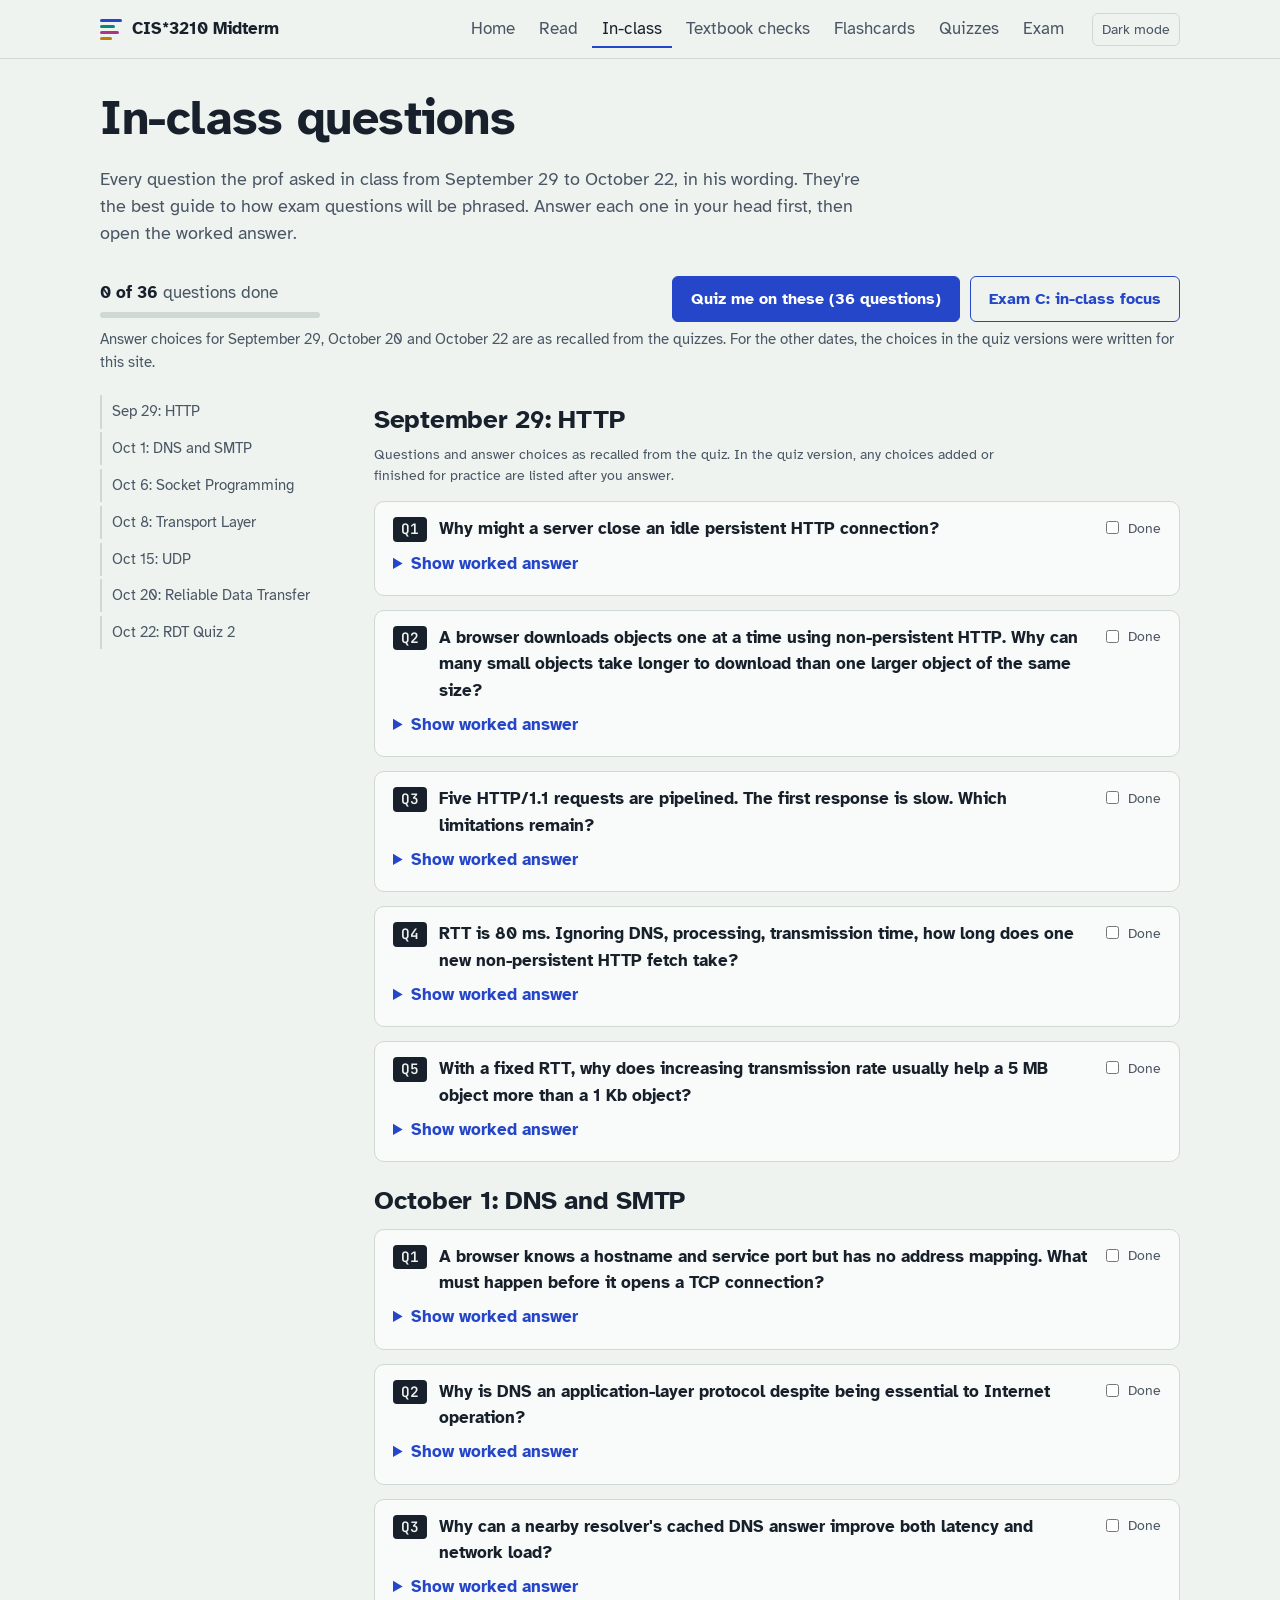
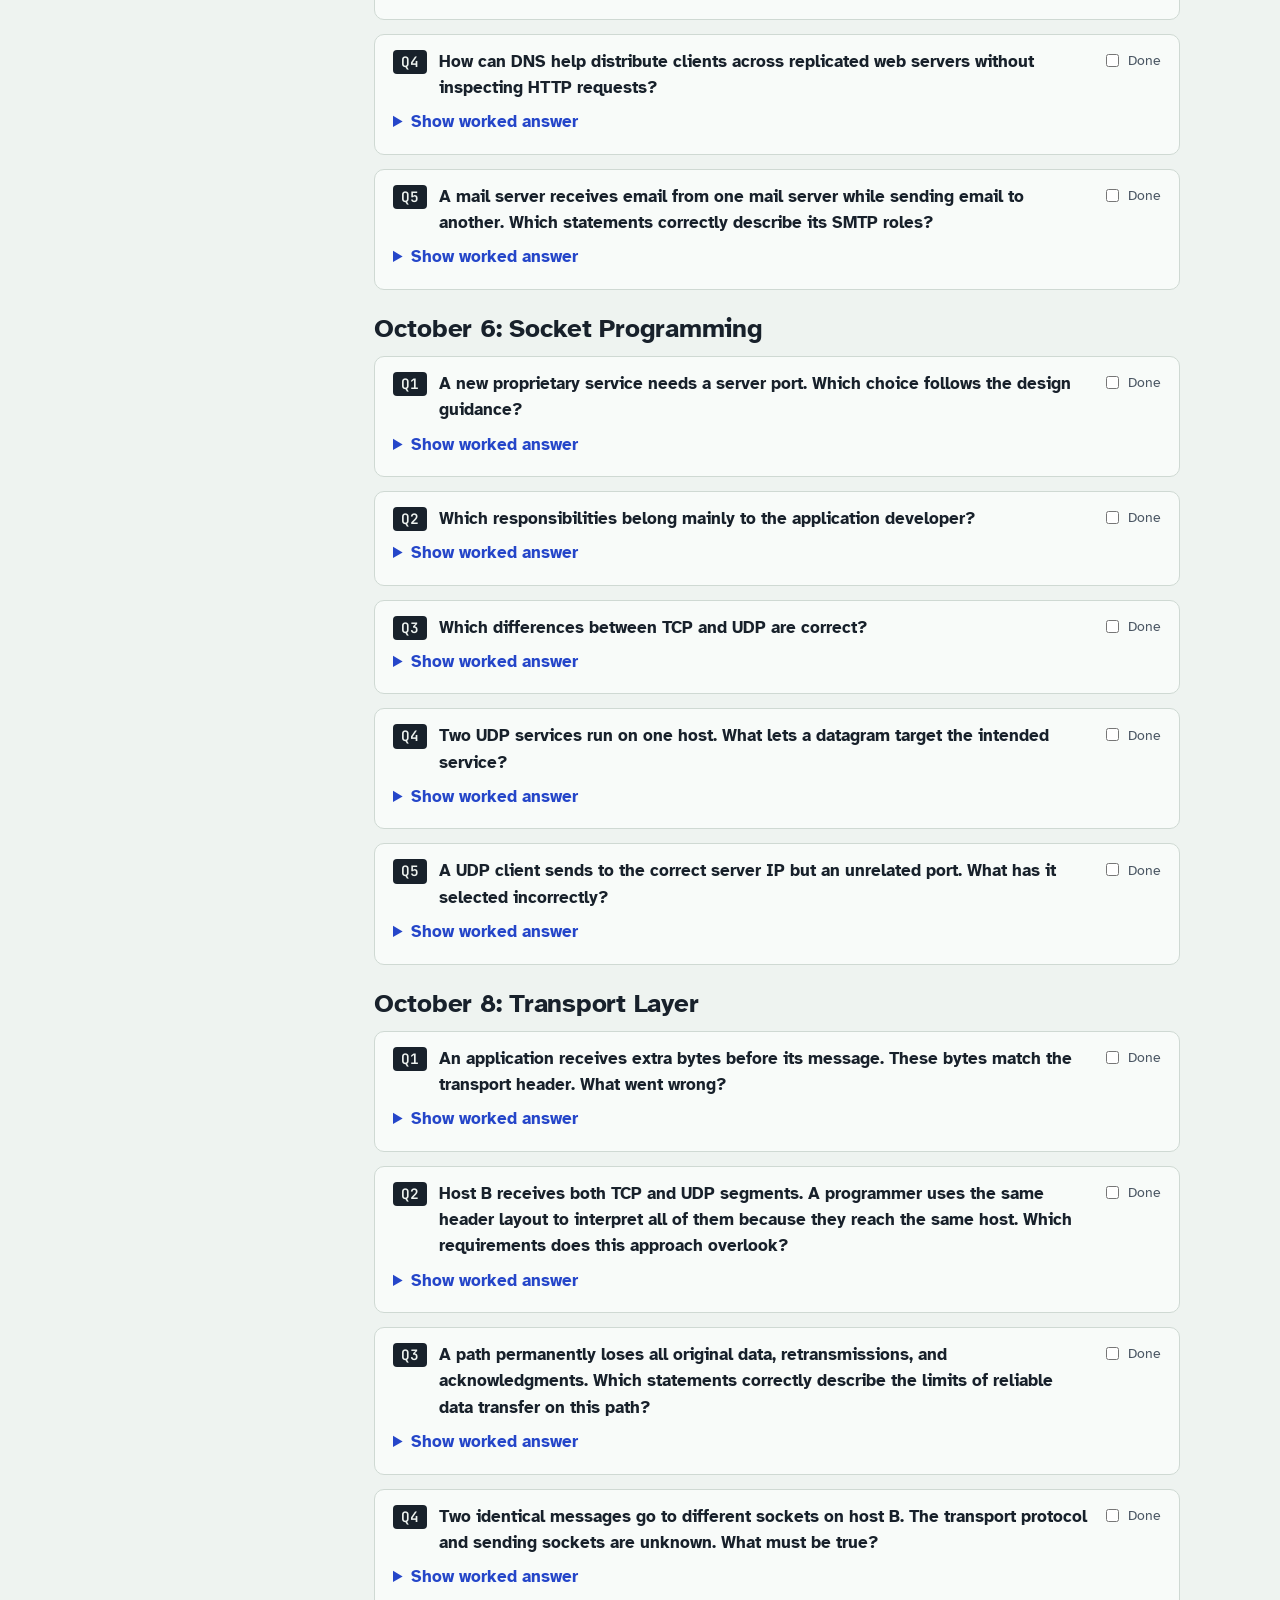
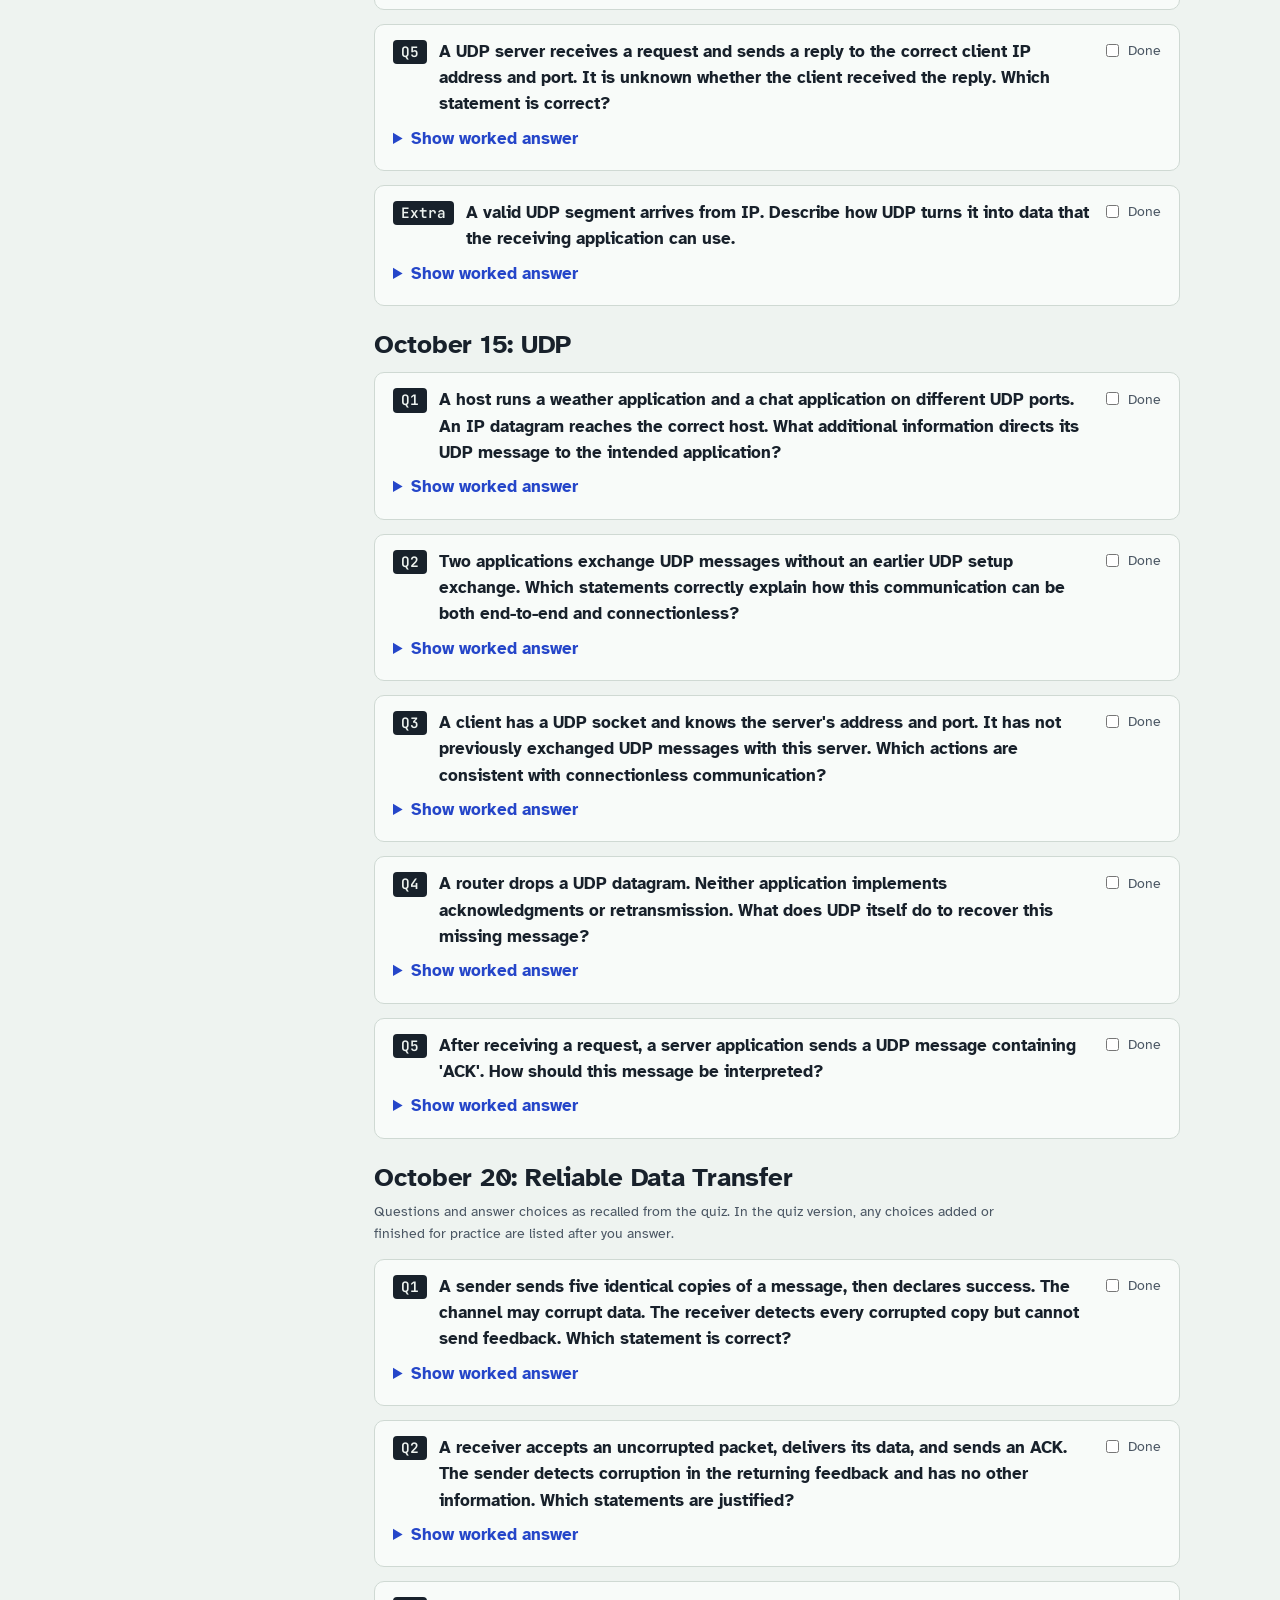
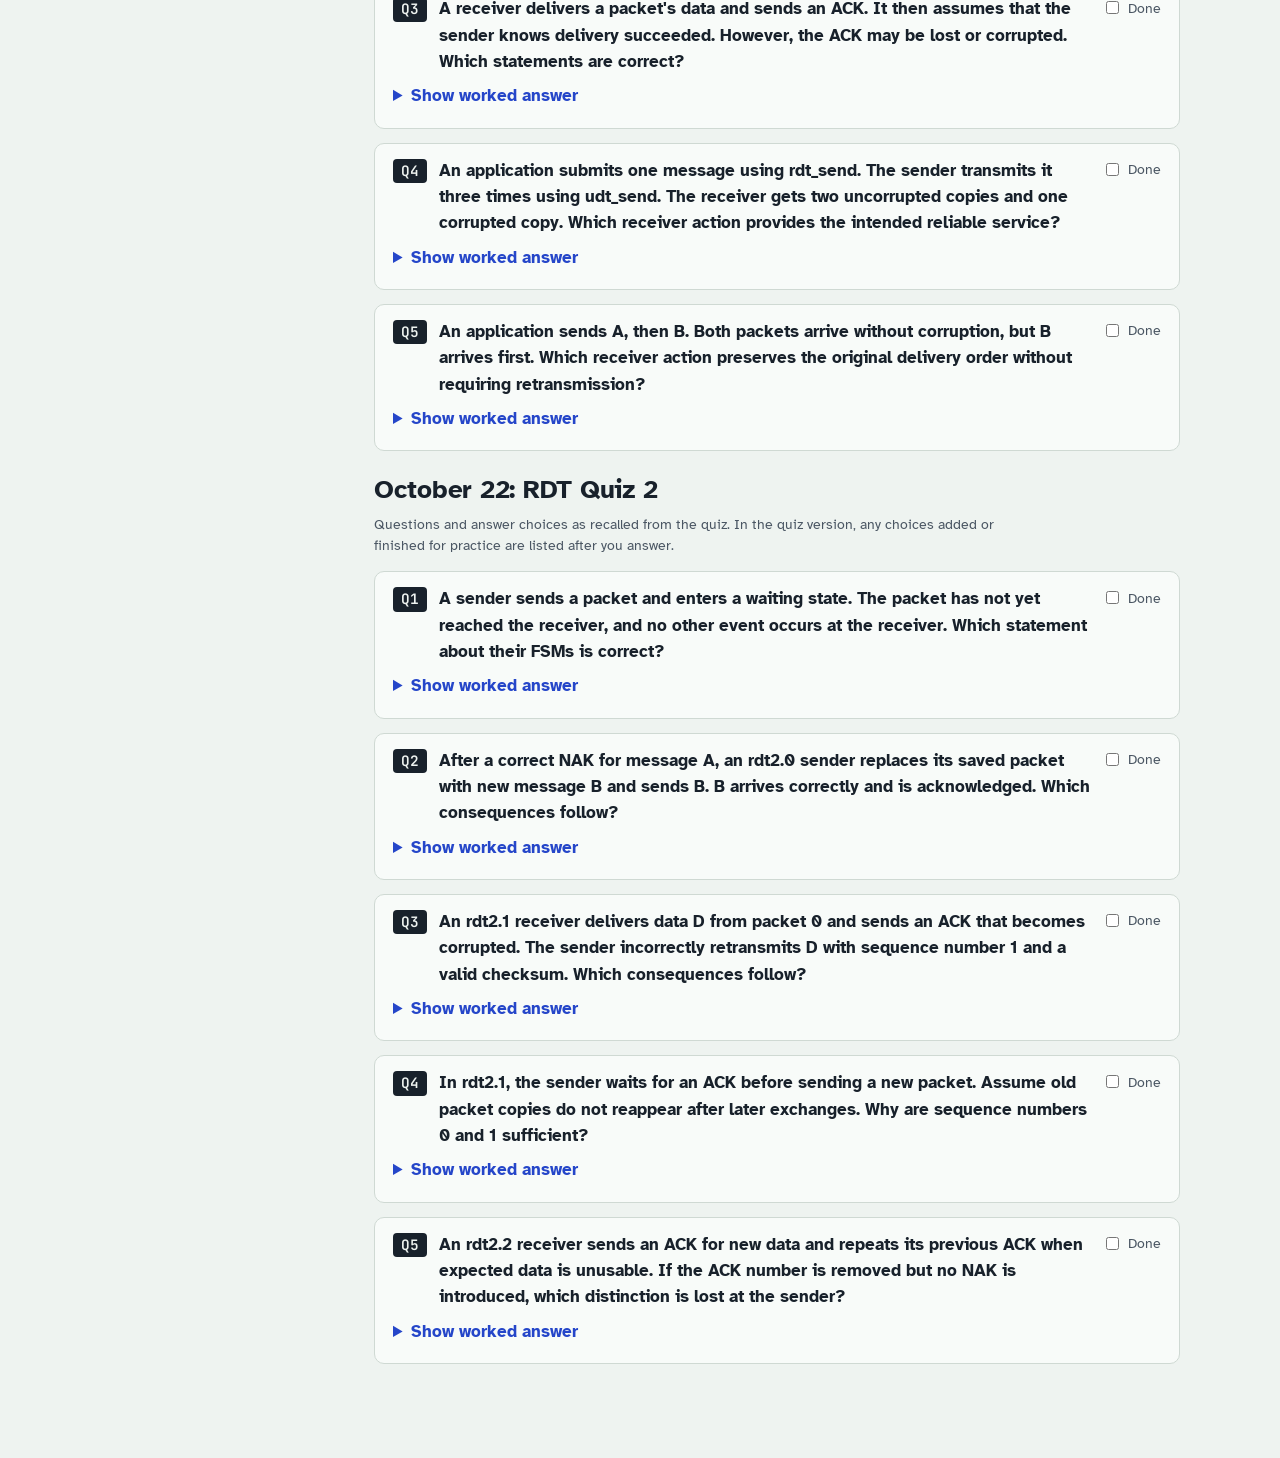
<file: cis3210-study/review.html>
<!doctype html>
<html lang="en">
<head>
  <meta charset="utf-8">
  <meta name="viewport" content="width=device-width, initial-scale=1">
  <title>In-class questions — CIS*3210 Midterm Study</title>
  <link rel="preconnect" href="https://fonts.googleapis.com">
  <link rel="preconnect" href="https://fonts.gstatic.com" crossorigin>
  <link href="https://fonts.googleapis.com/css2?family=Atkinson+Hyperlegible:wght@400;700&family=JetBrains+Mono:wght@400;600&display=swap" rel="stylesheet">
  <link rel="stylesheet" href="assets/style.css?v=20261022c">
</head>
<body data-page="review">
  <header id="site-header"></header>
  <main>
    <div class="page-head">
      <h1>In-class questions</h1>
      <p>Every question the prof asked in class from September 29 to October 22, in his wording. They're the best guide to how exam questions will be phrased. Answer each one in your head first, then open the worked answer.</p>
    </div>

    <div class="review-bar">
      <div><strong id="done-count">0 of 36</strong> <span class="muted">questions done</span>
        <div class="fc-progress" aria-hidden="true"><span id="done-bar"></span></div></div>
      <div class="btn-row">
        <a class="btn" href="quiz.html?topic=review&amp;all=1" id="quiz-link">Quiz me on these</a>
        <a class="btn secondary" href="exam.html">Exam C: in-class focus</a>
      </div>
    </div>
    <p class="muted review-note">Answer choices for September 29, October 20 and October 22 are as recalled from the quizzes. For the other dates, the choices in the quiz versions were written for this site.</p>

    <div class="reading">
      <nav class="toc" aria-label="Lectures"><ol id="toc"></ol></nav>
      <article class="article" id="list"></article>
    </div>
  </main>
  <script src="assets/common.js?v=20261022c"></script>
  <script src="data/review.js?v=20261022c"></script>
  <script>
  (function () {
    const S = window.Study;
    const R = window.REVIEW_BANK;

    /* Group by date, keeping the file's order (Oct 1 first). */
    const groups = [];
    R.forEach(r => {
      let g = groups.find(x => x.date === r.date);
      if (!g) { g = { date: r.date, lecture: r.lecture, items: [], note: false }; groups.push(g); }
      if (r.choiceSource) g.note = true;
      g.items.push(r);
    });
    const slug = d => d.toLowerCase().replace(/\s+/g, '-');

    document.getElementById('toc').innerHTML = groups.map(g =>
      '<li><a href="#' + slug(g.date) + '">' + S.esc(g.date.replace('October', 'Oct').replace('September', 'Sep')) + ': ' + S.esc(g.lecture) + '</a></li>').join('');

    document.getElementById('list').innerHTML = groups.map(g =>
      '<section id="' + slug(g.date) + '"><h2>' + S.esc(g.date) + ': ' + S.esc(g.lecture) + '</h2>' +
      (g.note ? '<p class="choices-note">Questions and answer choices as recalled from the quiz. In the quiz version, any choices added or finished for practice are listed after you answer.</p>' : '') +
      g.items.map(r => {
        const right = S.correctSet(r).map(i => S.md(r.options[i]));
        return '<div class="ex" data-ex="' + r.id + '">' +
          '<div class="ex-head"><span class="ex-num">' + S.esc(r.num) + '</span><span class="ex-topic">' + S.md((r.ctx ? r.ctx + ' ' : '') + r.q) + '</span>' +
          '<label class="ex-done"><input type="checkbox"> Done</label></div>' +
          '<details><summary>Show worked answer</summary>' +
          r.worked.map(p => '<p>' + S.md(p) + '</p>').join('') +
          S.extrasHTML(Object.assign({}, r, { choicesNote: false, choiceSource: null })) +
          '<div class="ex-key"><strong>' + (S.isMulti(r) ? 'Correct choices in the quiz version:' : 'Correct choice in the quiz version:') + '</strong><ul>' +
          right.map(t => '<li>' + t + '</li>').join('') + '</ul></div>' +
          '</details></div>';
      }).join('') + '</section>').join('');

    document.getElementById('quiz-link').textContent = 'Quiz me on these (' + R.length + ' questions)';

    const exs = Array.from(document.querySelectorAll('.ex'));
    let done = new Set(S.store.get('reviewDone', []));
    function update() {
      exs.forEach(ex => { const on = done.has(ex.dataset.ex); ex.classList.toggle('is-done', on); ex.querySelector('.ex-done input').checked = on; });
      const n = exs.filter(ex => done.has(ex.dataset.ex)).length;
      document.getElementById('done-count').textContent = n + ' of ' + exs.length;
      document.getElementById('done-bar').style.width = (100 * n / exs.length) + '%';
    }
    exs.forEach(ex => ex.querySelector('.ex-done input').addEventListener('change', e => {
      if (e.target.checked) done.add(ex.dataset.ex); else done.delete(ex.dataset.ex);
      S.store.set('reviewDone', Array.from(done)); update();
    }));
    update();
  })();
  </script>
</body>
</html>
</file>
<file: cis3210-study/assets/style.css>
/* CIS*3210 midterm study site
   Palette: celadon paper, slate ink, cobalt actions, four accent colours used for headers and series in demos. */

:root {
  --paper: #eef3f0;
  --paper-2: #f8fbf9;
  --ink: #18212b;
  --ink-2: #4a5663;
  --rule: #cfd9d3;
  --accent: #2546c9;
  --accent-ink: #ffffff;
  --accent-soft: rgba(37, 70, 201, 0.10);
  --ok: #17734f;
  --ok-soft: rgba(23, 115, 79, 0.12);
  --bad: #b1243a;
  --bad-soft: rgba(177, 36, 58, 0.10);
  --t0: #2546c9;
  --t1: #0e8570;
  --t2: #a8378a;
  --t3: #b98200;
  --code-bg: #e3ebe6;
  --chart-grid: #d6dfda;
  --chart-muted: #a3aeb8;
  --radius-s: 6px;
  --radius-m: 10px;
  --font: 'Atkinson Hyperlegible', system-ui, -apple-system, 'Segoe UI', sans-serif;
  --mono: 'JetBrains Mono', ui-monospace, 'SFMono-Regular', Menlo, Consolas, monospace;
  --measure: 70ch;
  color-scheme: light;
}

@media (prefers-color-scheme: dark) {
  :root:not([data-theme='light']) {
    --paper: #10161d; --paper-2: #161e27; --ink: #e5eaef; --ink-2: #9ba7b3; --rule: #29333e;
    --accent: #8099ff; --accent-ink: #0d1430; --accent-soft: rgba(128, 153, 255, 0.14);
    --ok: #52c493; --ok-soft: rgba(82, 196, 147, 0.14); --bad: #f27a8c; --bad-soft: rgba(242, 122, 140, 0.13);
    --t0: #8099ff; --t1: #3fc4a9; --t2: #e077c4; --t3: #e7b445;
    --code-bg: #1b252f; --chart-grid: #2a3540; --chart-muted: #6b7885;
    color-scheme: dark;
  }
}
:root[data-theme='dark'] {
  --paper: #10161d; --paper-2: #161e27; --ink: #e5eaef; --ink-2: #9ba7b3; --rule: #29333e;
  --accent: #8099ff; --accent-ink: #0d1430; --accent-soft: rgba(128, 153, 255, 0.14);
  --ok: #52c493; --ok-soft: rgba(82, 196, 147, 0.14); --bad: #f27a8c; --bad-soft: rgba(242, 122, 140, 0.13);
  --t0: #8099ff; --t1: #3fc4a9; --t2: #e077c4; --t3: #e7b445;
  --code-bg: #1b252f; --chart-grid: #2a3540; --chart-muted: #6b7885;
  color-scheme: dark;
}

* { box-sizing: border-box; }
[hidden] { display: none !important; }
html { -webkit-text-size-adjust: 100%; }
body {
  margin: 0;
  background: var(--paper);
  color: var(--ink);
  font-family: var(--font);
  font-size: 1.0625rem;
  line-height: 1.55;
}
a { color: var(--accent); text-underline-offset: 2px; }
:focus-visible { outline: 3px solid var(--accent); outline-offset: 2px; border-radius: 3px; }
code, pre { font-family: var(--mono); font-size: 0.86em; }
code { background: var(--code-bg); padding: 0.08em 0.32em; border-radius: 4px; }
pre {
  background: var(--code-bg); padding: 14px 16px; border-radius: var(--radius-s);
  overflow-x: auto; line-height: 1.5; margin: 0.8em 0;
}
pre code { background: none; padding: 0; font-size: 1em; }
h1, h2, h3 { line-height: 1.15; letter-spacing: -0.01em; }
h1 { font-size: clamp(2rem, 4.5vw, 3rem); margin: 0 0 0.4em; }
h2 { font-size: 1.6rem; margin: 2em 0 0.5em; }
h3 { font-size: 1.2rem; margin: 1.6em 0 0.4em; }
p, ul, ol { margin: 0 0 0.9em; }
li { margin-bottom: 0.25em; }
table { border-collapse: collapse; width: 100%; margin: 0.8em 0 1.2em; font-size: 0.95rem; }
th, td { text-align: left; padding: 7px 10px; border-bottom: 1px solid var(--rule); vertical-align: top; }
th { font-weight: 700; border-bottom: 2px solid var(--ink-2); }
.table-wrap { overflow-x: auto; }
.muted { color: var(--ink-2); }
.visually-hidden { position: absolute; width: 1px; height: 1px; overflow: hidden; clip: rect(0 0 0 0); white-space: nowrap; }

/* ---------- Header ---------- */
.site-header {
  border-bottom: 1px solid var(--rule);
  background: var(--paper);
  position: sticky; top: 0; z-index: 20;
}
.site-header .inner {
  max-width: 1120px; margin: 0 auto; padding: 10px 20px;
  display: flex; align-items: center; gap: 18px; flex-wrap: wrap;
}
.brand { font-weight: 700; color: var(--ink); text-decoration: none; margin-right: auto; display: flex; align-items: center; gap: 10px; }
.brand-mark { display: inline-grid; gap: 3px; width: 22px; }
.brand-mark span { display: block; height: 3px; border-radius: 2px; }
.brand-mark span:nth-child(1) { background: var(--t0); width: 100%; }
.brand-mark span:nth-child(2) { background: var(--t1); width: 70%; }
.brand-mark span:nth-child(3) { background: var(--t2); width: 85%; }
.brand-mark span:nth-child(4) { background: var(--t3); width: 55%; }
.site-nav { display: flex; gap: 4px; flex-wrap: wrap; }
.site-nav a {
  color: var(--ink-2); text-decoration: none; padding: 6px 10px; border-radius: var(--radius-s);
}
.site-nav a:hover { color: var(--ink); background: var(--accent-soft); }
.site-nav a[aria-current='page'] { color: var(--ink); box-shadow: inset 0 -2px 0 var(--accent); border-radius: 0; }
.theme-toggle {
  background: none; border: 1px solid var(--rule); color: var(--ink-2); border-radius: var(--radius-s);
  padding: 5px 9px; cursor: pointer; font: inherit; font-size: 0.85rem;
}

/* ---------- Page frame ---------- */
main { max-width: 1120px; margin: 0 auto; padding: 32px 20px 80px; }
.page-head { max-width: var(--measure); margin-bottom: 28px; }
.page-head p { color: var(--ink-2); font-size: 1.1rem; }

/* ---------- Buttons & controls ---------- */
.btn {
  display: inline-flex; align-items: center; justify-content: center; gap: 8px;
  font: inherit; font-weight: 700; font-size: 0.98rem;
  padding: 10px 18px; border-radius: var(--radius-s); cursor: pointer;
  border: 1px solid var(--accent); background: var(--accent); color: var(--accent-ink);
  text-decoration: none;
}
.btn:hover { filter: brightness(1.08); }
.btn.secondary { background: transparent; color: var(--accent); }
.btn.quiet { background: transparent; color: var(--ink-2); border-color: var(--rule); font-weight: 400; }
.btn:disabled { opacity: 0.45; cursor: not-allowed; filter: none; }
.btn-row { display: flex; gap: 10px; flex-wrap: wrap; align-items: center; }
.chip-row { display: flex; gap: 8px; flex-wrap: wrap; margin: 0 0 18px; }
.chip {
  font: inherit; font-size: 0.9rem; padding: 6px 12px; border-radius: 999px; cursor: pointer;
  border: 1px solid var(--rule); background: var(--paper-2); color: var(--ink);
}
.chip[aria-pressed='true'] { background: var(--ink); color: var(--paper); border-color: var(--ink); }
label.inline { display: inline-flex; align-items: center; gap: 8px; color: var(--ink-2); font-size: 0.95rem; }
select { font: inherit; padding: 6px 8px; border-radius: var(--radius-s); border: 1px solid var(--rule); background: var(--paper-2); color: var(--ink); }

/* ---------- Home ---------- */
.hero { display: grid; grid-template-columns: minmax(0, 1fr) minmax(0, 1fr); gap: 40px; align-items: center; margin: 12px 0 44px; }
.hero h1 { margin-bottom: 0.25em; }
.hero .when { font-size: 1.25rem; color: var(--ink-2); margin-bottom: 1.2em; }
.countdown { font-size: 1.05rem; }
.countdown strong { font-size: 1.6rem; color: var(--ink); }
.lanes-caption { color: var(--ink-2); font-size: 0.95rem; margin-top: 16px; }

.study-list { list-style: none; padding: 0; margin: 0; border-top: 1px solid var(--rule); }
.study-list li { margin: 0; border-bottom: 1px solid var(--rule); }
.study-list a {
  display: grid; grid-template-columns: minmax(160px, 220px) 1fr auto; gap: 20px; align-items: baseline;
  padding: 18px 4px; color: var(--ink); text-decoration: none;
}
.study-list a:hover { background: var(--accent-soft); }
.study-list .name { font-weight: 700; font-size: 1.2rem; color: var(--accent); }
.study-list .desc { color: var(--ink-2); }
.study-list .stat { font-size: 0.92rem; color: var(--ink-2); white-space: nowrap; }
.home-grid { display: grid; grid-template-columns: minmax(0, 1.6fr) minmax(0, 1fr); gap: 48px; }
.facts dt { font-weight: 700; margin-top: 12px; }
.facts dd { margin: 2px 0 0; color: var(--ink-2); }

/* ---------- Reading ---------- */
.reading { display: grid; grid-template-columns: 230px minmax(0, 1fr); gap: 44px; }
.toc { position: sticky; top: 76px; align-self: start; max-height: calc(100vh - 96px); overflow-y: auto; font-size: 0.93rem; }
.toc ol { list-style: none; padding: 0; margin: 0; }
.toc a { display: block; padding: 5px 10px; color: var(--ink-2); text-decoration: none; border-left: 2px solid var(--rule); }
.toc a:hover { color: var(--ink); }
.toc a.active { color: var(--ink); border-left-color: var(--accent); font-weight: 700; }
.article { max-width: 76ch; }
.article section { scroll-margin-top: 80px; }
.article h2 { padding-top: 10px; border-top: 1px solid var(--rule); }
.article h2:first-of-type { border-top: 0; margin-top: 0; }
.source { color: var(--ink-2); font-size: 0.95rem; margin-top: -0.3em; }
.lead { font-size: 1.12rem; }
.callout { border-left: 3px solid var(--accent); background: var(--accent-soft); padding: 10px 14px; border-radius: 0 var(--radius-s) var(--radius-s) 0; margin: 1em 0; }
.formula { font-family: var(--mono); font-size: 0.95rem; background: var(--paper-2); border: 1px solid var(--rule); padding: 10px 14px; border-radius: var(--radius-s); margin: 0.6em 0 1em; }

/* ---------- Flashcards ---------- */
.fc-wrap { max-width: 720px; }
.fc-meta { display: flex; justify-content: space-between; color: var(--ink-2); font-size: 0.95rem; margin-bottom: 10px; }
.card-stage { perspective: 1400px; margin-bottom: 16px; }
.flashcard {
  position: relative; width: 100%; min-height: 300px; cursor: pointer; border: 0; padding: 0; background: none;
  transform-style: preserve-3d; transition: transform 0.45s cubic-bezier(.3,.7,.3,1); font: inherit; color: inherit; text-align: left;
}
.flashcard.flipped { transform: rotateY(180deg); }
.face {
  position: absolute; inset: 0; backface-visibility: hidden; -webkit-backface-visibility: hidden;
  background: var(--paper-2); border: 1px solid var(--rule); border-radius: var(--radius-m);
  padding: 28px 30px; display: flex; flex-direction: column; justify-content: center;
}
.face .topic-tag { position: absolute; top: 16px; left: 30px; font-size: 0.85rem; color: var(--ink-2); }
.face .hint { position: absolute; bottom: 14px; right: 20px; font-size: 0.82rem; color: var(--ink-2); }
.face.front .text { font-size: clamp(1.4rem, 3.2vw, 1.9rem); font-weight: 700; line-height: 1.25; }
.face.back { transform: rotateY(180deg); border-color: var(--accent); }
.face.back .text { font-size: 1.15rem; line-height: 1.5; }
.fc-progress { height: 6px; background: var(--rule); border-radius: 4px; overflow: hidden; margin: 6px 0 18px; }
.fc-progress span { display: block; height: 100%; background: var(--ok); width: 0; transition: width 0.3s; }
.kbd { font-family: var(--mono); font-size: 0.8rem; border: 1px solid var(--rule); border-bottom-width: 2px; border-radius: 4px; padding: 1px 6px; }

/* ---------- Questions (quiz + exam) ---------- */
.qcard { max-width: 780px; }
.q-meta { color: var(--ink-2); font-size: 0.92rem; margin-bottom: 8px; display: flex; gap: 14px; flex-wrap: wrap; }
.q-context {
  white-space: pre-line; font-size: 0.97rem; color: var(--ink); background: var(--accent-soft);
  border-left: 3px solid var(--accent); border-radius: 0 var(--radius-s) var(--radius-s) 0;
  padding: 10px 14px; margin: 0 0 12px; line-height: 1.5;
}
.q-text { font-size: 1.15rem; font-weight: 700; margin-bottom: 12px; line-height: 1.4; }
.q-text code { font-weight: 400; }
.options { list-style: none; padding: 0; margin: 12px 0; display: grid; gap: 8px; }
.option {
  display: grid; grid-template-columns: 28px 1fr; gap: 10px; align-items: start; width: 100%;
  text-align: left; font: inherit; color: var(--ink); cursor: pointer;
  background: var(--paper-2); border: 1px solid var(--rule); border-radius: var(--radius-s); padding: 11px 14px;
}
.option:hover:not(:disabled) { border-color: var(--accent); }
.option .letter {
  width: 26px; height: 26px; border-radius: 50%; border: 1px solid var(--ink-2); display: grid; place-items: center;
  font-size: 0.85rem; font-weight: 700; color: var(--ink-2);
}
.option[aria-checked='true'] { border-color: var(--accent); background: var(--accent-soft); }
.option[aria-checked='true'] .letter { background: var(--accent); border-color: var(--accent); color: var(--accent-ink); }
.option.correct { border-color: var(--ok); background: var(--ok-soft); }
.option.correct .letter { background: var(--ok); border-color: var(--ok); color: var(--paper); }
.option.wrong { border-color: var(--bad); background: var(--bad-soft); }
.option.wrong .letter { background: var(--bad); border-color: var(--bad); color: var(--paper); }
.option:disabled { cursor: default; }
.feedback { border-radius: var(--radius-s); padding: 12px 14px; margin: 10px 0 16px; }
.feedback.ok { background: var(--ok-soft); border-left: 3px solid var(--ok); }
.feedback.no { background: var(--bad-soft); border-left: 3px solid var(--bad); }
.feedback strong { display: block; margin-bottom: 2px; }
.chart { margin: 8px 0 14px; background: var(--paper-2); border: 1px solid var(--rule); border-radius: var(--radius-s); padding: 8px; }
.chart svg { display: block; width: 100%; height: auto; }
.progress-line { height: 4px; background: var(--rule); border-radius: 3px; margin: 0 0 22px; overflow: hidden; }
.progress-line span { display: block; height: 100%; background: var(--accent); transition: width 0.25s; }

.topic-picker { list-style: none; padding: 0; margin: 0 0 24px; border-top: 1px solid var(--rule); max-width: 780px; }
.topic-picker li { border-bottom: 1px solid var(--rule); margin: 0; }
.topic-picker button {
  width: 100%; display: grid; grid-template-columns: 1fr auto auto; gap: 18px; align-items: baseline;
  background: none; border: 0; padding: 14px 6px; font: inherit; color: var(--ink); cursor: pointer; text-align: left;
}
.topic-picker button:hover { background: var(--accent-soft); }
.topic-picker .t-name { font-weight: 700; }
.topic-picker .t-count, .topic-picker .t-best { color: var(--ink-2); font-size: 0.92rem; white-space: nowrap; }

.score-big { font-size: clamp(2.6rem, 7vw, 4rem); font-weight: 700; line-height: 1; margin: 0.1em 0 0.15em; }
.breakdown td:last-child, .breakdown th:last-child { text-align: right; }
.bar-cell { width: 40%; }
.mini-bar { height: 8px; background: var(--rule); border-radius: 4px; overflow: hidden; }
.mini-bar span { display: block; height: 100%; background: var(--accent); }

/* ---------- Exam ---------- */
.exam-layout { display: grid; grid-template-columns: minmax(0, 1fr) 250px; gap: 36px; align-items: start; }
.exam-side { position: sticky; top: 76px; }
.timer { font-family: var(--mono); font-size: 2rem; font-weight: 700; letter-spacing: 0.02em; }
.timer.low { color: var(--bad); }
.pace { color: var(--ink-2); font-size: 0.9rem; margin-bottom: 14px; }
.qgrid { display: grid; grid-template-columns: repeat(5, 1fr); gap: 5px; margin: 12px 0 16px; }
.qgrid button {
  font: inherit; font-size: 0.82rem; padding: 6px 0; border-radius: 4px; cursor: pointer;
  border: 1px solid var(--rule); background: var(--paper-2); color: var(--ink-2); position: relative;
}
.qgrid button.answered { background: var(--ink); color: var(--paper); border-color: var(--ink); }
.qgrid button.flagged::after { content: ''; position: absolute; top: 2px; right: 2px; width: 6px; height: 6px; border-radius: 50%; background: var(--t3); }
.qgrid button.current { outline: 2px solid var(--accent); outline-offset: 1px; }
.qgrid button.right { background: var(--ok); border-color: var(--ok); color: var(--paper); }
.qgrid button.miss { background: var(--bad); border-color: var(--bad); color: var(--paper); }
.legend { font-size: 0.82rem; color: var(--ink-2); display: grid; gap: 4px; margin-bottom: 14px; }
.grid-toggle { display: none; }
.flag-btn[aria-pressed='true'] { border-color: var(--t3); color: var(--ink); }
.exam-q { padding: 4px 0 26px; border-bottom: 1px solid var(--rule); margin-bottom: 26px; scroll-margin-top: 84px; }
.start-panel { max-width: var(--measure); }
.rules { padding-left: 1.2em; }


/* ---------- Reading demos ---------- */
.demo {
  margin: 1.4em 0 1.8em; padding: 16px 18px 12px; background: var(--paper-2);
  border: 1px solid var(--rule); border-left: 4px solid var(--accent); border-radius: var(--radius-m);
}
.demo-head { display: flex; flex-wrap: wrap; gap: 4px 12px; align-items: baseline; margin-bottom: 10px; }
.demo-title { font-weight: 700; font-size: 1.05rem; }
.demo-sub { color: var(--ink-2); font-size: 0.93rem; }
.demo-modes { display: flex; flex-wrap: wrap; gap: 6px; margin-bottom: 10px; }
.demo-modes:empty { display: none; }
.demo-stage svg { display: block; width: 100%; height: auto; }
.demo-controls { display: flex; flex-wrap: wrap; gap: 8px 14px; align-items: center; margin-top: 10px; }
.demo-btn {
  font: inherit; font-size: 0.9rem; padding: 6px 12px; border-radius: var(--radius-s); cursor: pointer;
  border: 1px solid var(--rule); background: var(--paper); color: var(--ink);
}
.demo-btn:hover { border-color: var(--accent); }
.demo-btn.primary { background: var(--accent); border-color: var(--accent); color: var(--accent-ink); font-weight: 700; }
.demo-btn.seg { border-radius: 999px; font-size: 0.86rem; padding: 5px 12px; }
.demo-btn.seg[aria-pressed='true'] { background: var(--ink); color: var(--paper); border-color: var(--ink); }
.demo-slider { display: inline-flex; flex-direction: column; gap: 2px; font-size: 0.9rem; color: var(--ink-2); min-width: 180px; }
.demo-slider strong { color: var(--ink); }
.demo-slider input { accent-color: var(--accent); width: 100%; }
.demo-check { display: inline-flex; align-items: center; gap: 6px; font-size: 0.9rem; color: var(--ink-2); }
.demo-readout { margin: 10px 0 0; font-size: 0.95rem; min-height: 1.5em; }

@media (max-width: 520px) {
  .demo { padding: 12px 12px 10px; }
}


/* ---------- Review exercises ---------- */
.review-bar { display: flex; flex-wrap: wrap; gap: 14px 28px; align-items: center; justify-content: space-between; max-width: 1080px; margin-bottom: 6px; }
.review-bar .fc-progress { width: 220px; margin: 6px 0 0; }
.review-note { font-size: 0.92rem; margin: 0 0 22px; }
.ex { border: 1px solid var(--rule); border-radius: var(--radius-m); background: var(--paper-2); padding: 14px 18px; margin: 0 0 14px; }
.ex.is-done { border-left: 4px solid var(--ok); }
.ex.optional .ex-num { background: transparent; color: var(--ink-2); border: 1px dashed var(--ink-2); }
.ex-head { display: flex; flex-wrap: wrap; align-items: baseline; gap: 6px 12px; }
.ex-num { font-family: var(--mono); font-weight: 600; font-size: 0.9rem; background: var(--ink); color: var(--paper); border-radius: 4px; padding: 1px 8px; }
.ex-topic { font-weight: 700; flex: 1; min-width: 200px; }
.ex-done { font-size: 0.9rem; color: var(--ink-2); display: inline-flex; gap: 6px; align-items: center; cursor: pointer; }
.ex-done input { accent-color: var(--ok); }
.ex-prompt { color: var(--ink-2); margin: 8px 0 6px; }
.ex details { margin-top: 4px; }
.ex summary { cursor: pointer; color: var(--accent); font-weight: 700; padding: 4px 0; }
.ex details[open] summary { margin-bottom: 6px; }
.ex details > :last-child { margin-bottom: 0; }

/* ---------- Responsive ---------- */
@media (max-width: 880px) {
  .hero, .home-grid { grid-template-columns: 1fr; gap: 28px; }
  .reading { grid-template-columns: minmax(0, 1fr); }
  .toc { position: static; max-height: none; border-bottom: 1px solid var(--rule); padding-bottom: 12px; }
  .toc ol { display: flex; flex-wrap: wrap; gap: 4px; }
  .toc a { border-left: 0; border-bottom: 2px solid transparent; padding: 4px 8px; }
  .exam-layout { grid-template-columns: minmax(0, 1fr); gap: 16px; }
  .exam-side { order: -1; position: sticky; top: 0; background: var(--paper); z-index: 5; padding: 10px 0; border-bottom: 1px solid var(--rule); }
  .exam-side .btn-row { margin-bottom: 0 !important; }
  .grid-toggle { display: inline-flex; }
  .pace { margin-bottom: 8px; }
  .exam-side .qgrid, .exam-side .legend { display: none; }
  .exam-side.open .qgrid { display: grid; grid-template-columns: repeat(10, 1fr); }
  .timer { font-size: 1.4rem; }
  .study-list a { grid-template-columns: 1fr; gap: 4px; }
}
@media (max-width: 880px) {
  .site-header { position: static; }
  .site-header .inner { flex-wrap: nowrap; gap: 10px; }
  .brand { margin-right: 0; white-space: nowrap; }
  .site-nav { flex-wrap: nowrap; overflow-x: auto; flex: 1; scrollbar-width: none; }
  .site-nav a { white-space: nowrap; }
  .toc { top: 0; }
}
@media (max-width: 520px) {
  main { padding: 22px 16px 60px; }
  .site-header .inner { padding: 8px 12px; gap: 6px; flex-wrap: wrap; }
  .site-nav { order: 3; flex-basis: 100%; }
  .site-nav a { padding: 5px 7px; font-size: 0.92rem; }
  .brand-text-long { display: none; }
  .face { padding: 24px 20px; }
  .flashcard { min-height: 340px; }
}

@media (prefers-reduced-motion: reduce) {
  *, *::before, *::after { animation: none !important; transition: none !important; }
}

@media print {
  .site-header, .toc, .theme-toggle { display: none; }
  .reading { display: block; }
  body { background: #fff; color: #000; }
}
.ex pre { margin: 6px 0 10px; font-size: 13px; }
.ex details.ctx-fold summary { color: var(--ink-2); font-weight: 600; font-size: 14px; }
.ex details.ctx-fold { margin: 2px 0 8px; }


/* ===================== CIS*3210 additions ===================== */

/* Hero: a message gaining headers */
.stack { margin: 0; display: grid; gap: 10px; }
.stack-row { display: grid; grid-template-columns: 92px 1fr 72px; gap: 10px; align-items: center; }
.stack-name { font-family: var(--mono); font-size: 0.8rem; color: var(--ink-2); }
.stack-unit { font-size: 0.85rem; color: var(--ink-2); }
.stack-pkt { display: flex; justify-content: flex-end; gap: 3px; }
.stack-pkt .b {
  display: inline-grid; place-items: center; height: 30px; border-radius: 5px; color: var(--paper);
  font-family: var(--mono); font-weight: 600; font-size: 0.85rem; width: 46px;
}
.stack-pkt .b.m { background: var(--ink); width: 72px; }
.stack-pkt .b.ht { background: var(--t0); }
.stack-pkt .b.hn { background: var(--t1); }
.stack-pkt .b.hl { background: var(--t2); }
.stack-row:nth-of-type(2) .ht, .stack-row:nth-of-type(3) .hn, .stack-row:nth-of-type(4) .hl { animation: wrap-in 0.7s cubic-bezier(.3,.7,.3,1) both; }
.stack-row:nth-of-type(2) .ht { animation-delay: 0.3s; }
.stack-row:nth-of-type(3) .hn { animation-delay: 0.8s; }
.stack-row:nth-of-type(4) .hl { animation-delay: 1.3s; }
@keyframes wrap-in { from { opacity: 0; transform: translateX(-28px); } to { opacity: 1; transform: none; } }

/* Questions: source line, select-all note, checkbox-style options */
.q-src { font-size: 0.88rem; color: var(--accent); font-weight: 700; margin: 0 0 6px; }
.multi-note { font-size: 0.9rem; color: var(--ink-2); font-style: italic; margin: -4px 0 4px; }
.option.multi .letter { border-radius: 5px; }
.option.missed { border-color: var(--ok); border-style: dashed; background: transparent; }
.option.missed .letter { border-color: var(--ok); color: var(--ok); }
.option.missed::after { content: 'missed'; grid-column: 2; font-size: 0.8rem; color: var(--ok); font-weight: 700; }

/* In-class question answers */
.ex-key { border-top: 1px solid var(--rule); margin-top: 10px; padding-top: 8px; font-size: 0.95rem; }
.ex-key ul { margin: 4px 0 0; padding-left: 1.2em; }
.ex .ex-topic code { font-weight: 400; }

/* Bullet-first notes on the Read page */
ul.notes { padding-left: 1.1em; margin: 0.6em 0 1em; }
ul.notes > li { margin: 0 0 0.7em; }
ul.notes ul { padding-left: 1.2em; margin: 0.25em 0 0; }
ul.notes ul li { margin-bottom: 0.2em; }
li.formula { list-style: none; margin-left: -1.2em; font-family: var(--mono); font-size: 0.95rem; background: var(--paper-2); border: 1px solid var(--rule); padding: 6px 12px; border-radius: var(--radius-s); width: fit-content; max-width: 100%; }
.code-pair { display: grid; grid-template-columns: minmax(0, 1fr) minmax(0, 1fr); gap: 12px; margin: 0.6em 0 1em; }
.code-pair pre { margin: 0; font-size: 0.8em; }
@media (max-width: 760px) { .code-pair { grid-template-columns: minmax(0, 1fr); } }

/* Demo additions */
.demo-seg { display: flex; flex-wrap: wrap; gap: 6px; }
.demo-modes { gap: 10px 16px; }
.demo-stage code { background: none; padding: 0; }
.ck { display: grid; grid-template-columns: minmax(0, 1fr) minmax(0, 1fr); gap: 18px; }
.ck-h { font-weight: 700; margin-bottom: 6px; }
.ck-row { display: flex; justify-content: space-between; gap: 10px; padding: 3px 8px; border-radius: 4px; font-size: 0.9rem; }
.ck-row span { color: var(--ink-2); }
.ck-row code { font-size: 0.92rem; letter-spacing: 0.04em; background: none; padding: 0; }
.ck-note { opacity: 0.8; }
.ck-note span { padding-left: 12px; }
.ck-total { border-top: 1px solid var(--ink-2); margin-top: 4px; font-weight: 700; }
.ck-total span { color: var(--ink); }
.ck-bad { background: var(--bad-soft); }
.ck-verdict { margin-top: 8px; padding: 6px 10px; border-radius: var(--radius-s); font-weight: 700; font-size: 0.92rem; }
.ck-verdict.ok { background: var(--ok-soft); color: var(--ok); }
.ck-verdict.no { background: var(--bad-soft); color: var(--bad); }
@media (max-width: 620px) {
  .ck { grid-template-columns: minmax(0, 1fr); }
  .ck-row code { font-size: 0.82rem; letter-spacing: 0; }
}
@media (max-width: 880px) {
  .stack-row { grid-template-columns: 78px 1fr 64px; }
}
@media (max-width: 420px) {
  .stack-pkt .b { width: 36px; font-size: 0.78rem; }
  .stack-pkt .b.m { width: 48px; }
  .stack-row { grid-template-columns: 70px 1fr; }
  .stack-unit { display: none; }
}

/* Textbook knowledge checks */
.kc-note { max-width: 860px; margin: 8px 0 8px; }
.kc-note p { margin: 0 0 0.5em; font-size: 0.95rem; }
.kc-note p:last-child { margin-bottom: 0; }
.kc-list { list-style: none; padding: 0; margin: 0 0 8px; max-width: 860px; }
.kc-row { display: grid; grid-template-columns: auto minmax(0, 1fr) auto; gap: 6px 14px; align-items: baseline; border: 1px solid var(--rule); border-radius: var(--radius-m); background: var(--paper-2); padding: 12px 16px; margin: 0 0 10px; }
.kc-row.is-done { border-left: 4px solid var(--ok); }
.kc-title { font-weight: 700; }
.kc-what { color: var(--ink-2); font-size: 0.95rem; margin-top: 2px; }
.kc-local { font-size: 0.9rem; margin-top: 4px; }
@media (max-width: 520px) { .kc-row { grid-template-columns: auto minmax(0, 1fr); } .kc-row .ex-done { grid-column: 2; } }
.table-note { font-size: 0.88rem; margin-top: -0.6em; }

/* Per-choice explanations on select-all questions */
.opt-why { display: block; margin-top: 4px; font-size: 0.9rem; color: var(--ink-2); }
.option.missed::after { content: none; }
.option.missed .opt-why::before { content: 'Missed. '; color: var(--ok); font-weight: 700; }
.why-list { font-size: 0.93rem; padding-left: 1.2em; }
.why-list li { margin-bottom: 0.3em; }

/* ---------- Question readability (quizzes and exam) ---------- */
.q-meta { font-size: 0.86rem; margin-bottom: 10px; }
.q-src { font-size: 0.85rem; margin-bottom: 8px; }
.q-scenario {
  background: var(--paper-2); border: 1px solid var(--rule); border-radius: var(--radius-s);
  padding: 12px 16px; margin: 0 0 14px; font-size: 1rem; line-height: 1.6; color: var(--ink);
}
.q-scenario p { margin: 0; }
.q-scenario pre { margin: 10px 0 0; background: var(--code-bg); }
.q-scenario p + pre { margin-top: 10px; }
.q-scenario > pre:first-child { margin-top: 0; }
.q-text { font-size: 1.12rem; font-weight: 400; line-height: 1.6; margin-bottom: 6px; color: var(--ink); }
.q-text strong, .q-scenario strong { font-weight: 700; }
.multi-note { margin: 2px 0 6px; font-size: 0.88rem; }
.options { gap: 12px; margin: 16px 0 18px; }
.option { padding: 12px 16px; line-height: 1.5; }
.option .letter { margin-top: 1px; }
.opt-why { border-top: 1px dashed var(--rule); padding-top: 6px; margin-top: 8px; line-height: 1.45; }
.feedback { line-height: 1.55; padding: 14px 16px; }
.feedback strong { margin-bottom: 4px; }
.exam-q { padding-bottom: 30px; margin-bottom: 30px; }
@media (max-width: 520px) {
  .q-text { font-size: 1.05rem; }
  .q-scenario { padding: 10px 12px; }
  .option { padding: 10px 12px; }
}

/* ---------- Textbook checks: practice-first layout ---------- */
.kc-row { grid-template-columns: auto minmax(0, 1fr); }
.kc-title { font-weight: 700; font-size: 1.05rem; }
.kc-status { display: block; font-size: 0.88rem; color: var(--ink-2); margin-top: 6px; }
.kc-status.done { color: var(--ok); font-weight: 700; }
.kc-actions { display: flex; flex-wrap: wrap; align-items: center; gap: 8px 14px; margin-top: 10px; }
.kc-actions .btn { padding: 8px 16px; font-size: 0.95rem; }
.kc-official { font-size: 0.9rem; }
.kc-warn { font-size: 0.82rem; color: var(--ink-2); margin-left: -8px; }
.kc-warn::before { content: '('; } .kc-warn::after { content: ')'; }
.origin-tag { font-size: 0.8rem; font-weight: 700; color: var(--accent); border: 1px solid var(--accent); border-radius: 999px; padding: 1px 8px; }
.origin-tag.bank { color: var(--ink-2); border-color: var(--rule); }
/* Matching questions */
.match { display: grid; gap: 12px; margin: 16px 0 18px; }
.match-row { display: grid; grid-template-columns: minmax(0, 0.8fr) minmax(0, 1.2fr); gap: 8px 14px; align-items: center; background: var(--paper-2); border: 1px solid var(--rule); border-radius: var(--radius-s); padding: 10px 14px; }
.match-left { font-weight: 700; }
.match-row select { width: 100%; padding: 8px; line-height: 1.4; }
.match-why { grid-column: 1 / -1; font-size: 0.9rem; color: var(--ink-2); line-height: 1.45; }
.match-why:empty { display: none; }
.match-row.ok { border-color: var(--ok); background: var(--ok-soft); }
.match-row.no { border-color: var(--bad); background: var(--bad-soft); }
.miss-note { color: var(--bad); }
@media (max-width: 620px) { .match-row { grid-template-columns: minmax(0, 1fr); } }

/* ---------- Read page: collapsible subsections ---------- */
.notes-bar { margin-top: 6px; }
.notes-bar .btn { padding: 6px 12px; font-size: 0.9rem; }
.notes-bar .muted { font-size: 0.9rem; }
li.collapsible { list-style: none; margin-left: -1.1em; }
.notes-toggle {
  font: inherit; color: var(--ink); background: none; border: 0; padding: 2px 0; cursor: pointer; text-align: left;
  display: inline-flex; align-items: baseline; gap: 8px;
}
.notes-toggle::before { content: '▾'; color: var(--accent); font-size: 0.9em; width: 0.9em; display: inline-block; transition: transform 0.15s; }
.notes-toggle[aria-expanded='false']::before { transform: rotate(-90deg); }
.notes-toggle:hover { color: var(--accent); }
li.collapsible > ul { margin-left: 0.2em; }
.match-row { grid-template-columns: minmax(0, 1fr); gap: 6px; }

/* ---------- Knowledge Check practice ---------- */
details.kc-note summary { cursor: pointer; padding: 2px 0; }
details.kc-note[open] summary { margin-bottom: 8px; }
.fid-key { list-style: none; padding: 0; margin: 0 0 0.6em; font-size: 0.93rem; }
.fid-key li { margin: 0 0 6px; }
.fid-key .fid-tag { margin-right: 6px; }
.fid-tag { display: inline-block; font-size: 0.78rem; font-weight: 700; border-radius: 999px; padding: 1px 8px; border: 1px solid; white-space: nowrap; }
.fid-tag.full { color: var(--ok); border-color: var(--ok); }
.fid-tag.pool { color: var(--t1); border-color: var(--t1); }
.fid-tag.setup, .fid-tag.answer { color: var(--t3); border-color: var(--t3); }
.kc-online { font-weight: 400; color: var(--ink-2); font-size: 0.92rem; }
.kc-outside { display: inline-block; font-weight: 700; font-size: 0.75rem; color: var(--t3); border: 1px solid var(--t3); border-radius: 999px; padding: 0 8px; margin-left: 4px; vertical-align: 2px; }
.q-concept { margin: 6px 0 2px; font-size: 0.92rem; }
.key-note { margin: 12px 0 14px; padding: 10px 14px; border-left: 4px solid var(--t3); background: var(--paper-2); border-radius: var(--radius-s); font-size: 0.95rem; }
.kc-fig { margin: 10px 0 4px; overflow-x: auto; }
.kc-fig svg { display: block; width: 100%; max-width: 640px; height: auto; }
.kc-fig text { fill: var(--ink); font-family: var(--font); font-size: 15px; }
.kc-fig text.f-small { fill: var(--ink-2); font-size: 14px; }
.kc-fig .f-box { fill: var(--paper-2); stroke: var(--ink-2); stroke-width: 1.5; }
.kc-fig .f-line { stroke: var(--ink-2); stroke-width: 2; }
table.fsm { border-collapse: collapse; font-size: 0.88rem; min-width: 520px; }
table.fsm caption { text-align: left; color: var(--ink-2); font-size: 0.85rem; padding-bottom: 6px; }
table.fsm th, table.fsm td { border: 1px solid var(--rule); padding: 4px 8px; text-align: left; vertical-align: top; }
table.fsm thead th { background: var(--code-bg); }
table.fsm tbody th { font-family: var(--mono); }
#not-included { max-width: 860px; margin-top: 28px; }
#not-included .notes { font-size: 0.93rem; }

.q-scenario p + p { margin-top: 0.35em; }

/* ---------- In-class follow-ups ---------- */
.followups { margin-top: 12px; padding: 10px 14px; border-left: 4px solid var(--t1); background: var(--paper-2); border-radius: var(--radius-s); }
.followups-h { margin: 0 0 6px; font-weight: 700; }
.followup + .followup { margin-top: 10px; }
.followup p { margin: 0 0 0.4em; }
.followup p:last-child { margin-bottom: 0; }
.followup-q { color: var(--ink-2); font-size: 0.93rem; }
.followup-q q { font-style: italic; }
.choices-note { font-size: 0.88rem; color: var(--ink-2); margin: 10px 0 0; }
section > .choices-note { margin: -4px 0 14px; max-width: 70ch; }
</file>
